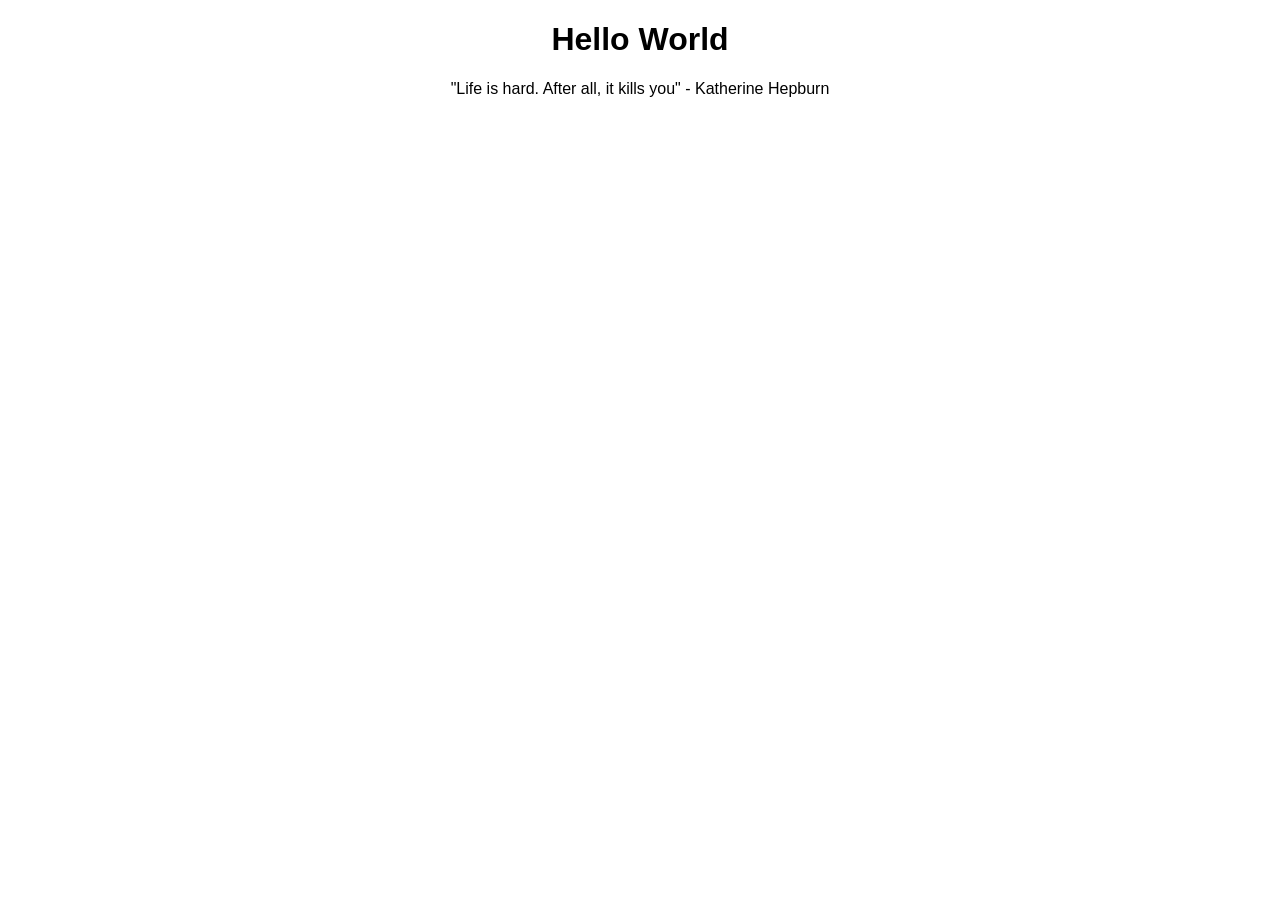
<file: project1/index.html>
<!DOCTYPE html>
<html lang="en">
    <head>
        <meta charset="utf-8">
        <title>Home - Zulema Sotelo</title>
        <link rel="stylesheet" href="css/styles.css">
    </head>
    <body>
        <h1 style="text-align: center;">Hello World</h1>
        <p style="text-align: center;">"Life is hard. After all, it kills you" - Katherine Hepburn</p>
    </body>
</html>
</file>
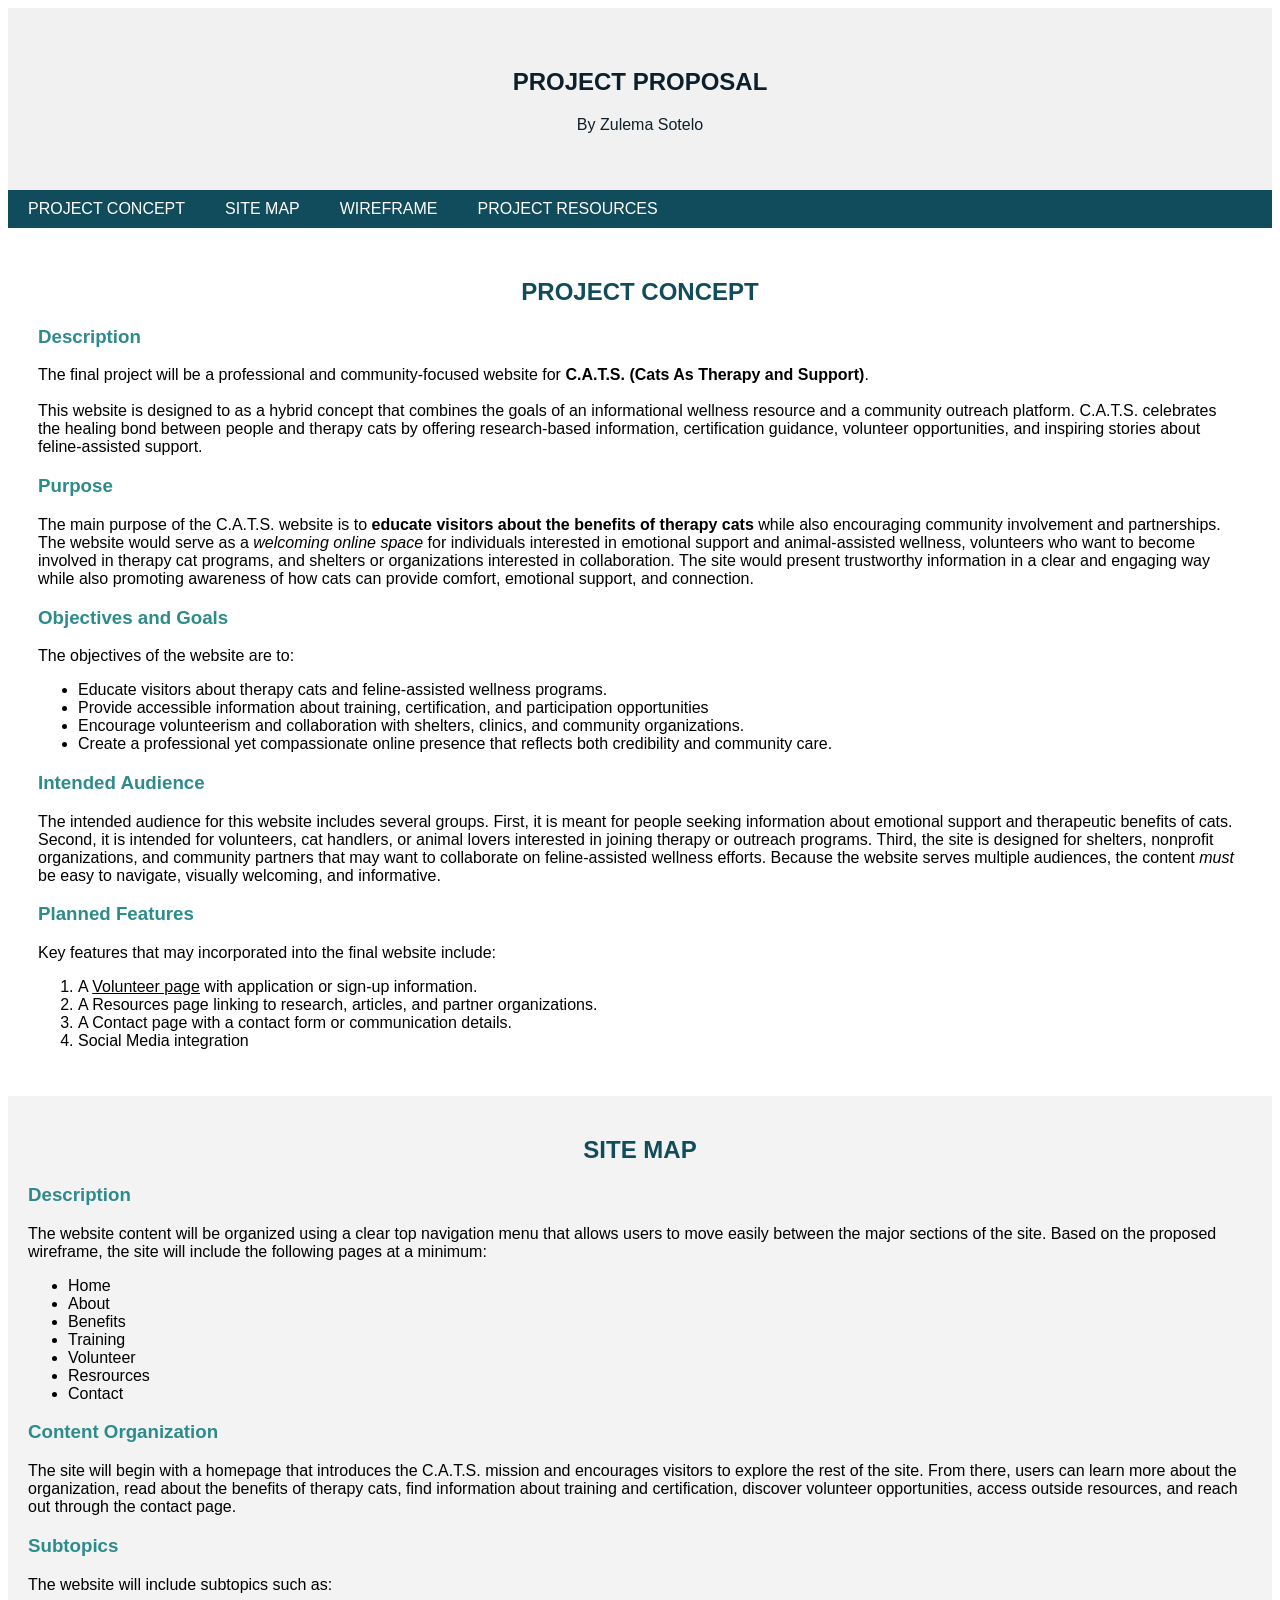
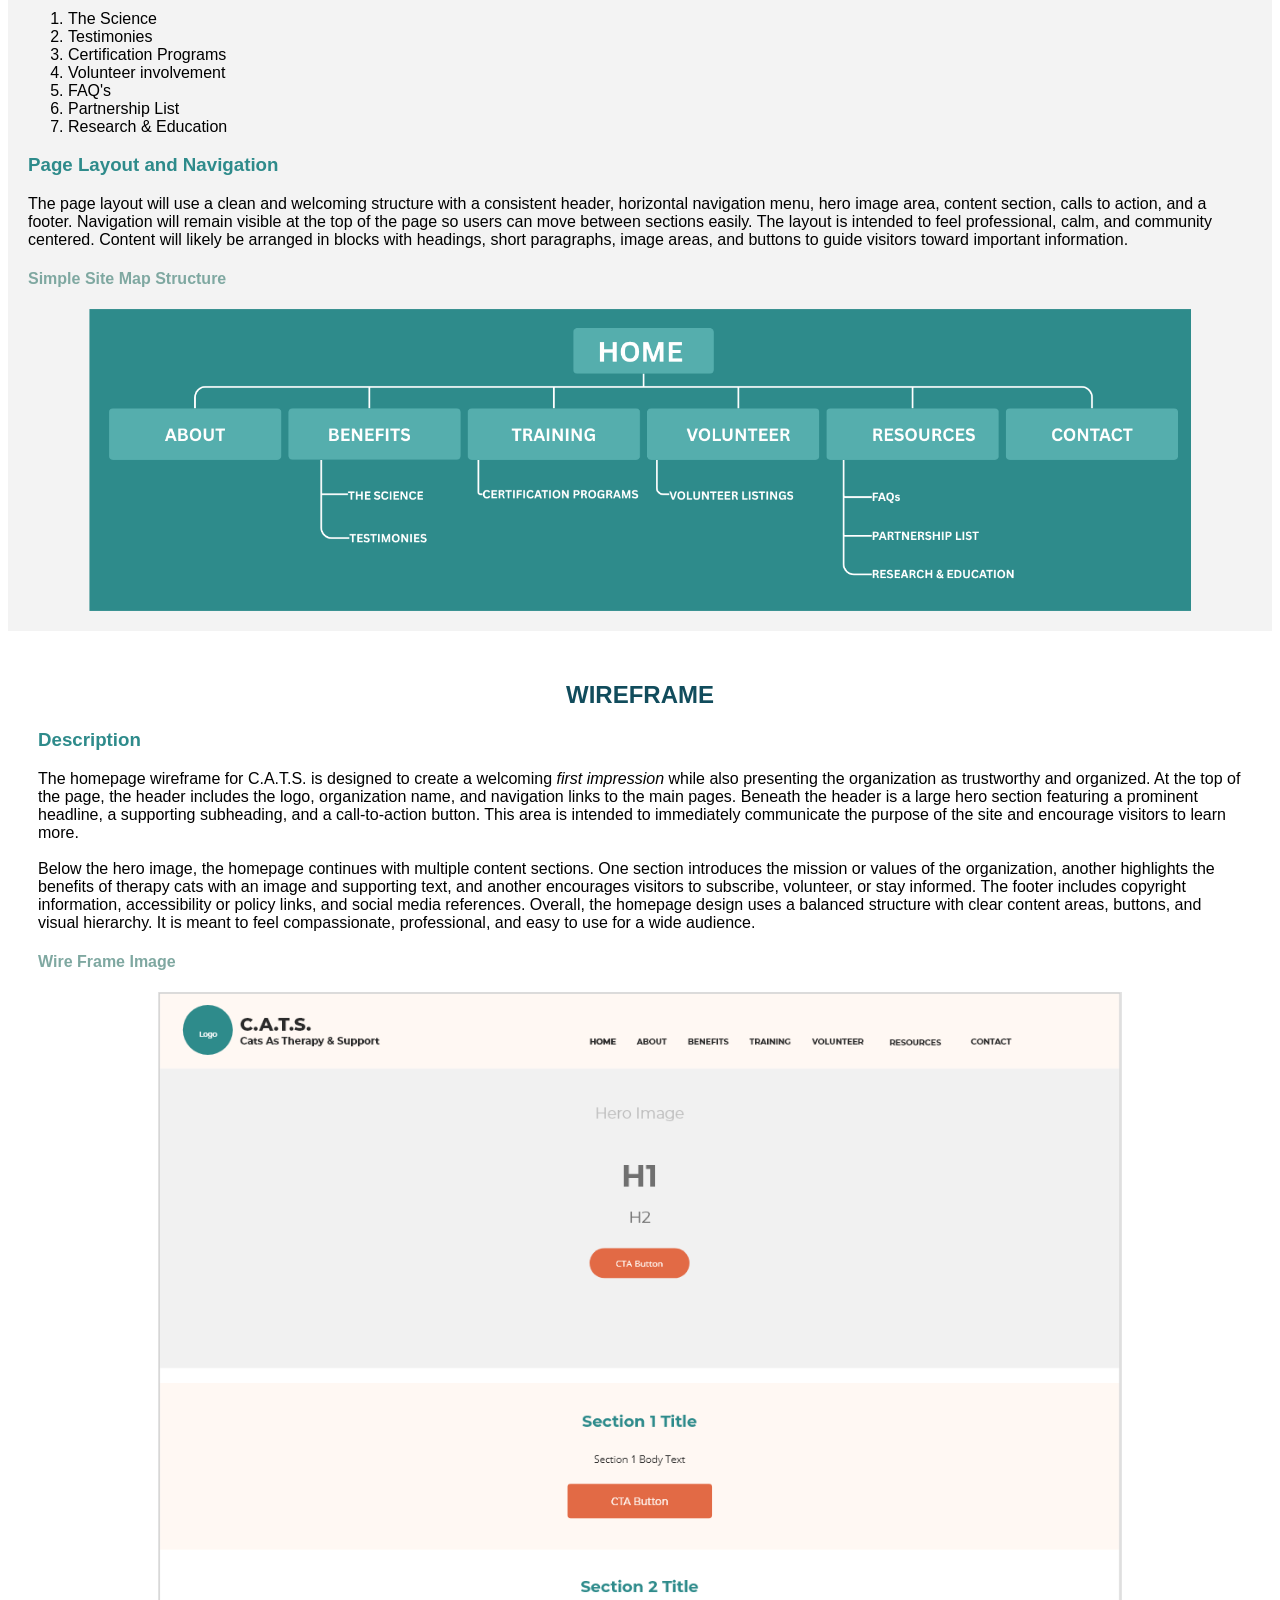
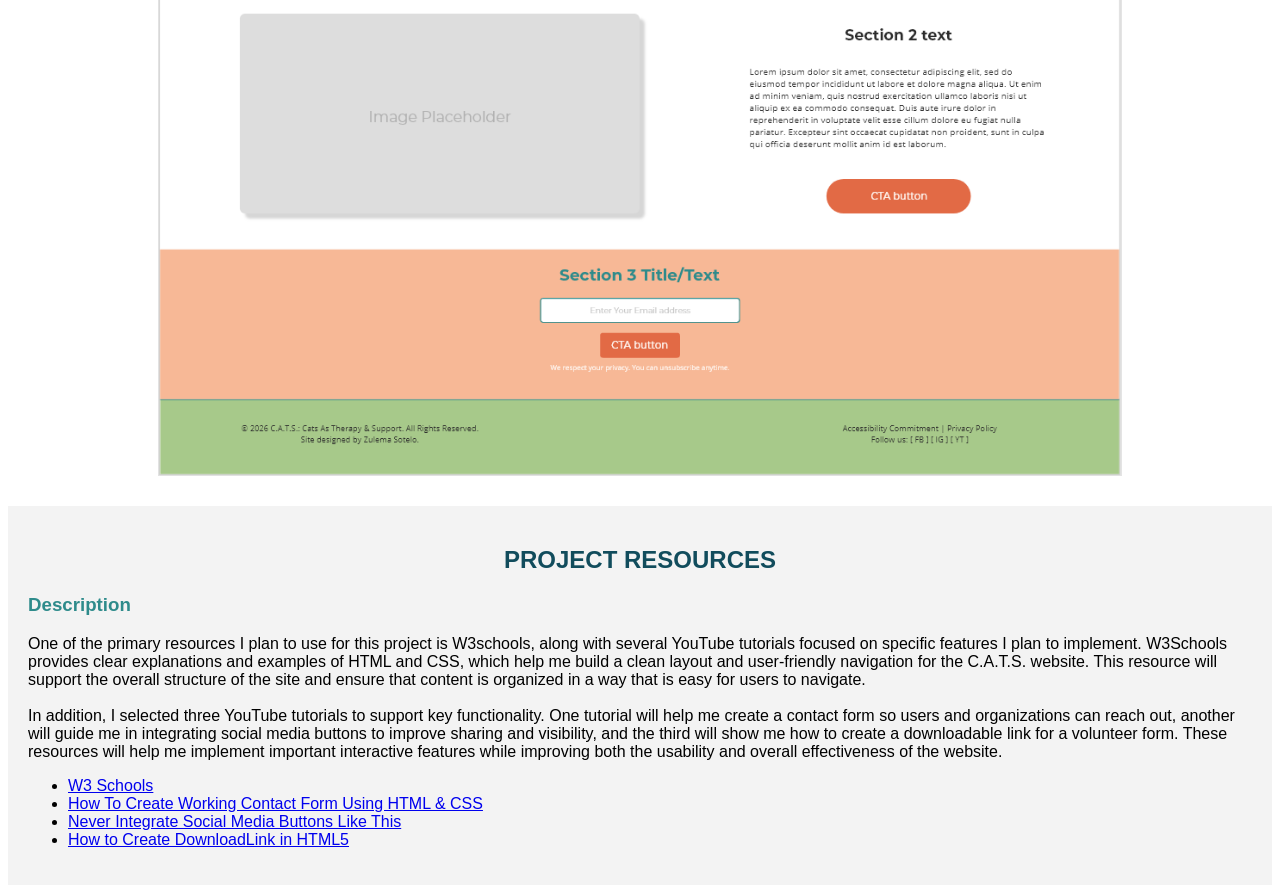
<file: project2/index.html>
<!DOCTYPE html>
<html lang="en">
    <head>
        <meta charset="utf-8">
        <meta name="viewport" content="width=device-width, initial-scale=1.0">
        <title>Project 2</title>
        <link rel="stylesheet" href="css/styles.css">
    </head>
    <body>
        <article>
        <header class="headTitle">
            <h1> PROJECT PROPOSAL</h1>
            <p> By Zulema Sotelo </p>
        </header>
        <!-- Navigation Links -->
         <nav>
            <ul class="navbar">
                <li><a href="#PC"> PROJECT CONCEPT </a></li>
                <li><a href="#SM"> SITE MAP</a></li>
                <li><a href="#WF"> WIREFRAME </a></li>
                <li><a href="#PR"> PROJECT RESOURCES </a></li>
            </ul>
        </nav>
        <section class="sectionwhite">
            <header>
                <h2 id="PC"> PROJECT CONCEPT </h2>
            </header>
                <h3> Description </h3>
                    <p> The final project will be a professional and community-focused website for <strong>C.A.T.S. (Cats As Therapy and Support)</strong>.<br><br> This website is designed to as a hybrid concept that combines the goals of an informational wellness resource and a community outreach platform. C.A.T.S. celebrates the healing bond between people and therapy cats by offering research-based information, certification guidance, volunteer opportunities, and inspiring stories about feline-assisted support. </p>
                <h3> Purpose</h3>
                    <p> The main purpose of the C.A.T.S. website is to <strong>educate visitors about the benefits of therapy cats</strong> while also encouraging community involvement and partnerships. The website would serve as a <em>welcoming online space</em> for individuals interested in emotional support and animal-assisted wellness, volunteers who want to become involved in therapy cat programs, and shelters or organizations interested in collaboration. The site would present trustworthy information in a clear and engaging way while also promoting awareness of how cats can provide comfort, emotional support, and connection.</p>
                <h3> Objectives and Goals </h3>
                    <p> The objectives of the website are to:</p>
                        <ul>
                            <li> Educate visitors about therapy cats and feline-assisted wellness programs.</li>
                            <li> Provide accessible information about training, certification, and participation opportunities</li>
                            <li> Encourage volunteerism and collaboration with shelters, clinics, and community organizations.</li>
                            <li> Create a professional yet compassionate online presence that reflects both credibility and community care.</li>
                        </ul>
                <h3> Intended Audience </h3>
                    <p> The intended audience for this website includes several groups. First, it is meant for people seeking information about emotional support and therapeutic benefits of cats. Second, it is intended for volunteers, cat handlers, or animal lovers interested in joining therapy or outreach programs. Third, the site is designed for shelters, nonprofit organizations, and community partners that may want to collaborate on feline-assisted wellness efforts. Because the website serves multiple audiences, the content <em>must</em> be easy to navigate, visually welcoming, and informative.</p>
                <h3> Planned Features </h3>
                    <p> Key features that may incorporated into the final website include:</p> 
                        <ol>
                            <li> A <u>Volunteer page</u> with application or sign-up information. </li>
                            <li> A Resources page linking to research, articles, and partner organizations. </li>
                            <li> A Contact page with a contact form or communication details. </li>
                            <li> Social Media integration</li>
                        </ol>  
        </section>  
        <section class="sectiongray">   
            <header>  
                <h2 id="SM">SITE MAP </h2>
            </header>  
                <h3> Description </h3>
                    <p> The website content will be organized using a clear top navigation menu that allows users to move easily between the major sections of the site. Based on the proposed wireframe, the site will include the following pages at a minimum:</p>
                        <ul>
                            <li> Home </li>
                            <li> About </li>
                            <li> Benefits </li>
                            <li> Training </li>
                            <li> Volunteer </li>
                            <li> Resrources </li>
                            <li> Contact </li>
                        </ul>                    
                <h3> Content Organization</h3>
                    <p> The site will begin with a homepage that introduces the C.A.T.S. mission and encourages visitors to explore the rest of the site. From there, users can learn more about the organization, read about the benefits of therapy cats, find information about training and certification, discover volunteer opportunities, access outside resources, and reach out through the contact page.</p>
                <h3> Subtopics </h3>
                    <p> The website will include subtopics such as:</p>
                        <ol>
                            <li> The Science</li>
                            <li> Testimonies</li>
                            <li> Certification Programs</li>
                            <li> Volunteer involvement</li>
                            <li> FAQ's</li>
                            <li> Partnership List</li>
                            <li> Research & Education</li>
                        </ol>
                <h3> Page Layout and Navigation</h3>
                    <p> The page layout will use a clean and welcoming structure with a consistent header, horizontal navigation menu, hero image area, content section, calls to action, and a footer. Navigation will remain visible at the top of the page so users can move between sections easily. The layout is intended to feel professional, calm, and community centered. Content will likely be arranged in blocks with headings, short paragraphs, image areas, and buttons to guide visitors toward important information.</p> 
                    <h4> Simple Site Map Structure </h4>
                        <img src="imges/Site_Map.png" class="siteDiagram" alt="C.A.T.S Site map illustration">
        </section>
        <section class="sectionwhite">
            <header>
                <h2 id="WF"> WIREFRAME </h2>
            </header>
                <h3> Description </h3>
                    <p> The homepage wireframe for C.A.T.S. is designed to create a welcoming <em>first impression</em> while also presenting the organization as trustworthy and organized. At the top of the page, the header includes the logo, organization name, and navigation links to the main pages. Beneath the header is a large hero section featuring a prominent headline, a supporting subheading, and a call-to-action button. This area is intended to immediately communicate the purpose of the site and encourage visitors to learn more. <br><br>
                    Below the hero image, the homepage continues with multiple content sections. One section introduces the mission or values of the organization, another highlights the benefits of therapy cats with an image and supporting text, and another encourages visitors to subscribe, volunteer, or stay informed. The footer includes copyright information, accessibility or policy links, and social media references. Overall, the homepage design uses a balanced structure with clear content areas, buttons, and visual hierarchy. It is meant to feel compassionate, professional, and easy to use for a wide audience. </p>
                    <h4> Wire Frame Image</h4>
                        <img src="imges/Site_Wireframe.png" class="wireframe" alt="C.A.T.S Home Page Wire Frame">
        </section>
        <section class="sectiongray">
            <header>
            <h2 id="PR"> PROJECT RESOURCES </h2>
            </header>
                <h3> Description </h3>
                <p> One of the primary resources I plan to use for this project is W3schools, along with several YouTube tutorials focused on specific features I plan to implement. W3Schools provides clear explanations and examples of HTML and CSS, which help me build a clean layout and user-friendly navigation for the C.A.T.S. website. This resource will support the overall structure of the site and ensure that content is organized in a way that is easy for users to navigate.<br><br>In addition, I selected three YouTube tutorials to support key functionality. One tutorial will help me create a contact form so users and organizations can reach out, another will guide me in integrating social media buttons to improve sharing and visibility, and the third will show me how to create a downloadable link for a volunteer form. These resources will help me implement important interactive features while improving both the usability and overall effectiveness of the website.</p>
                <ul>
                    <li><a href="https://www.w3schools.com/" target="_blank">W3 Schools</a></li>
                    <li><a href="https://www.youtube.com/watch?v=-HeadgoqJ7A" target="_blank">How To Create Working Contact Form Using HTML & CSS </a></li>
                    <li><a href="https://www.youtube.com/watch?v=zOjBdzBaWSs" target="_blank">Never Integrate Social Media Buttons Like This</a></li>
                    <li><a href="https://www.youtube.com/watch?v=7c4cNgD5KNA" target="_blank">How to Create DownloadLink in HTML5</a></li>
                </ul>
        </section>
    </article>
</html>
</file>
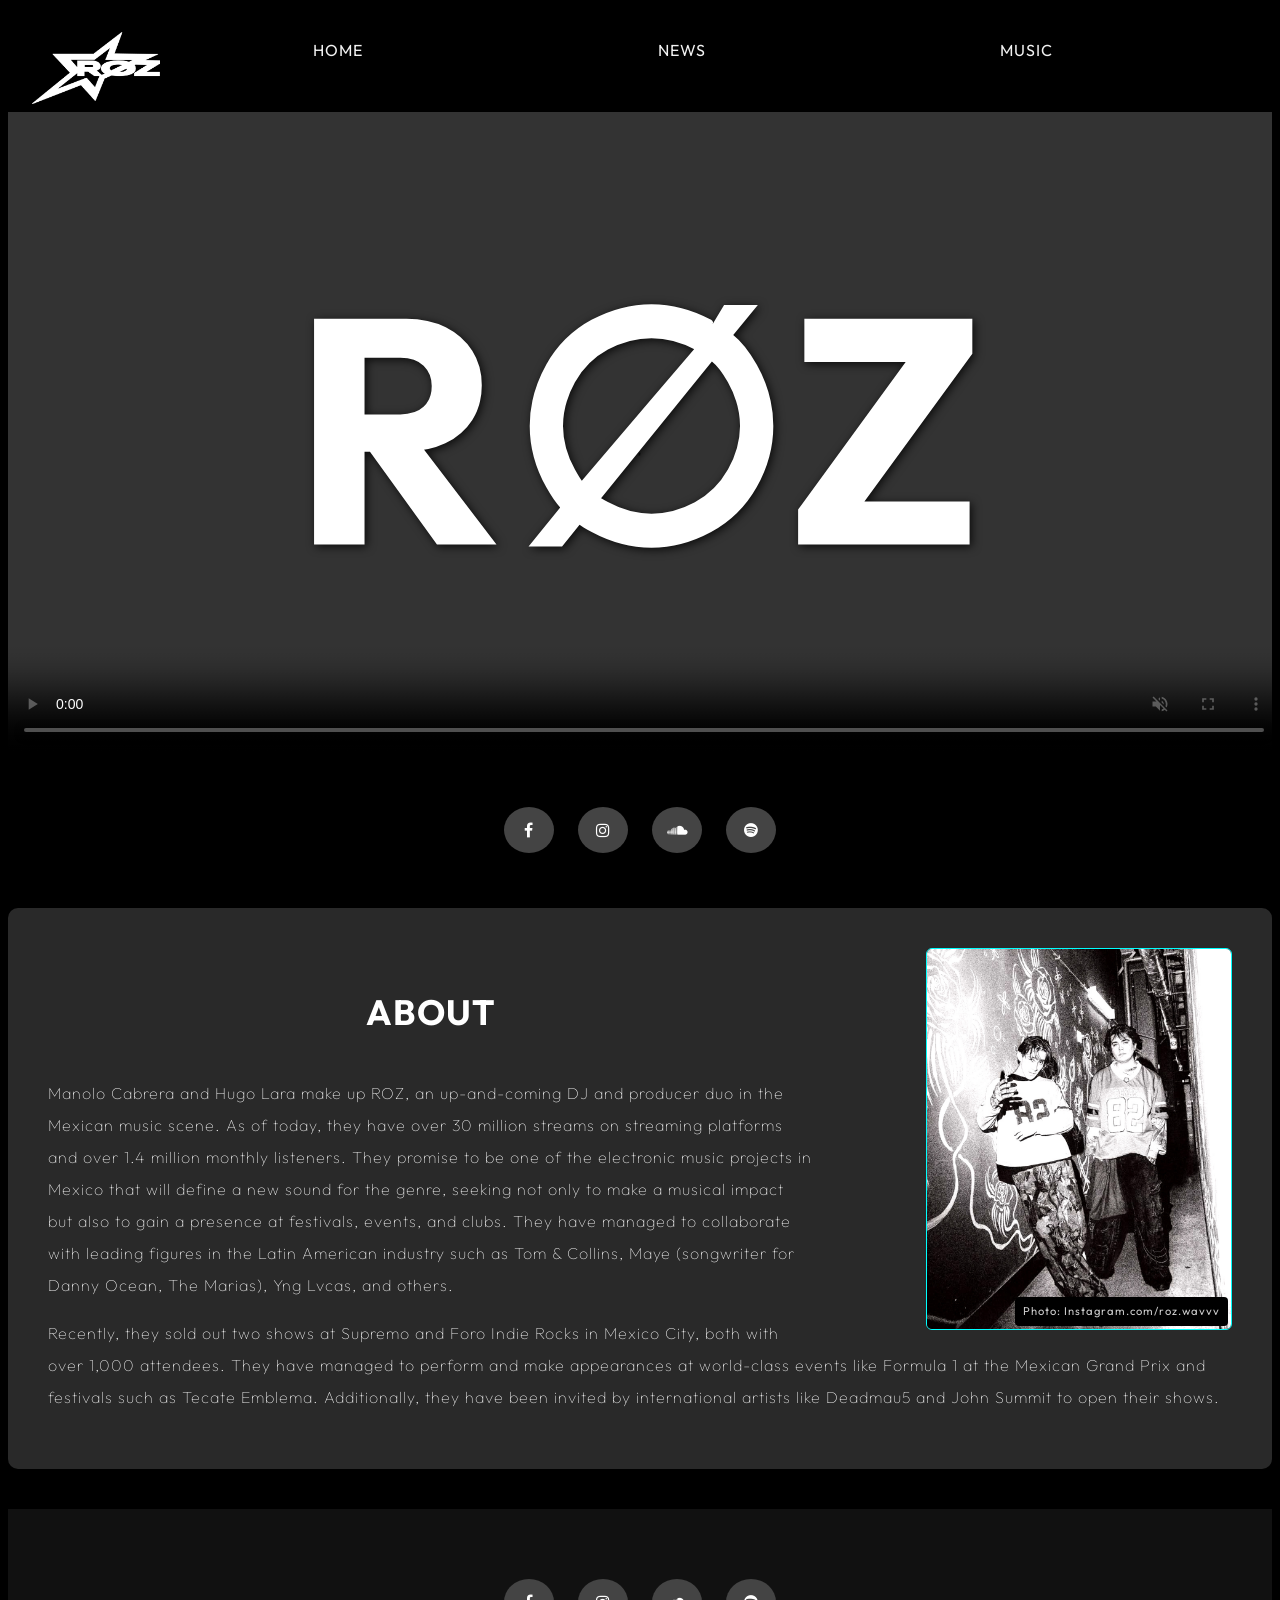
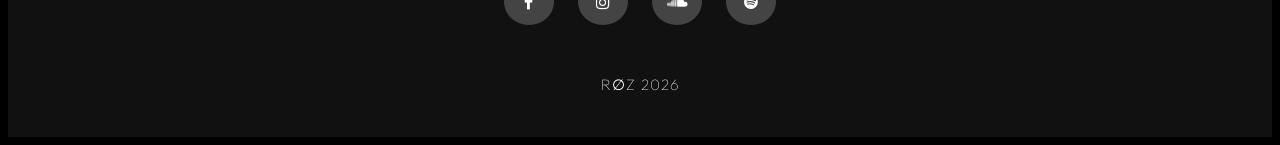
<file: project3/index.html>
<!DOCTYPE html>
<html lang="en">
    <head>
        <meta charset="utf-8">
        <meta name="viewport" content="width=device-width, initial-scale=1.0">
        <title>R&empty;Z</title>
        <link rel="stylesheet" href="css/style.css">
        <link rel="stylesheet" href="https://cdnjs.cloudflare.com/ajax/libs/font-awesome/4.7.0/css/font-awesome.min.css">
        <link href="https://fonts.googleapis.com/css2?family=Outfit:wght@100..900&display=swap" rel="stylesheet">
    </head>
    <body>
        <div class="wrapper">
            <nav>
                <div class="topnav" id="myTopnav">
                    <img src="images/ROZ_Logo_WHT.png" class="logo" alt="ROZ white logo">
                    <a href="index.html">HOME</a>
                    <a href="news.html">NEWS</a>
                    <a href="music.html">MUSIC</a>
                </div>
            </nav>
            <header>
                <div>
                    <video id="videoBg" controls muted playsinline>
                        <source src="images/ROZ_Concert_Footage_1.mp4" type="video/mp4">
                        Your browser does not support the video tag.
                    </video>
                    <div class="VidTitle">
                        <h1 id="ROZTitle">R&empty;Z</h1>
                    </div>
                </div>
            </header>
            <div class="socialcenter">
                <a href="https://www.facebook.com/wearerozz" class="fa fa-facebook"></a>
                <a href="https://www.instagram.com/roz.wavvv/" class="fa fa-instagram"></a>
                <a href="https://soundcloud.com/roz-175282464" class="fa fa-soundcloud"></a>
                <a href="https://open.spotify.com/artist/0aULg7LximLNhI6lLzxcXI" class="fa fa-spotify"></a>
            </div>
            <div>
                <section class="about">
                    <figure class="AboutFigure">
                        <img src="images/ROZ_Instagram.jpg" alt="ROZ Portrait" id="AboutRoz">
                        <figcaption>Photo: Instagram.com/roz.wavvv</figcaption>
                    </figure>
                    <h2>ABOUT</h2>
                    <p>Manolo Cabrera and Hugo Lara make up ROZ, an up-and-coming DJ and producer duo in the Mexican music scene. As of today, they have over 30 million streams on streaming platforms and over 1.4 million monthly listeners. They promise to be one of the electronic music projects in Mexico that will define a new sound for the genre, seeking not only to make a musical impact but also to gain a presence at festivals, events, and clubs. They have managed to collaborate with leading figures in the Latin American industry such as Tom & Collins, Maye (songwriter for Danny Ocean, The Marias), Yng Lvcas, and others.</p>
                    <p>Recently, they sold out two shows at Supremo and Foro Indie Rocks in Mexico City, both with over 1,000 attendees. They have managed to perform and make appearances at world-class events like Formula 1 at the Mexican Grand Prix and festivals such as Tecate Emblema. Additionally, they have been invited by international artists like Deadmau5 and John Summit to open their shows.</p>
                </section>
            </div>
            <footer>
                <div class="socialcenter">
                    <a href="https://www.facebook.com/wearerozz" class="fa fa-facebook"></a>
                    <a href="https://www.instagram.com/roz.wavvv/" class="fa fa-instagram"></a>
                    <a href="https://soundcloud.com/roz-175282464" class="fa fa-soundcloud"></a>
                    <a href="https://open.spotify.com/artist/0aULg7LximLNhI6lLzxcXI" class="fa fa-spotify"></a>
                </div>
                <p>R&empty;Z 2026</p>
            </footer>
        </div>
    </body>
</html>
</file>
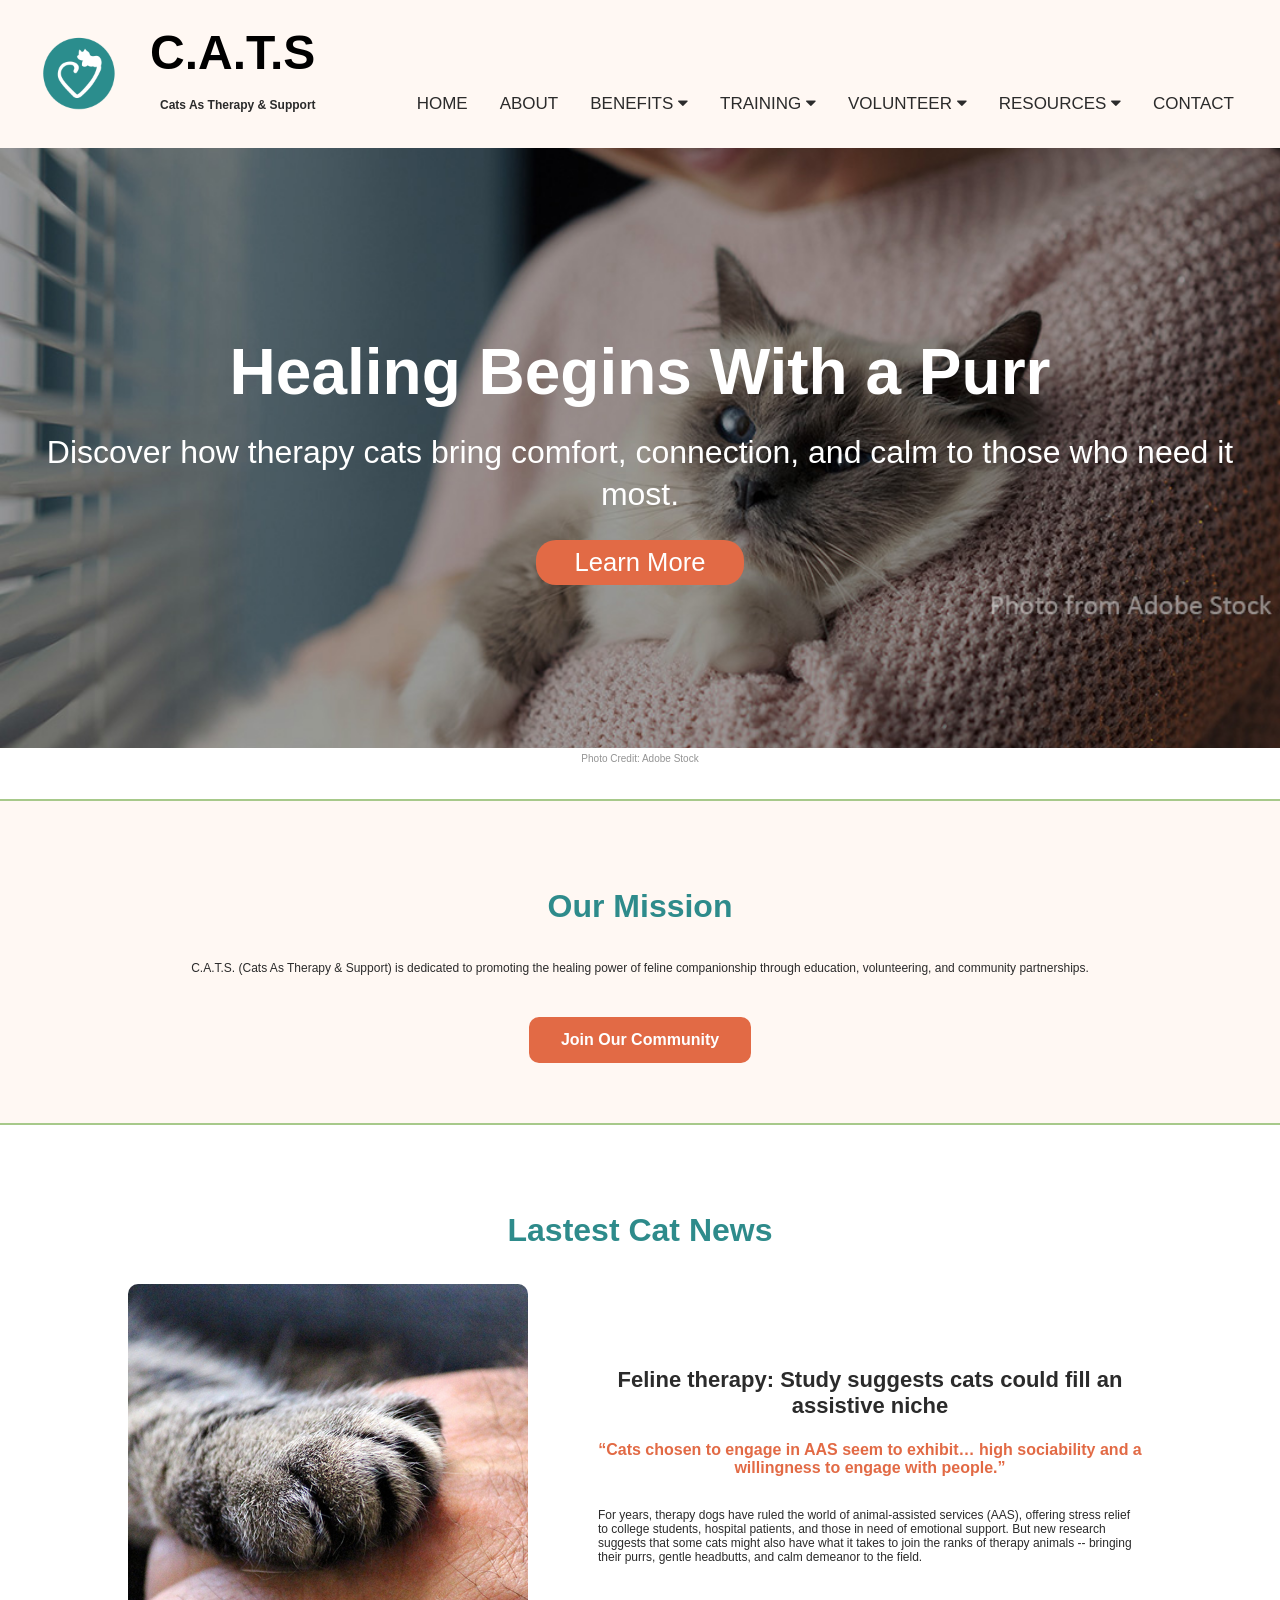
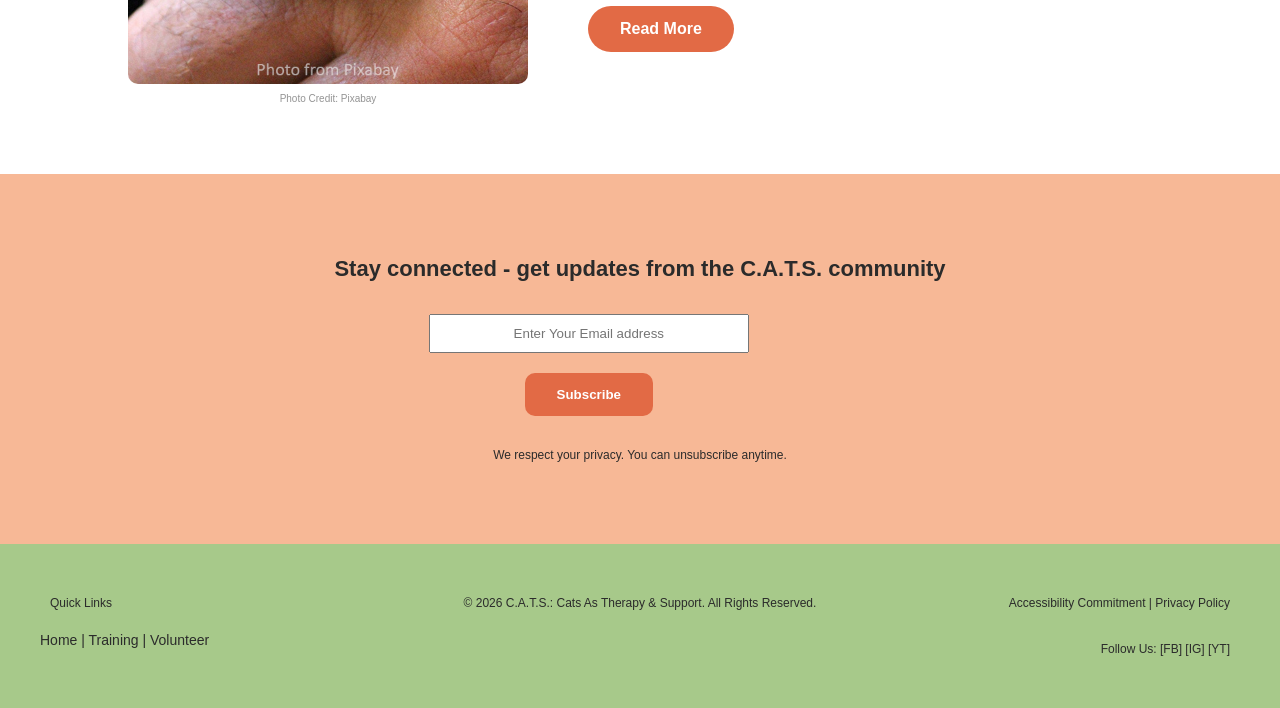
<file: project4/index.html>
<!DOCTYPE html>
<html lang="en"> 
    <head> 
        <meta charset="utf-8"> 
        <meta name="viewport" content="width=device-width, initial-scale=1.0"> 
        <title>Home</title> 
        <link rel="stylesheet" href="css/style.css"> 
        <link rel="stylesheet" href="https://cdnjs.cloudflare.com/ajax/libs/font-awesome/4.7.0/css/font-awesome.min.css"> 
    </head> 
    <body class="wrapper"> 
            <nav class="navbar"> 
            <div class="nav-left"> 
                <img src="images/cats_logo.png" alt="logo"> 
                <div> 
                    <h1 class="acronym">C.A.T.S</h1> 
                    <p class="nameFull"><strong>Cats As Therapy & Support</strong></p> 
                </div> 
            </div> 
            <div class="nav-links" id="myTopnav"> 
                <a href="index.html" class="active">HOME</a> 
                <a href="about.html" class="link">ABOUT</a>
                <div class="dropdown"> 
                    <a href="benefits.html" class="dropbtn">BENEFITS 
                        <i class="fa fa-caret-down"></i> 
                    </a> 
                    <div class="dropdown-content"> 
                        <a href="thescience.html">THE SCIENCE</a> 
                        <p>TESTIMONIES</p> 
                    </div> 
                </div> 
                <div class="dropdown"> 
                    <a href="training.html" class="dropbtn">TRAINING 
                        <i class="fa fa-caret-down"></i> 
                    </a> 
                    <div class="dropdown-content"> 
                        <p>CERTIFICATION PROGRAMS</p> 
                    </div> 
                </div> 
                <div class="dropdown"> 
                    <a href="volunteer.html" class="dropbtn">VOLUNTEER 
                        <i class="fa fa-caret-down"></i> 
                    </a> 
                    <div class="dropdown-content"> 
                        <p>VOLUNTEER LISTINGS</p> 
                    </div> 
                </div> 
                <div class="dropdown"> 
                    <a href="resources.html" class="dropbtn">RESOURCES 
                        <i class="fa fa-caret-down"></i> 
                    </a> 
                    <div class="dropdown-content"> 
                        <a href="faqs.html">FAQs</a> 
                        <p>PARTNERSHIP LIST</p> 
                    </div> 
                </div> 
                    <a href="contact.html" id="contact">CONTACT</a> 
                    <a href="javascript:void(0);" style="font-size:15px;" class="icon" onclick="myFunction()">&#9776;</a> 
            </div> 
        </nav>
        <section class="hero">
            <div>
                <img src="images/AdobeStock_328914227.jpg" class="hero-image" alt="woman holding cat">
                <p class="credit">Photo Credit: Adobe Stock</p>
                <div class="hero-content">
                    <h1>Healing Begins With a Purr </h1>
                    <p>Discover how therapy cats bring comfort, connection, and calm to those who need it most.</p>
                    <a href="about.html" class="herobutton">Learn More</a> 
                </div>
            </div>     
        </section>
        <section class="mission">
            <h2>Our Mission</h2>
            <p>C.A.T.S. (Cats As Therapy & Support) is dedicated to promoting the healing power of feline companionship through education, volunteering, and community partnerships.</p>
            <a href="volunteer.html" class="button1">Join Our Community</a>
        </section>
        <section class="news">
            <h2>Lastest Cat News</h2>
            <div class="story-grid">
                <div class="news-image">
                    <img src="images/counselling-cats-paw-1375792.jpg" alt="photo from pixabay of cat paw on human hand">
                    <p class="credit">Photo Credit: Pixabay</p>
                </div>
                <div class="news-text">
                    <h3>Feline therapy: Study suggests cats could fill an assistive niche</h3>
                    <h4>“Cats chosen to engage in AAS seem to exhibit… high sociability and a willingness to engage with people.”</h4>
                    <p>For years, therapy dogs have ruled the world of animal-assisted services (AAS), offering stress relief to college students, hospital patients, and those in need of emotional support. But new research suggests that some cats might also have what it takes to join the ranks of therapy animals -- bringing their purrs, gentle headbutts, and calm demeanor to the field.</p>
                    <a href="https://www.sciencedaily.com/releases/2025/03/250318141255.htm" class="button2">Read More</a>
                </div>
            </div>
        </section>
        <section class="newsletter">
            <h3>Stay connected - get updates from the C.A.T.S. community</h3>
            <form action="https://formsubmit.co/YOUR_EMAIL@example.com" method="POST">
                <input type="email" name="email" placeholder="Enter Your Email address">
                <button type="submit">Subscribe</button>
            </form>
            <p>We respect your privacy. You can unsubscribe anytime.</p>
        </section>
        <footer class="footer">
                <div class="footer-left">
                    <p>Quick Links</p>
                    <a href="index.html">Home |</a>
                    <a href="training.html">Training |</a>
                    <a href="volunteer.html">Volunteer</a>
                </div>
                <div class="footer-center">
                    <p>© 2026 C.A.T.S.: Cats As Therapy & Support. All Rights Reserved.</p>
                </div>
                <div class="footer-right">
                    <p>Accessibility Commitment | Privacy Policy</p>
                    <p>Follow Us: [FB] [IG] [YT]</p>
                </div>
            </footer>
                <script> 
                    function myFunction() { 
                        var x = document.getElementById("myTopnav");
                        if (x.className === "nav-links") { 
                            x.className += " responsive"; 
                        } else { 
                            x.className = "nav-links"; 
                        } 
                    } 
                </script>
    </body>
</html>
</file>
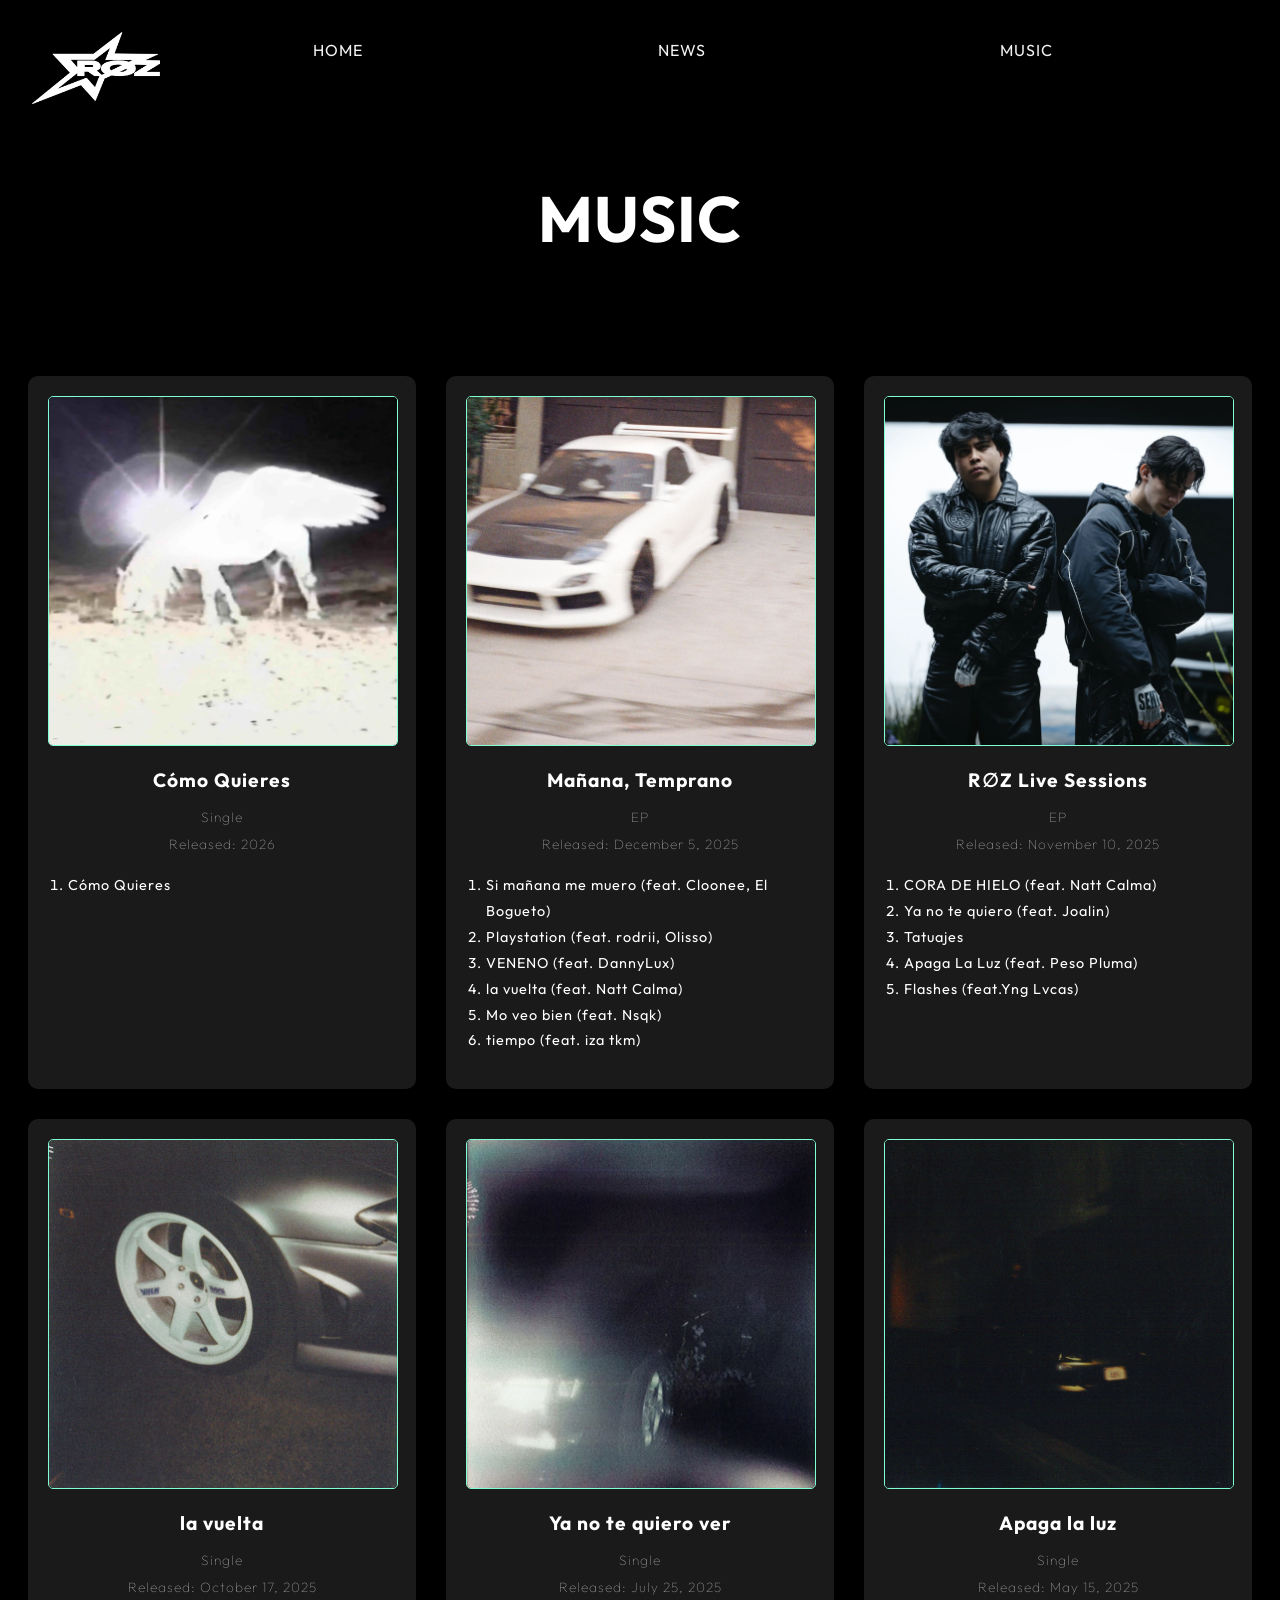
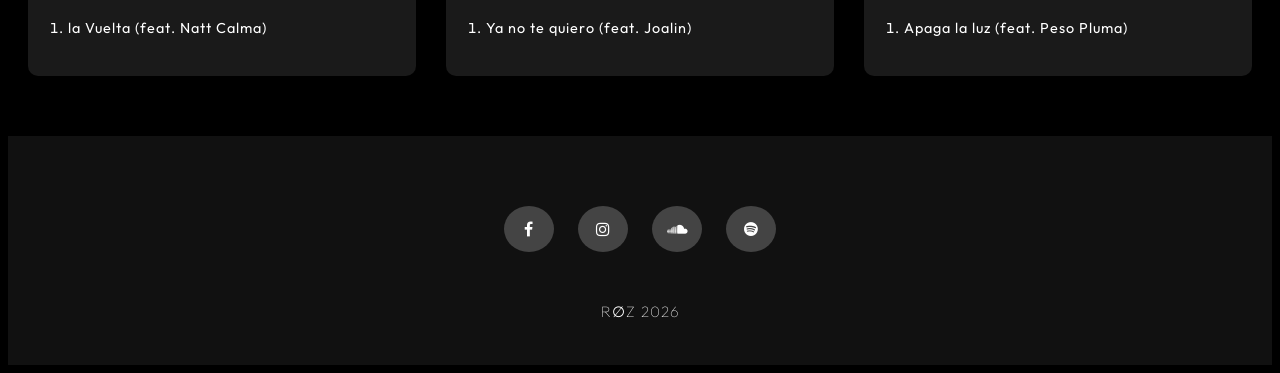
<file: project3/music.html>
<!DOCTYPE html>
<html lang="en">
    <head>
        <meta charset="utf-8">
        <meta name="viewport" content="width=device-width, initial-scale=1.0">
        <title>R&empty;Z</title>
        <link rel="stylesheet" href="css/style.css">
        <link rel="stylesheet" href="https://cdnjs.cloudflare.com/ajax/libs/font-awesome/4.7.0/css/font-awesome.min.css">
        <link href="https://fonts.googleapis.com/css2?family=Outfit:wght@100..900&display=swap" rel="stylesheet">
    </head>
    <body>
        <div class="wrapper">
            <nav>
                <div class="topnav" id="myTopnav">
                    <img src="images/ROZ_Logo_WHT.png" class="logo" alt="ROZ white logo">
                    <a href="index.html">HOME</a>
                    <a href="news.html">NEWS</a>
                    <a href="music.html">MUSIC</a>
                </div>
            </nav>
            <header class="MusicHeader">
                <h1>MUSIC</h1>
            </header>
            <section class="music-grid">
                <div class="album">
                    <a href="https://open.spotify.com/album/6xBAOaQTVa58kpSCyBDZ1r" target="_blank">
                        <img src="images/Como_Quieres_Cover.jpg" alt="Como Quieres Single Cover">
                    </a>
                    <h2>Cómo Quieres</h2>
                    <p class="album-info">Single<br>Released: 2026</p>
                    <ol class="tracklist">
                        <li>Cómo Quieres</li>
                    </ol>
                </div>
                <div class="album">
                    <a href="https://open.spotify.com/album/6Y2sfEJBZbqrHTKtRB0Bmi" target="_blank">
                        <img src="images/Manana_Cover.jpg" alt="Mañana, Temprano EP Cover">
                    </a>
                    <h2>Mañana, Temprano</h2>
                    <p class="album-info">EP<br>Released: December 5, 2025</p>
                    <ol class="tracklist">
                        <li>Si mañana me muero (feat. Cloonee, El Bogueto)</li>
                        <li>Playstation (feat. rodrii, Olisso)</li>
                        <li>VENENO (feat. DannyLux)</li>
                        <li>la vuelta (feat. Natt Calma)</li>
                        <li>Mo veo bien (feat. Nsqk)</li>
                        <li>tiempo (feat. iza tkm)</li>
                    </ol>
                </div>
                <div class="album">
                    <a href="https://open.spotify.com/album/00KpVHcDHe6LV4sPlPOvgA" target="_blank">
                        <img src="images/ROZ_LIVE_Cover.jpg" alt="ROZ Live Sessions EP Cover">
                    </a>
                    <h2>R&empty;Z Live Sessions</h2>
                    <p class="album-info">EP<br>Released: November 10, 2025</p>
                    <ol class="tracklist">
                        <li>CORA DE HIELO (feat. Natt Calma)</li>
                        <li>Ya no te quiero (feat. Joalin)</li>
                        <li>Tatuajes</li>
                        <li>Apaga La Luz (feat. Peso Pluma)</li>
                        <li>Flashes (feat.Yng Lvcas)</li>
                    </ol>
                </div>
                <div class="album">
                    <a href="https://open.spotify.com/album/5KCeDTcZYLehMtRszwxkoD" target="_blank">
                        <img src="images/La_Vuelta_Cover.jpg" alt="La Vuelta Cover">
                    </a>
                    <h2>la vuelta</h2>
                    <p class="album-info">Single<br>Released: October 17, 2025</p>
                    <ol class="tracklist">
                        <li>la Vuelta (feat. Natt Calma)</li>
                    </ol>
                </div>
                <div class="album">
                    <a href="https://open.spotify.com/album/1cZiPR4BvIiTr0x9P0zzP8" target="_blank">
                        <img src="images/YaNoTeQuiero_Cover.jpg" alt="Ya No Te Quiero Ver Cover">
                    </a>
                    <h2>Ya no te quiero ver</h2>
                    <p class="album-info">Single<br>Released: July 25, 2025</p>
                    <ol class="tracklist">
                        <li>Ya no te quiero (feat. Joalin)</li>
                    </ol>
                </div>
                <div class="album">
                    <a href="https://open.spotify.com/album/2lG9UbKlWrurlbT6GDZJCf" target="_blank">
                        <img src="images/ApagaLaLuz_Cover.jpg" alt="Apaga la luz Cover">
                    </a>
                    <h2>Apaga la luz</h2>
                    <p class="album-info">Single<br>Released: May 15, 2025</p>
                    <ol class="tracklist">
                        <li>Apaga la luz (feat. Peso Pluma)</li>
                    </ol>
                </div>
            </section>
            <footer>
                <div class="socialcenter">
                    <a href="https://www.facebook.com/wearerozz" class="fa fa-facebook"></a>
                    <a href="https://www.instagram.com/roz.wavvv/" class="fa fa-instagram"></a>
                    <a href="https://soundcloud.com/roz-175282464" class="fa fa-soundcloud"></a>
                    <a href="https://open.spotify.com/artist/0aULg7LximLNhI6lLzxcXI" class="fa fa-spotify"></a>
                </div>
                <p>R&empty;Z 2026</p>
            </footer>
        </div>
    </body>
</html>
</file>
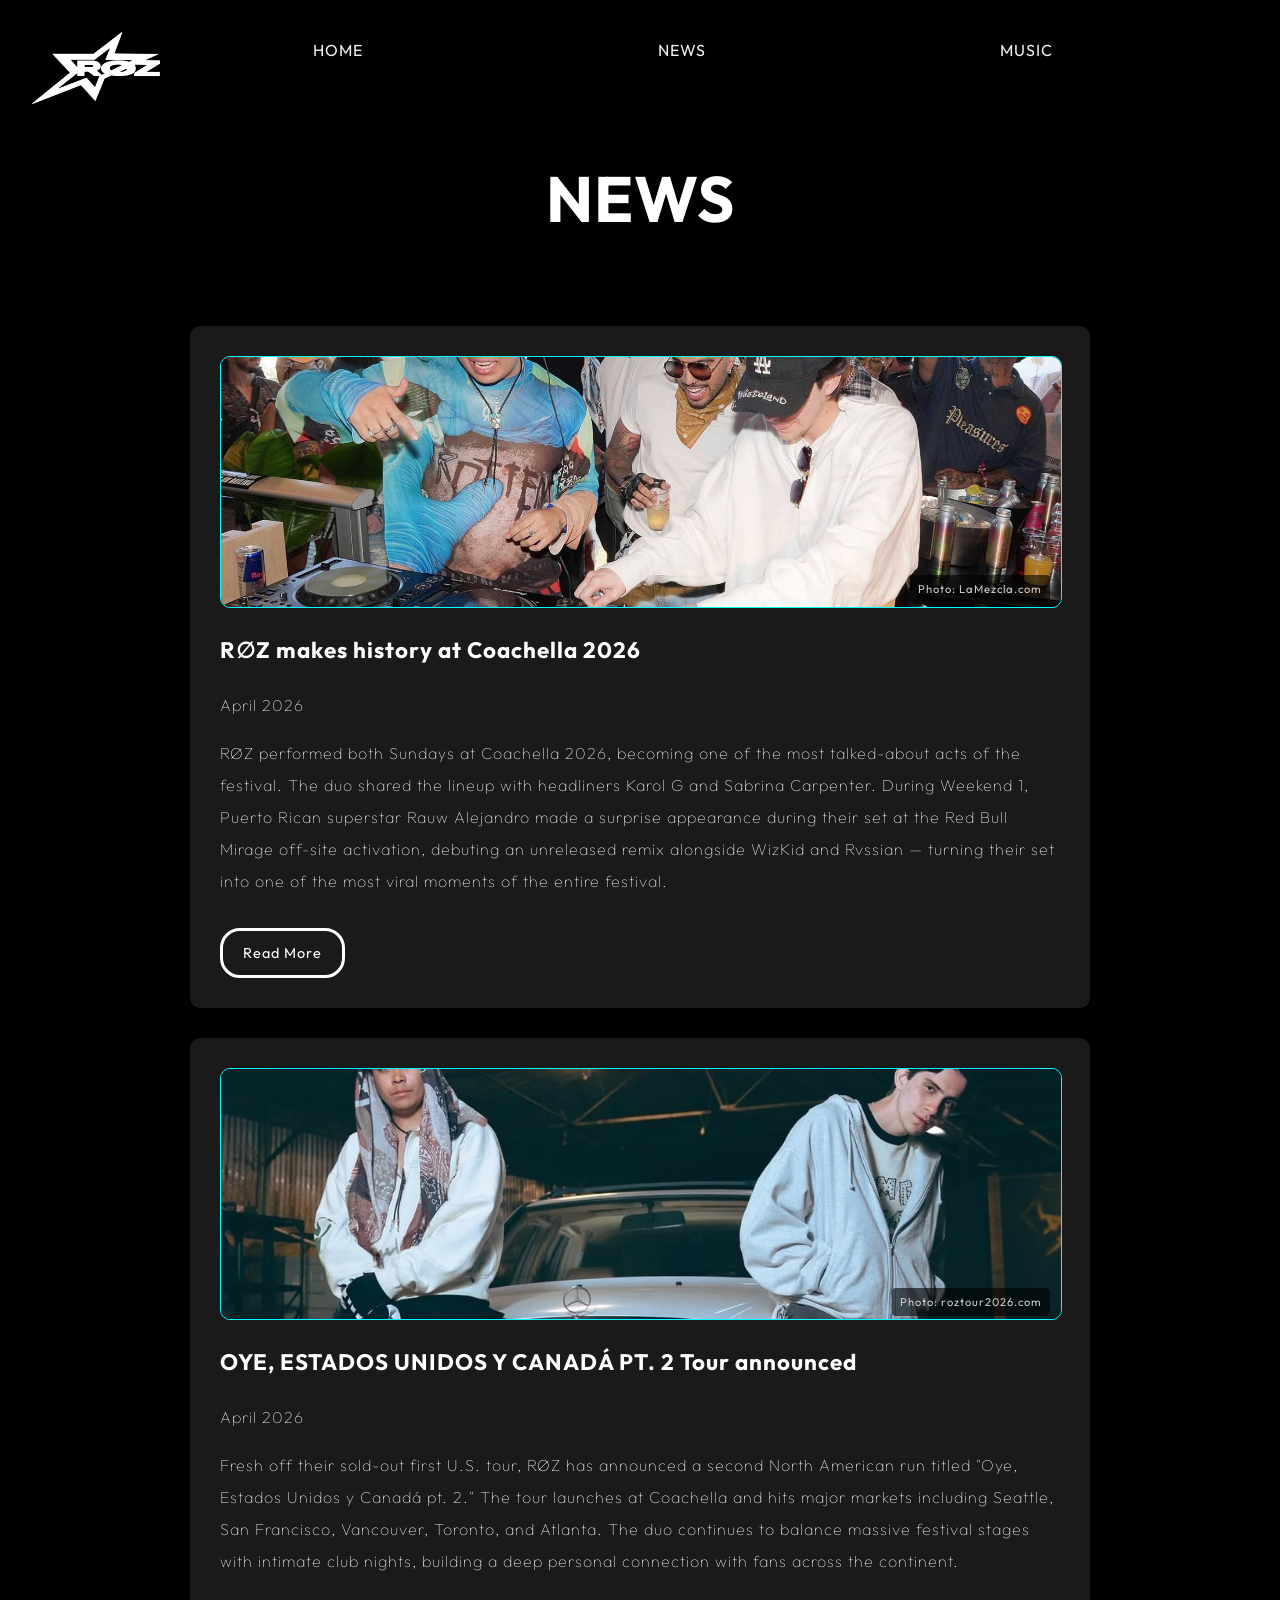
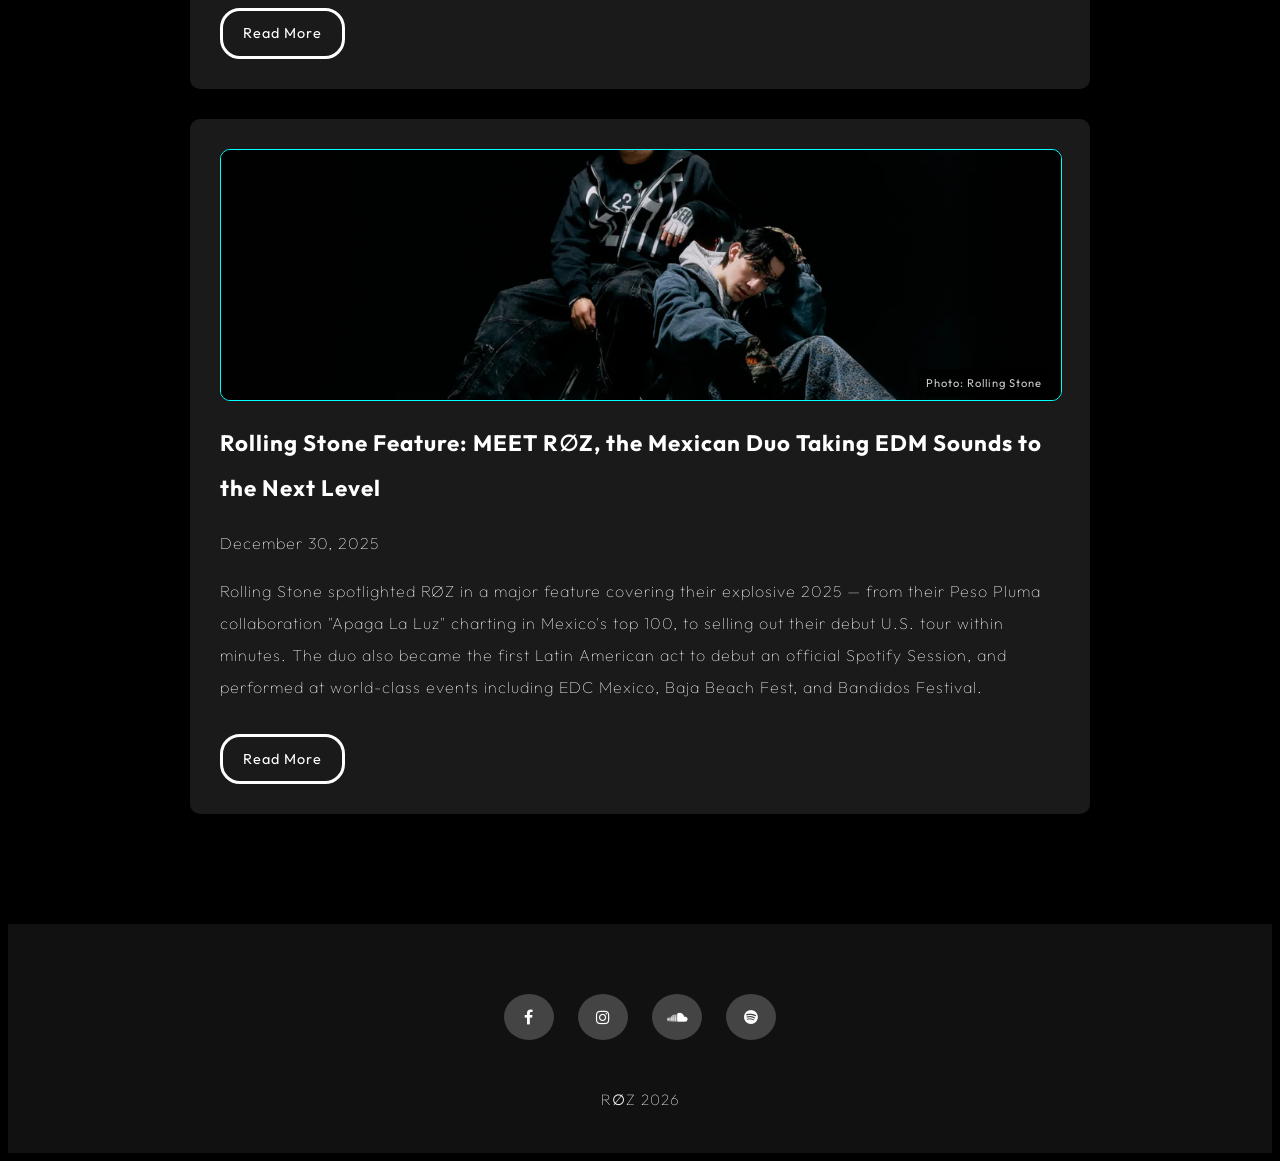
<file: project3/news.html>
<!DOCTYPE html>
<html lang="en">
    <head>
        <meta charset="utf-8">
        <meta name="viewport" content="width=device-width, initial-scale=1.0">
        <title>R&empty;Z</title>
        <link rel="stylesheet" href="css/style.css">
        <link rel="stylesheet" href="https://cdnjs.cloudflare.com/ajax/libs/font-awesome/4.7.0/css/font-awesome.min.css">
        <link href="https://fonts.googleapis.com/css2?family=Outfit:wght@100..900&display=swap" rel="stylesheet">
    </head>
    <body>
        <div class="wrapper">
            <nav>
                <div class="topnav" id="myTopnav">
                    <img src="images/ROZ_Logo_WHT.png" class="logo" alt="ROZ white logo">
                    <a href="index.html">HOME</a>
                    <a href="news.html">NEWS</a>
                    <a href="music.html">MUSIC</a>
                </div>
            </nav>
            <header class="HeaderPage">
                <h1>NEWS</h1>
            </header>
            <section class="newsSection">
                <article class="newsCard">
                    <figure class="newsPic">
                        <img src="images/LaMezcla.jpg" alt="ROZ performing">
                        <figcaption> Photo: LaMezcla.com</figcaption>
                    </figure>
                    <h2>R&empty;Z makes history at Coachella 2026</h2>
                    <p class="newDate">April 2026</p>
                    <p>RØZ performed both Sundays at Coachella 2026, becoming one of the most talked-about acts of the festival. The duo shared the lineup with headliners Karol G and Sabrina Carpenter. During Weekend 1, Puerto Rican superstar Rauw Alejandro made a surprise appearance during their set at the Red Bull Mirage off-site activation, debuting an unreleased remix alongside WizKid and Rvssian — turning their set into one of the most viral moments of the entire festival.</p>
                    <a href="https://lamezcla.com/rauw-alejandro-surprises-fans-at-coachella-2026-with-unreleased-remix-performance/" target="_blank" class="newsLink">Read More</a>
                </article>
                <article class="newsCard">
                    <figure class="newsPic">
                        <img src="images/Tour.jpg" alt="OYE, ESTADOS UNIDOS Y CANADÁ PT. 2 Tour pic">
                        <figcaption> Photo: roztour2026.com</figcaption>
                    </figure>
                    <h2>OYE, ESTADOS UNIDOS Y CANADÁ PT. 2 Tour announced</h2>
                    <p class="newDate">April 2026</p>
                    <p>Fresh off their sold-out first U.S. tour, RØZ has announced a second North American run titled "Oye, Estados Unidos y Canadá pt. 2." The tour launches at Coachella and hits major markets including Seattle, San Francisco, Vancouver, Toronto, and Atlanta. The duo continues to balance massive festival stages with intimate club nights, building a deep personal connection with fans across the continent.</p>
                    <a href="https://roztour2026.com/" target="_blank" class="newsLink">Read More</a>
                </article>
                <article class="newsCard">
                    <figure class="newsPic">
                        <img src="images/RollingStone.jpg" alt="ROZ Rolling Stone Feature">
                        <figcaption> Photo: Rolling Stone</figcaption>
                    </figure>
                    <h2>Rolling Stone Feature: MEET R&empty;Z, the Mexican Duo Taking EDM Sounds to the Next Level</h2>
                    <p class="newDate">December 30, 2025</p>
                    <p>Rolling Stone spotlighted RØZ in a major feature covering their explosive 2025 — from their Peso Pluma collaboration "Apaga La Luz" charting in Mexico's top 100, to selling out their debut U.S. tour within minutes. The duo also became the first Latin American act to debut an official Spotify Session, and performed at world-class events including EDC Mexico, Baja Beach Fest, and Bandidos Festival.</p>
                    <a href="https://www.rollingstone.com/music/music-latin/roz-new-music-peso-pluma-edm-1235472101/" target="_blank" class="newsLink">Read More</a>
                </article>
            </section>
            <footer>
                <div class="socialcenter">
                    <a href="https://www.facebook.com/wearerozz" class="fa fa-facebook"></a>
                    <a href="https://www.instagram.com/roz.wavvv/" class="fa fa-instagram"></a>
                    <a href="https://soundcloud.com/roz-175282464" class="fa fa-soundcloud"></a>
                    <a href="https://open.spotify.com/artist/0aULg7LximLNhI6lLzxcXI" class="fa fa-spotify"></a>
                </div>
                <p>R&empty;Z 2026</p>
            </footer>
        </div>
    </body>
</html>
</file>
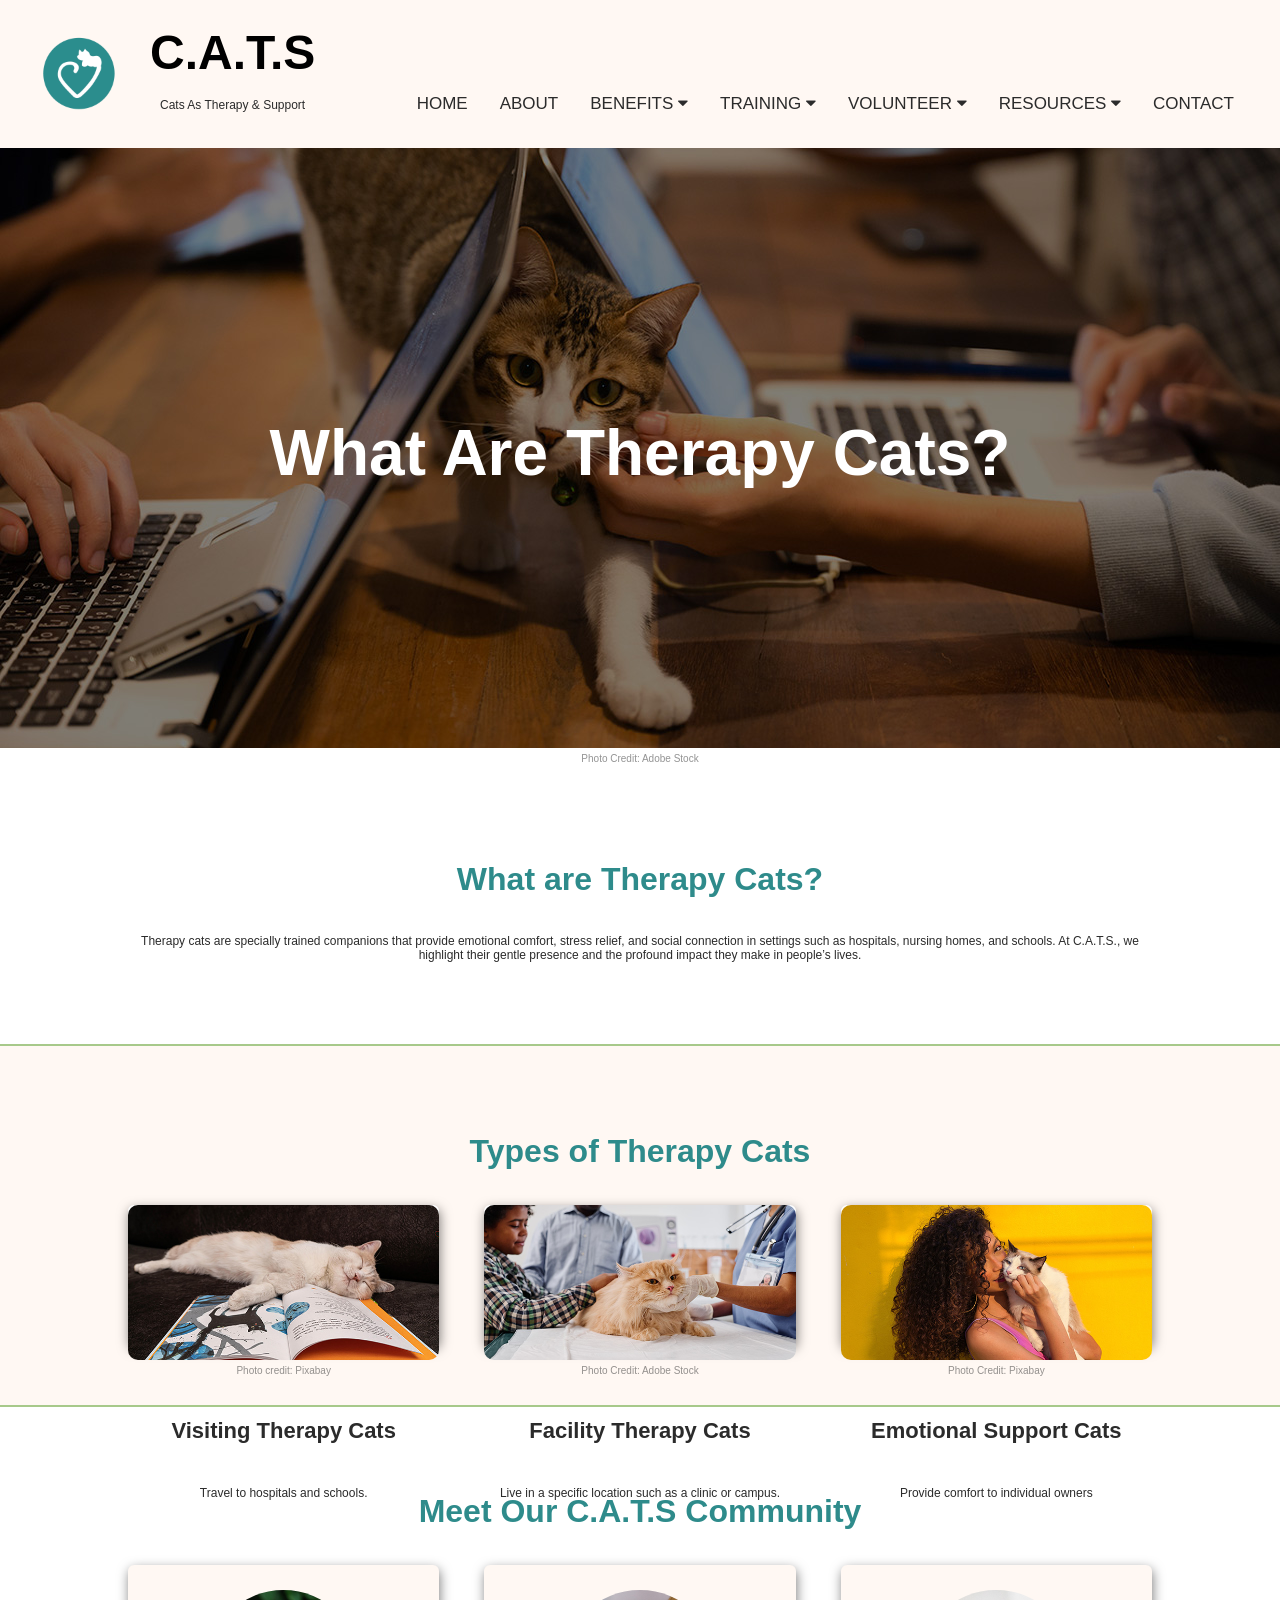
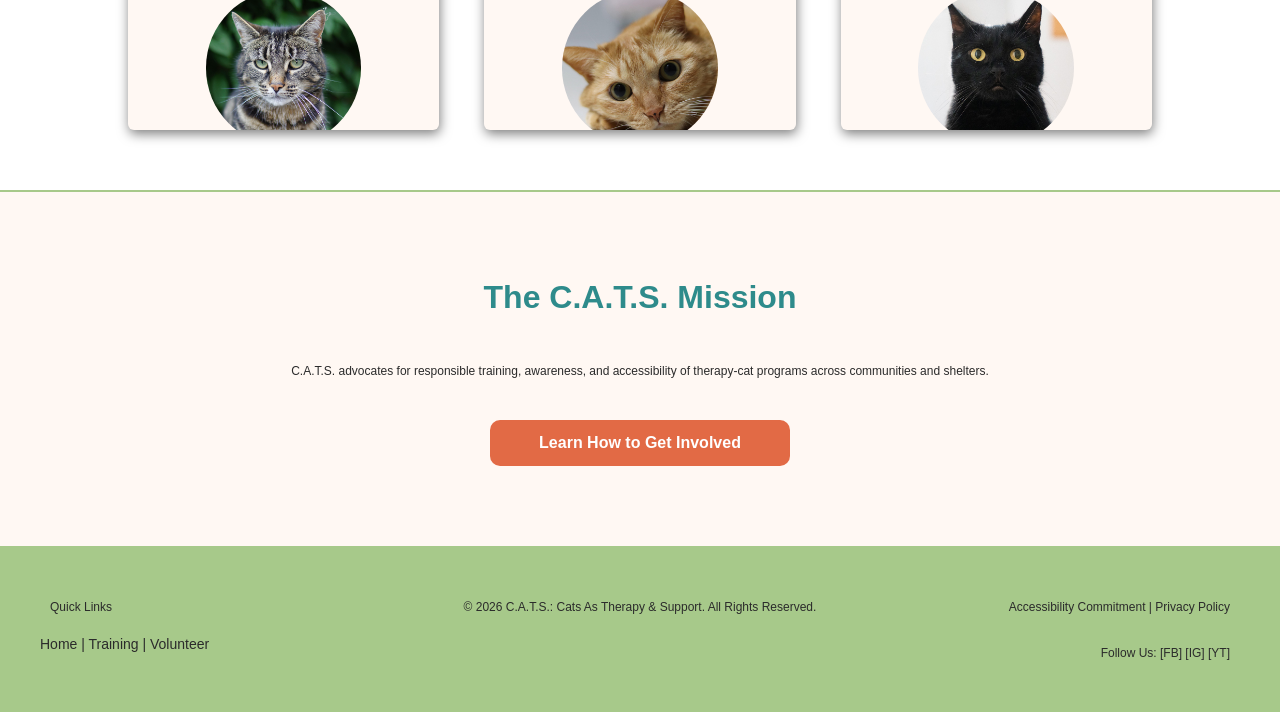
<file: project4/about.html>
<!DOCTYPE html>
<html lang="en"> 
    <head> 
        <meta charset="utf-8"> 
        <meta name="viewport" content="width=device-width, initial-scale=1.0"> 
        <title>About</title> 
        <link rel="stylesheet" href="css/style.css"> 
        <link rel="stylesheet" href="https://cdnjs.cloudflare.com/ajax/libs/font-awesome/4.7.0/css/font-awesome.min.css"> 
    </head> 
    <body class="wrapper"> 
        <nav class="navbar"> 
            <div class="nav-left"> 
                <img src="images/cats_logo.png" alt="logo"> 
                <div> 
                    <h1 class="acronym">C.A.T.S</h1> 
                    <p class="nameFull">Cats As Therapy & Support</p> 
                </div> 
            </div> 
            <div class="nav-links" id="myTopnav"> 
                <a href="index.html" class="active">HOME</a>
                <a href="about.html" class="link">ABOUT</a> 
                <div class="dropdown"> 
                    <a href="benefits.html" class="dropbtn">BENEFITS 
                        <i class="fa fa-caret-down"></i> 
                    </a> 
                    <div class="dropdown-content"> 
                        <a href="thescience.html">THE SCIENCE</a> 
                        <a href="testimonies.html">TESTIMONIES</a> 
                    </div> 
                </div> 
                <div class="dropdown"> 
                    <a href="training.html" class="dropbtn">TRAINING 
                        <i class="fa fa-caret-down"></i> 
                    </a> 
                    <div class="dropdown-content"> 
                        <a href="certification.html">CERTIFICATION PROGRAMS</a> 
                    </div> 
                </div> 
                <div class="dropdown"> 
                    <a href="volunteer.html" class="dropbtn">VOLUNTEER 
                        <i class="fa fa-caret-down"></i> 
                    </a> 
                    <div class="dropdown-content"> 
                        <a href="vlistings.html">VOLUNTEER LISTINGS</a> 
                    </div> 
                </div> 
                <div class="dropdown"> 
                    <a href="resources.html" class="dropbtn">RESOURCES 
                        <i class="fa fa-caret-down"></i> 
                    </a> 
                    <div class="dropdown-content"> 
                        <a href="faqs.html">FAQs</a> 
                        <a href="partners.html">PARTNERSHIP LIST</a> 
                    </div> 
                </div> 
                    <a href="contact.html" id="contact">CONTACT</a> 
                    <a href="javascript:void(0);" style="font-size:15px;" class="icon" onclick="myFunction()">&#9776;</a> 
            </div> 
        </nav> 
        <section class="hero">
            <div>
                <img src="images/AdobeStock_445008284.jpg" class="hero-image" alt="cat in a group">
                <p class="credit">Photo Credit: Adobe Stock</p>
                <div class="hero-content">
                    <h1>What Are Therapy Cats?</h1>
                </div>
            </div>     
        </section>
        <section class="intro-section">
            <h2>What are Therapy Cats?</h2>
            <p>Therapy cats are specially trained companions that provide emotional comfort, stress relief, and social connection in settings such as hospitals, nursing homes, and schools. At C.A.T.S., we highlight their gentle presence and the profound impact they make in people’s lives.</p>
        </section>
        <section class="types-section">
            <h2>Types of Therapy Cats</h2>
            <div class="card-grid">
                <div class="info-card1">
                    <div class="card-image">
                        <img src="images/murrrphoto-book-6888850.jpg">
                        <p class="credit">Photo credit: Pixabay</p>
                        <h3>Visiting Therapy Cats</h3>
                        <p>Travel to hospitals and schools.</p>
                    </div>
                </div>
                <div class="info-card1">
                    <div class="card-image">
                        <img src="images/AdobeStock_513652537.jpg">
                        <p class="credit">Photo Credit: Adobe Stock</p>
                        <h3>Facility Therapy Cats</h3>
                        <p>Live in a specific location such as a clinic or campus.</p>
                    </div>
                </div>
                <div class="info-card1">
                    <div class="card-image">
                        <img src="images/gajoromariofotografia-woman-9375864.jpg">
                        <p class="credit">Photo Credit: Pixabay</p>
                        <h3>Emotional Support Cats</h3>
                        <p>Provide comfort to individual owners</p>
                    </div>
                </div>
            </div>
        </section>
        <section class="community-section">
            <h2>Meet Our C.A.T.S Community</h2>
            <div class="card-grid">
                <div class="info-card2">
                    <div class="card-image">
                        <img src="images/lakeblog-cat-5893314.jpg" class="circle"> 
                        <p class="credit">Photo credit: pixabay</p>
                        <h3>Luna</h3>
                        <p>Luna is a gentle gray tabby who visits a local nursing home, where her quiet presence brings comfort to residents during their daily routines. She has a special way of curling up beside people who need a moment of calm.</p>
                    </div>
                </div>
                <div class="info-card2">
                    <div class="card-image">
                        <img src="images/mdtoast-cat-5927536.jpg" class="circle"> 
                        <p class="credit">Photo credit: pixabay</p>
                        <h3>Milo</h3>
                        <p>Milo is a playful orange cat who works with children in school programs, helping them feel more relaxed and open during reading and counseling sessions. His curious personality often turns nervous moments into smiles.</p>
                    </div>
                </div>
                <div class="info-card2">
                    <div class="card-image">
                        <img src="images/peggy_marco-cat-4445522.jpg" class="circle"> 
                        <p class="credit">Photo credit: pixabay</p>
                        <h3>Cleo</h3>
                        <p>Cleo is a calm and affectionate black cat who spends time in a community clinic, offering quiet companionship to patients in waiting areas. Her steady presence helps create a more peaceful and welcoming environment.</p>
                    </div>
                </div>
            </div>
        </section>
        <section class="mission-section">
            <h2>The C.A.T.S. Mission</h2>
                <p>C.A.T.S. advocates for responsible training, awareness, and accessibility of therapy-cat programs across communities and shelters.</p>
            <a href="volunteer.html" class="button">Learn How to Get Involved</a>
        </section>
        <footer class="footer">
            <div class="footer-left">
                <p>Quick Links</p>
                <a href="index.html">Home |</a>
                <a href="training.html">Training |</a>
                <a href="volunteer.html">Volunteer</a>
            </div>
            <div class="footer-center">
                <p>© 2026 C.A.T.S.: Cats As Therapy & Support. All Rights Reserved.</p>
            </div>
            <div class="footer-right">
                <p>Accessibility Commitment | Privacy Policy</p>
                <p>Follow Us: [FB] [IG] [YT]</p>
            </div>
        </footer>
        <script> 
            function myFunction() { 
                var x = document.getElementById("myTopnav");
                if (x.className === "nav-links") { 
                    x.className += " responsive"; 
                } else { 
                    x.className = "nav-links"; 
                } 
            } 
        </script>
    </body>
</html>
</file>
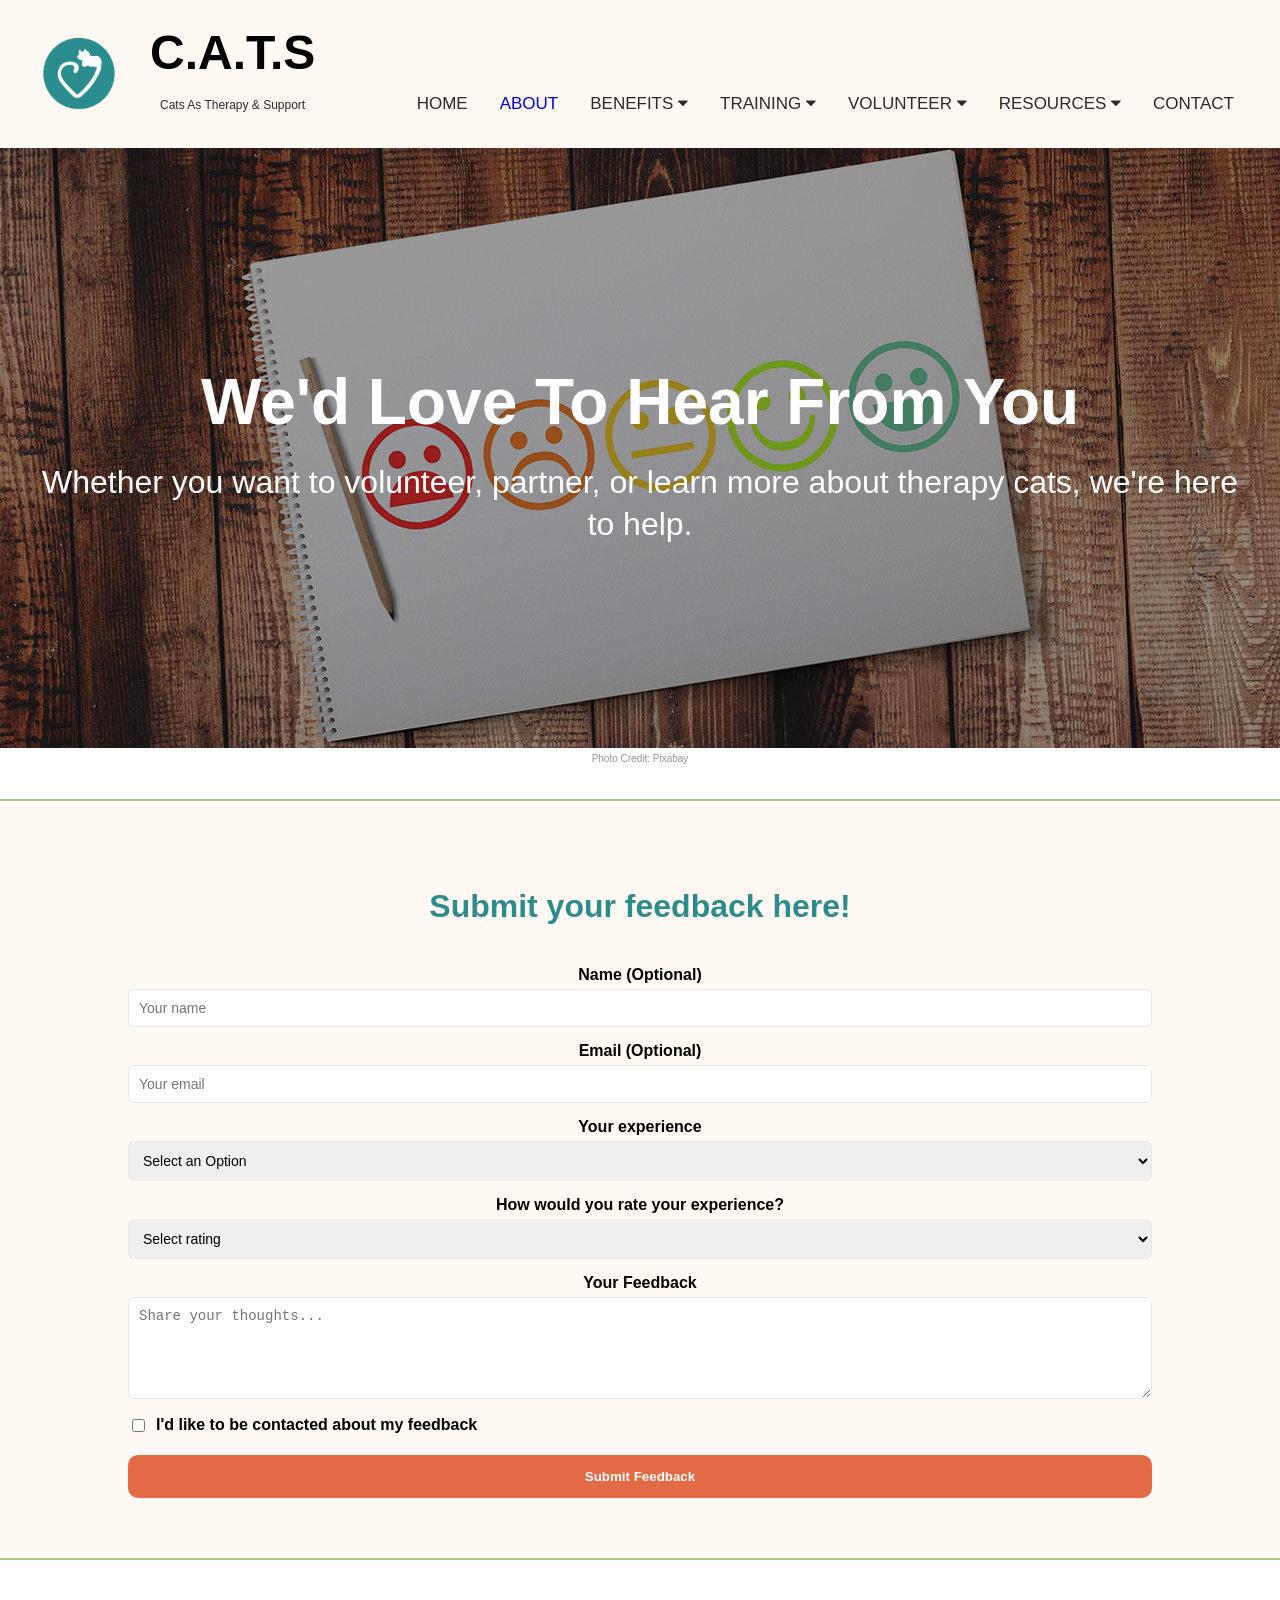
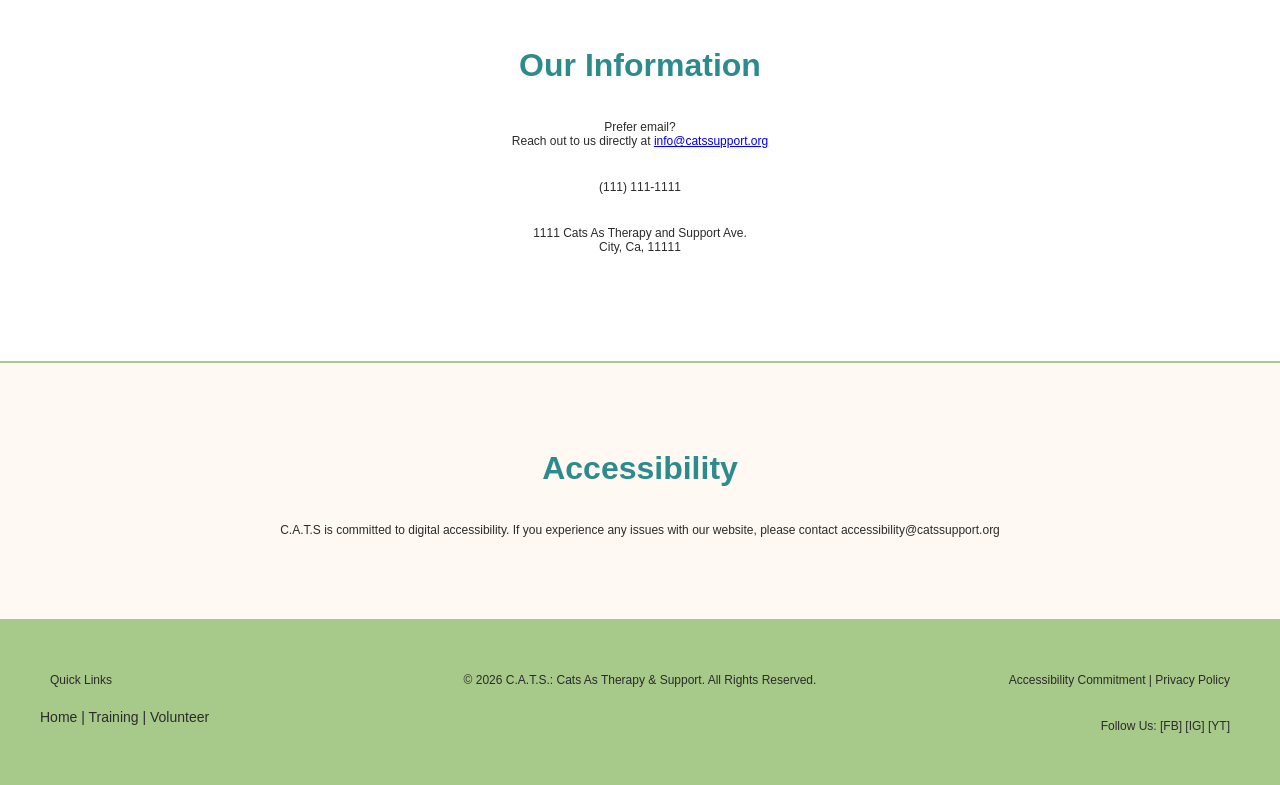
<file: project4/contact.html>
<!DOCTYPE html>
<html lang="en"> 
    <head> 
        <meta charset="utf-8"> 
        <meta name="viewport" content="width=device-width, initial-scale=1.0"> 
        <title>Contact</title> 
        <link rel="stylesheet" href="css/style.css"> 
        <link rel="stylesheet" href="https://cdnjs.cloudflare.com/ajax/libs/font-awesome/4.7.0/css/font-awesome.min.css"> 
    </head> 
    <body class="wrapper"> 
        <nav class="navbar"> 
            <div class="nav-left"> 
                <img src="images/cats_logo.png" alt="logo"> 
                <div> 
                    <h1 class="acronym">C.A.T.S</h1> 
                    <p class="nameFull">Cats As Therapy & Support</p> 
                </div> 
            </div> 
            <div class="nav-links" id="myTopnav"> 
                <a href="index.html" class="active">HOME</a>
                <a href="about.html">ABOUT</a> 
                <div class="dropdown"> 
                    <a href="benefits.html" class="dropbtn">BENEFITS 
                        <i class="fa fa-caret-down"></i> 
                    </a> 
                    <div class="dropdown-content"> 
                        <a href="thescience.html">THE SCIENCE</a> 
                        <p>TESTIMONIES</p> 
                    </div> 
                </div> 
                <div class="dropdown"> 
                    <a href="training.html" class="dropbtn">TRAINING 
                        <i class="fa fa-caret-down"></i> 
                    </a> 
                    <div class="dropdown-content"> 
                        <p>CERTIFICATION PROGRAMS</p> 
                    </div> 
                </div> 
                <div class="dropdown"> 
                    <a href="volunteer.html" class="dropbtn">VOLUNTEER 
                        <i class="fa fa-caret-down"></i> 
                    </a> 
                    <div class="dropdown-content"> 
                        <p>VOLUNTEER LISTINGS</p> 
                    </div> 
                </div> 
                <div class="dropdown"> 
                    <a href="resources.html" class="dropbtn">RESOURCES 
                        <i class="fa fa-caret-down"></i> 
                    </a> 
                    <div class="dropdown-content"> 
                        <a href="faqs.html">FAQs</a> 
                        <p>PARTNERSHIP LIST</p> 
                    </div> 
                </div> 
                    <a href="contact.html" id="contact">CONTACT</a> 
                    <a href="javascript:void(0);" style="font-size:15px;" class="icon" onclick="myFunction()">&#9776;</a> 
            </div> 
        </nav> 
        <section class="hero">
            <div>
                <img src="images/tumisu-smileys-5617876.jpg" class="hero-image" alt="emojis on paper">
                <p class="credit">Photo Credit: Pixabay</p>
                <div class="hero-content">
                    <h1>We'd Love To Hear From You</h1>
                    <p>Whether you want to volunteer, partner, or learn more about therapy cats, we're here to help.</p>
                </div>
            </div>     
        </section>
        <section class="contact-section">
            <h2>Submit your feedback here!</h2>
            <form class="feedback-form">
                <label for="name">Name (Optional)</label>
                <input type="text" id="name" name="name" placeholder="Your name">
                <label for="email">Email (Optional)</label>
                <input type="email" id="email" name="email" placeholder="Your email">
                <label for="experience">Your experience</label>
                <select id="experience" name="experience" required>
                    <option value="">Select an Option</option>
                    <option value="visitor">Website Visitor</option>
                    <option value="volunteer">Volunteer</option>
                    <option value="partner">Partner Organization</option>
                    <option value="other">Other</option>
                </select>
                <label for="rating">How would you rate your experience?</label>
                <select id="rating" name="rating" required>
                    <option value="">Select rating</option>
                    <option value="5">Excellent</option>
                    <option value="4">Good</option>
                    <option value="3">Average</option>
                    <option value="2">Needs Improvement</option>
                    <option value="1">Poor</option>
                </select>
                <label for="message">Your Feedback</label>
                <textarea id="message" name="message" rows="5" placeholder="Share your thoughts..." required></textarea>
                <label class="checkbox">
                    <input type="checkbox" name="followup">I'd like to be contacted about my feedback
                </label>
                <button type="submit" class="button1">Submit Feedback</button>
            </form>
        </section>
        <section class="us-section">
            <h2>Our Information</h2>
            <p>Prefer email? <br>Reach out to us directly at <a href="mailto:info@catssupport.org">info@catssupport.org</a></p>
            <p>(111) 111-1111</p>
            <p>1111 Cats As Therapy and Support Ave.<br>City, Ca, 11111</p>
        </section>
        <section class="accessibility-section">
            <h2>Accessibility</h2>
            <p>C.A.T.S is committed to digital accessibility. If you experience any issues with our website, please contact accessibility@catssupport.org</p>
        </section>
        <footer class="footer">
                <div class="footer-left">
                    <p>Quick Links</p>
                    <a href="index.html">Home |</a>
                    <a href="training.html">Training |</a>
                    <a href="volunteer.html">Volunteer</a>
                </div>
                <div class="footer-center">
                    <p>© 2026 C.A.T.S.: Cats As Therapy & Support. All Rights Reserved.</p>
                </div>
                <div class="footer-right">
                    <p>Accessibility Commitment | Privacy Policy</p>
                    <p>Follow Us: [FB] [IG] [YT]</p>
                </div>
            </footer>
                <script> 
                    function myFunction() { 
                        var x = document.getElementById("myTopnav");
                        if (x.className === "nav-links") { 
                            x.className += " responsive"; 
                        } else { 
                            x.className = "nav-links"; 
                        } 
                    } 
                </script>
    </body>
</html>
</file>
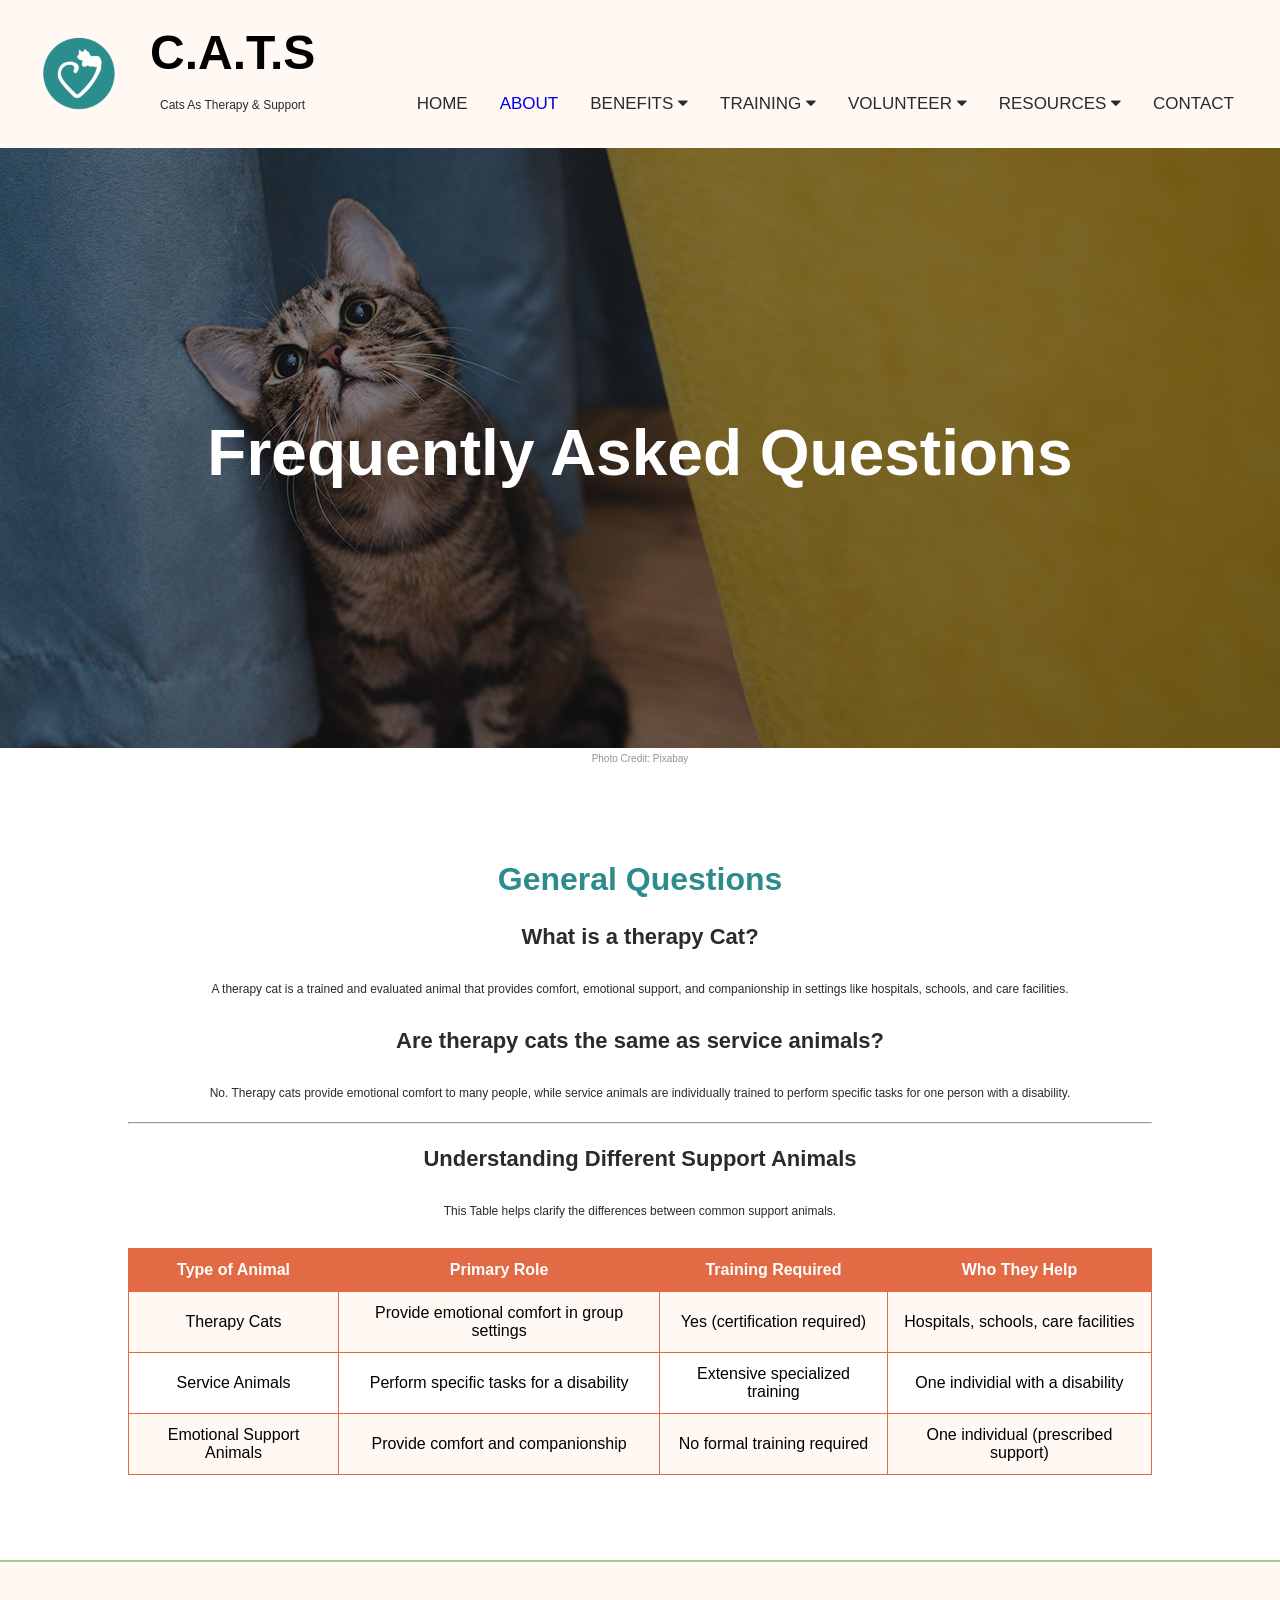
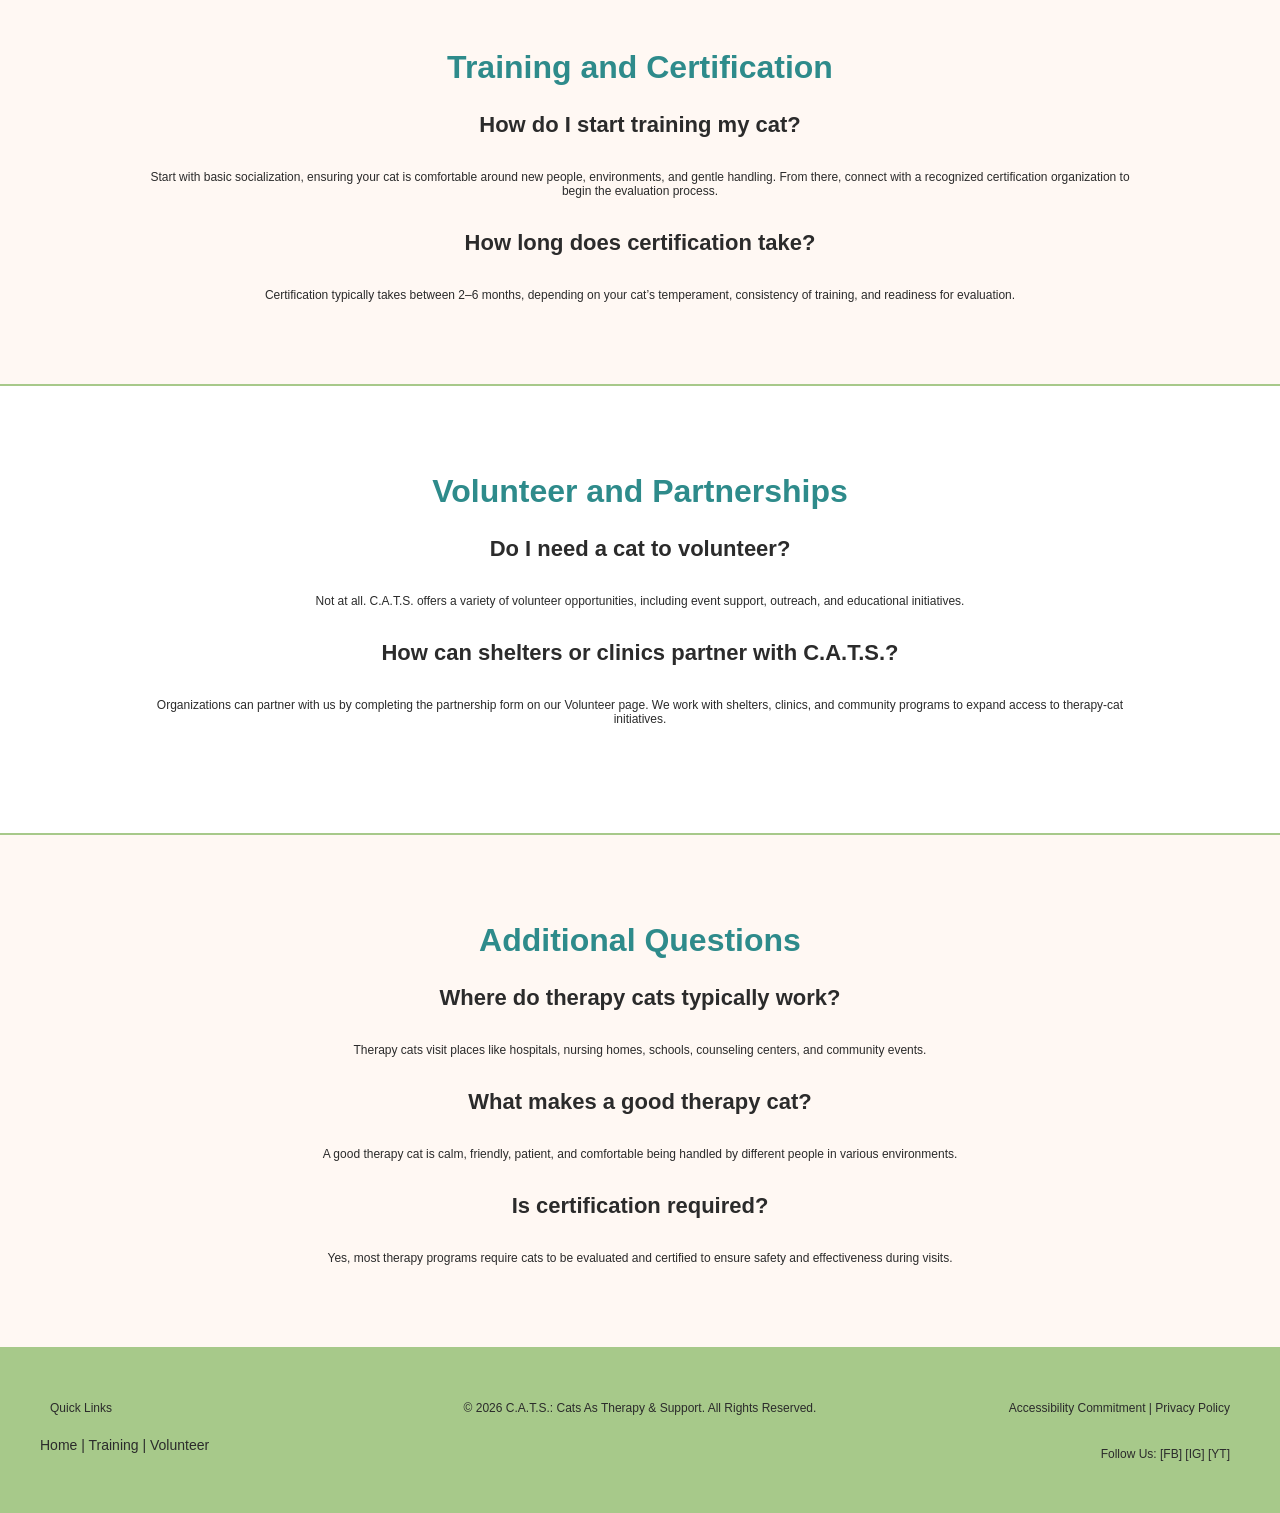
<file: project4/faqs.html>
<!DOCTYPE html>
<html lang="en"> 
    <head> 
        <meta charset="utf-8"> 
        <meta name="viewport" content="width=device-width, initial-scale=1.0"> 
        <title>FAQs</title> 
        <link rel="stylesheet" href="css/style.css"> 
        <link rel="stylesheet" href="https://cdnjs.cloudflare.com/ajax/libs/font-awesome/4.7.0/css/font-awesome.min.css"> 
    </head> 
    <body class="wrapper"> 
        <nav class="navbar"> 
            <div class="nav-left"> 
                <img src="images/cats_logo.png" alt="logo"> 
                <div> 
                    <h1 class="acronym">C.A.T.S</h1> 
                    <p class="nameFull">Cats As Therapy & Support</p> 
                </div> 
            </div> 
            <div class="nav-links" id="myTopnav"> 
                <a href="index.html" class="active">HOME</a>
                <a href="about.html">ABOUT</a> 
                <div class="dropdown"> 
                    <a href="benefits.html" class="dropbtn">BENEFITS 
                        <i class="fa fa-caret-down"></i> 
                    </a> 
                    <div class="dropdown-content"> 
                        <a href="thescience.html">THE SCIENCE</a> 
                        <p>TESTIMONIES</p> 
                    </div> 
                </div> 
                <div class="dropdown"> 
                    <a href="training.html" class="dropbtn">TRAINING 
                        <i class="fa fa-caret-down"></i> 
                    </a> 
                    <div class="dropdown-content"> 
                        <p>CERTIFICATION PROGRAMS</p> 
                    </div> 
                </div> 
                <div class="dropdown"> 
                    <a href="volunteer.html" class="dropbtn">VOLUNTEER 
                        <i class="fa fa-caret-down"></i> 
                    </a> 
                    <div class="dropdown-content"> 
                        <p>VOLUNTEER LISTINGS</p> 
                    </div> 
                </div> 
                <div class="dropdown"> 
                    <a href="resources.html" class="dropbtn">RESOURCES 
                        <i class="fa fa-caret-down"></i> 
                    </a> 
                    <div class="dropdown-content"> 
                        <a href="faqs.html">FAQs</a> 
                        <p>PARTNERSHIP LIST</p> 
                    </div> 
                </div> 
                    <a href="contact.html" id="contact">CONTACT</a> 
                    <a href="javascript:void(0);" style="font-size:15px;" class="icon" onclick="myFunction()">&#9776;</a> 
            </div> 
        </nav> 
        <section class="hero">
            <div>
                <img src="images/daga_roszkowska-cat-3038243.jpg" class="hero-image" alt="cat looking up">
                <p class="credit">Photo Credit: Pixabay</p>
                <div class="hero-content">
                    <h1>Frequently Asked Questions</h1>
                </div>
            </div>     
        </section>
        <section class="general-section">
            <h2>General Questions</h2>
            <h3>What is a therapy Cat?</h3>
            <p>A therapy cat is a trained and evaluated animal that provides comfort, emotional support, and companionship in settings like hospitals, schools, and care facilities.</p>
            <h3>Are therapy cats the same as service animals?</h3>
            <p>No. Therapy cats provide emotional comfort to many people, while service animals are individually trained to perform specific tasks for one person with a disability.</p>
            <hr>
            <div class="table">
                <h3>Understanding Different Support Animals</h3>
                <p>This Table helps clarify the differences between common support animals.</p>
                <table class="info-table">
                    <tr>
                        <th>Type of Animal</th>
                        <th>Primary Role</th>
                        <th>Training Required</th>
                        <th>Who They Help</th>
                    </tr>
                    <tr>
                        <td>Therapy Cats</td>
                        <td>Provide emotional comfort in group settings</td>
                        <td>Yes (certification required)</td>
                        <td>Hospitals, schools, care facilities</td>
                    </tr>
                    <tr>
                        <td>Service Animals</td>
                        <td>Perform specific tasks for a disability</td>
                        <td>Extensive specialized training</td>
                        <td>One individial with a disability</td>
                    </tr>
                    <tr>
                        <td>Emotional Support Animals</td>
                        <td>Provide comfort and companionship</td>
                        <td>No formal training required</td>
                        <td>One individual (prescribed support)</td>
                    </tr>
                </table>
            </div>
        </section>
        <section class="qual-section">
            <h2>Training and Certification</h2>
            <h3>How do I start training my cat?</h3>
            <p>Start with basic socialization, ensuring your cat is comfortable around new people, environments, and gentle handling. From there, connect with a recognized certification organization to begin the evaluation process.</p>
            <h3>How long does certification take?</h3>
            <p>Certification typically takes between 2–6 months, depending on your cat’s temperament, consistency of training, and readiness for evaluation.</p>
        </section>
        <section class="volu-section">
            <h2>Volunteer and Partnerships</h2>
            <h3>Do I need a cat to volunteer?</h3>
            <p>Not at all. C.A.T.S. offers a variety of volunteer opportunities, including event support, outreach, and educational initiatives.</p>
            <h3>How can shelters or clinics partner with C.A.T.S.?</h3>
            <p>Organizations can partner with us by completing the partnership form on our Volunteer page. We work with shelters, clinics, and community programs to expand access to therapy-cat initiatives.</p>
        </section>
        <section class="additional-section">
            <h2>Additional Questions</h2>
            <h3>Where do therapy cats typically work?</h3>
            <p>Therapy cats visit places like hospitals, nursing homes, schools, counseling centers, and community events.</p>
            <h3>What makes a good therapy cat?</h3>
            <p>A good therapy cat is calm, friendly, patient, and comfortable being handled by different people in various environments.</p>
            <h3>Is certification required?</h3>
            <p>Yes, most therapy programs require cats to be evaluated and certified to ensure safety and effectiveness during visits.</p>
        </section>
        <footer class="footer">
            <div class="footer-left">
                <p>Quick Links</p>
                <a href="index.html">Home |</a>
                <a href="training.html">Training |</a>
                <a href="volunteer.html">Volunteer</a>
            </div>
            <div class="footer-center">
                <p>© 2026 C.A.T.S.: Cats As Therapy & Support. All Rights Reserved.</p>
            </div>
            <div class="footer-right">
                <p>Accessibility Commitment | Privacy Policy</p>
                <p>Follow Us: [FB] [IG] [YT]</p>
            </div>
        </footer>
        <script> 
            function myFunction() { 
                var x = document.getElementById("myTopnav");
                if (x.className === "nav-links") { 
                    x.className += " responsive"; 
                } else { 
                    x.className = "nav-links"; 
                } 
            } 
        </script>
    </body>
</html>
</file>
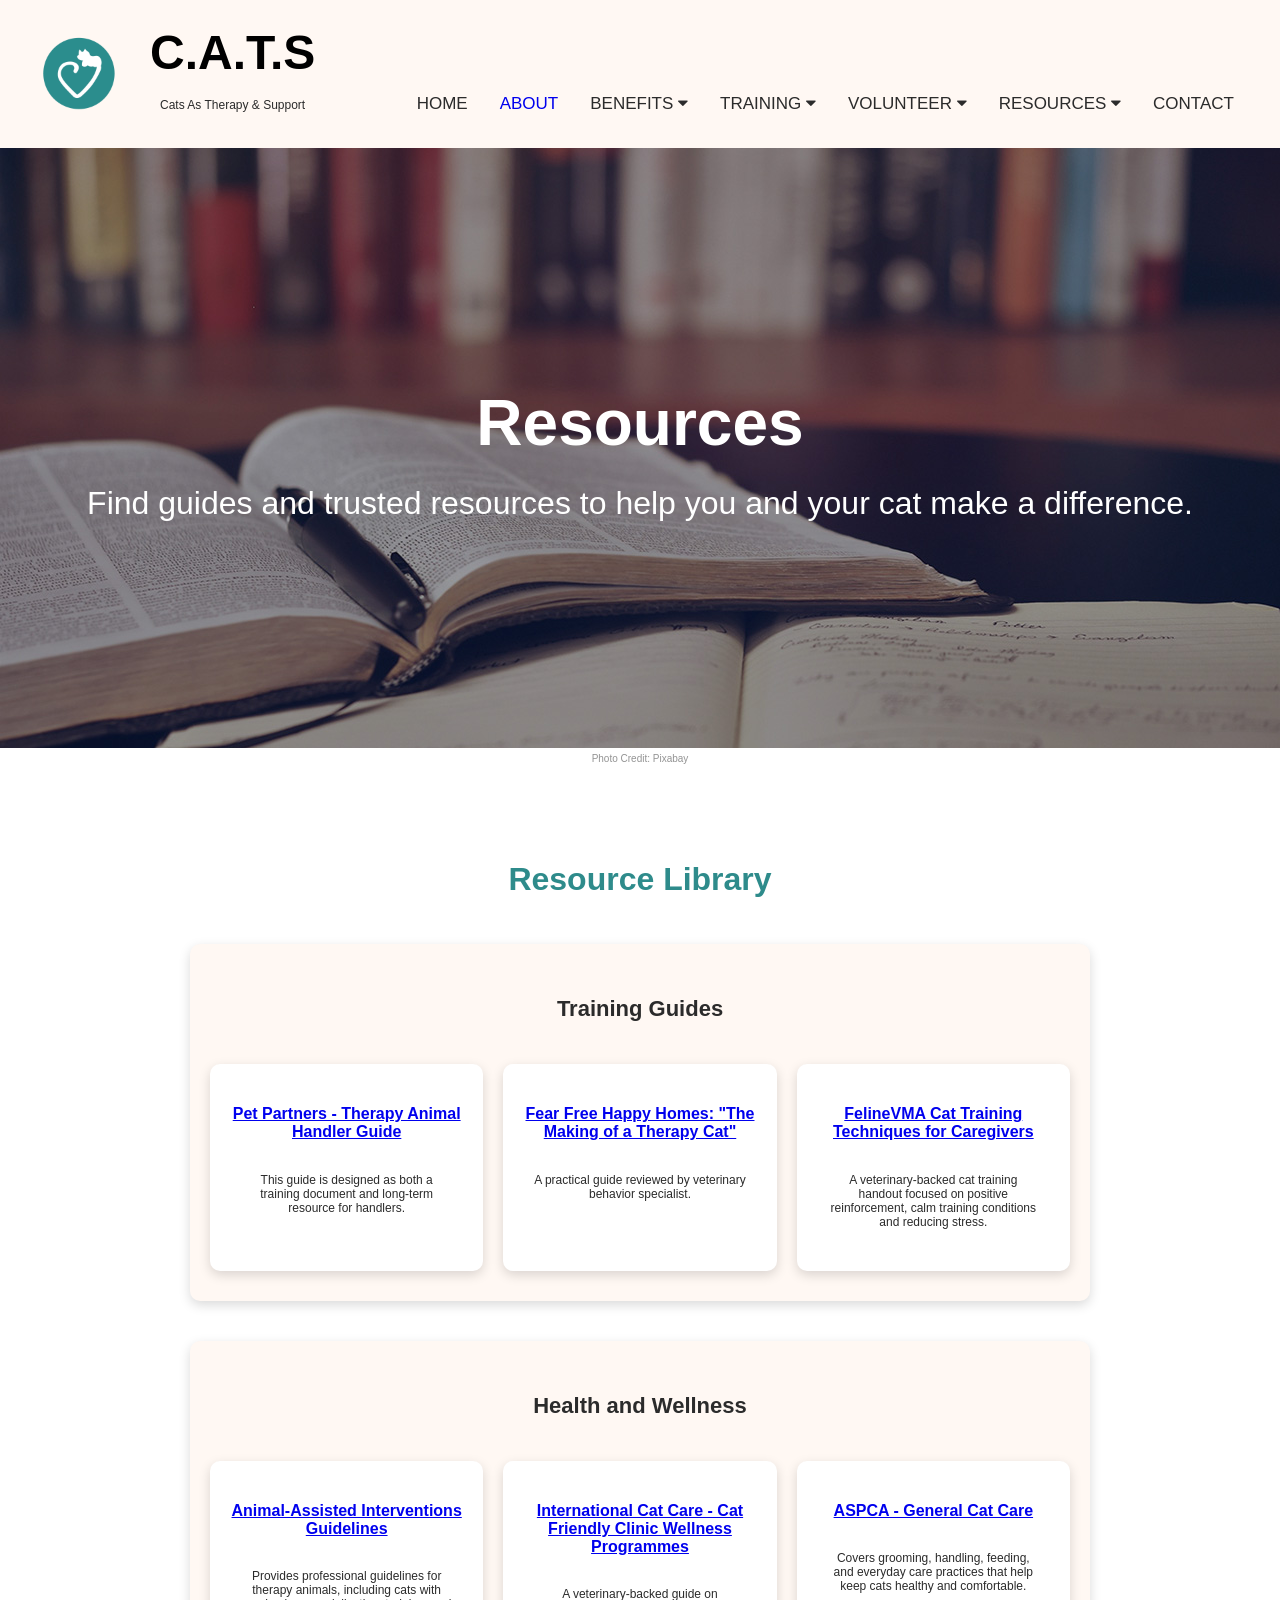
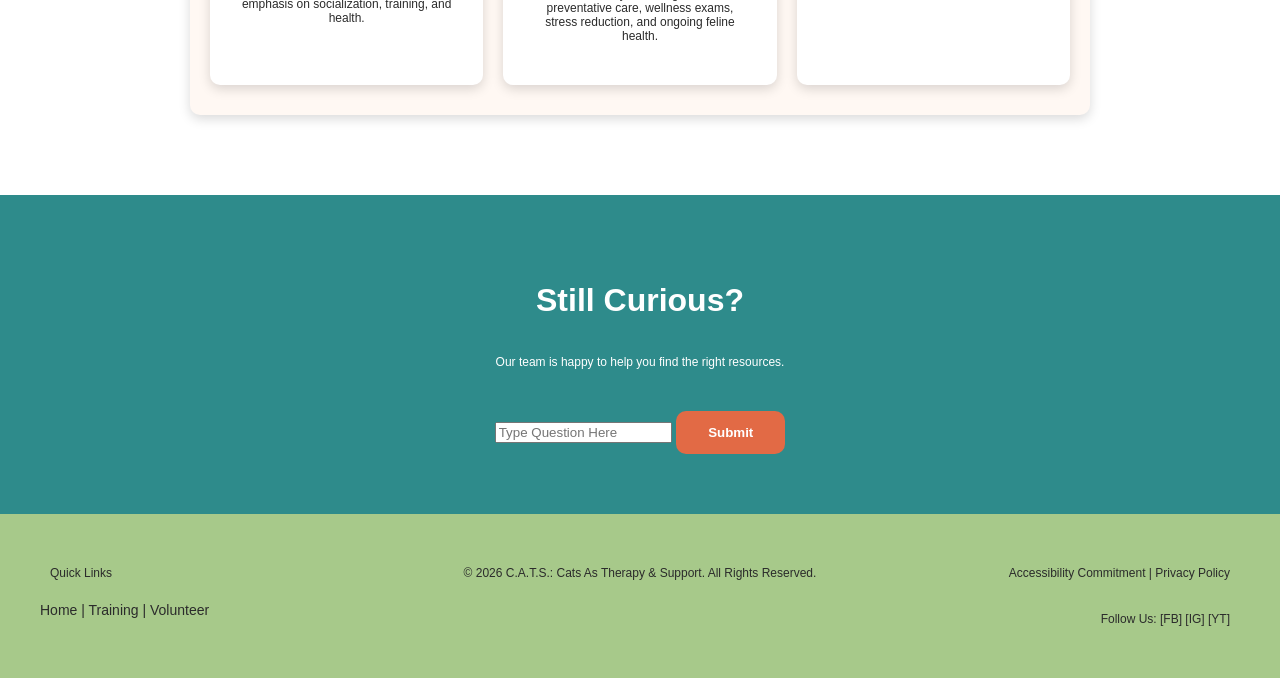
<file: project4/resources.html>
<!DOCTYPE html>
<html lang="en"> 
    <head> 
        <meta charset="utf-8"> 
        <meta name="viewport" content="width=device-width, initial-scale=1.0"> 
        <title>Resources</title> 
        <link rel="stylesheet" href="css/style.css"> 
        <link rel="stylesheet" href="https://cdnjs.cloudflare.com/ajax/libs/font-awesome/4.7.0/css/font-awesome.min.css"> 
    </head> 
    <body class="wrapper"> 
        <nav class="navbar"> 
            <div class="nav-left"> 
                <img src="images/cats_logo.png" alt="logo"> 
                <div> 
                    <h1 class="acronym">C.A.T.S</h1> 
                    <p class="nameFull">Cats As Therapy & Support</p> 
                </div> 
            </div> 
            <div class="nav-links" id="myTopnav"> 
                <a href="index.html" class="active">HOME</a>
                <a href="about.html">ABOUT</a> 
                <div class="dropdown"> 
                    <a href="benefits.html" class="dropbtn">BENEFITS 
                        <i class="fa fa-caret-down"></i> 
                    </a> 
                    <div class="dropdown-content"> 
                        <a href="thescience.html">THE SCIENCE</a> 
                        <p>TESTIMONIES</p> 
                    </div> 
                </div> 
                <div class="dropdown"> 
                    <a href="training.html" class="dropbtn">TRAINING 
                        <i class="fa fa-caret-down"></i> 
                    </a> 
                    <div class="dropdown-content"> 
                        <p>CERTIFICATION PROGRAMS</p> 
                    </div> 
                </div> 
                <div class="dropdown"> 
                    <a href="volunteer.html" class="dropbtn">VOLUNTEER 
                        <i class="fa fa-caret-down"></i> 
                    </a> 
                    <div class="dropdown-content"> 
                        <p>VOLUNTEER LISTINGS</p> 
                    </div> 
                </div> 
                <div class="dropdown"> 
                    <a href="resources.html" class="dropbtn">RESOURCES 
                        <i class="fa fa-caret-down"></i> 
                    </a> 
                    <div class="dropdown-content"> 
                        <a href="faqs.html">FAQs</a> 
                        <p>PARTNERSHIP LIST</p> 
                    </div> 
                </div> 
                    <a href="contact.html" id="contact">CONTACT</a> 
                    <a href="javascript:void(0);" style="font-size:15px;" class="icon" onclick="myFunction()">&#9776;</a> 
            </div> 
        </nav> 
        <section class="hero">
            <div>
                <img src="images/lil_foot-open-book-1428428.jpg" class="hero-image" alt="woman holing cat">
                <p class="credit">Photo Credit: Pixabay</p>
                <div class="hero-content">
                    <h1>Resources</h1>
                    <p>Find guides and trusted resources to help you and your cat make a difference.</p>
                </div>
            </div>     
        </section>
        <section class="resource-section">
            <h2>Resource Library</h2>
            <div class="resource-grid">
                <div class="resource-card">
                    <h3>Training Guides</h3>
                    <div class="resource-blurb">
                        <h4><a href="https://books2read.com/handlerguide">Pet Partners - Therapy Animal Handler Guide</a></h4>
                    <p>This guide is designed as both a training document and long-term resource for handlers.</p>
                    </div>
                    <div class="resource-blurb">
                        <h4><a href="https://www.fearfreehappyhomes.com/the-making-of-a-therapy-cat/">Fear Free Happy Homes: "The Making of a Therapy Cat"</a></h4>
                        <p>A practical guide reviewed by veterinary behavior specialist.</p>
                    </div>
                    <div class="resource-blurb">
                        <h4><a href="https://catvets.com/wp-content/uploads/2025/12/FelineVMA_Cat_Training_Techniques_for_Caregivers_Handout.pdf">FelineVMA Cat Training Techniques for Caregivers</a></h4>
                        <p>A veterinary-backed cat training handout focused on positive reinforcement, calm training conditions and reducing stress.</p>
                    </div>
                </div>
                <div class="resource-card">
                    <h3>Health and Wellness</h3>
                    <div class="resource-blurb">
                        <h4><a href="https://www.avma.org/resources-tools/animal-health-and-welfare/service-emotional-support-and-therapy-animals/animal-assisted-interventions-guidelines">Animal-Assisted Interventions Guidelines</a></h4>
                        <p>Provides professional guidelines for therapy animals, including cats with emphasis on socialization, training, and health.</p>
                    </div>
                    <div class="resource-blurb">
                        <h4><a href="https://icatcare.org/resources/cat-friendly-clinic/cat-friendly-clinic-wellness-programmes.pdf">International Cat Care - Cat Friendly Clinic Wellness Programmes</a></h4>
                        <p>A veterinary-backed guide on preventative care, wellness exams, stress reduction, and ongoing feline health.</p>
                    </div>
                    <div class="resource-blurb">
                        <h4><a href="https://www.aspca.org/pet-care/cat-care/general-cat-care">ASPCA - General Cat Care</a></h4>
                        <p>Covers grooming, handling, feeding, and everyday care practices that help keep cats healthy and comfortable.</p>
                    </div>
                </div>
            </div>
        </section>
        <section class="support-section">
            <h2 class="support-text">Still Curious?</h2>
            <p class="support-text">Our team is happy to help you find the right resources.</p>
            <form>
                <div>
                    <input type="question" placeholder="Type Question Here">
                    <button type="Submit" class="button1">Submit</button>
                </div>
            </form>
        </section>
        <footer class="footer">
                <div class="footer-left">
                    <p>Quick Links</p>
                    <a href="index.html">Home |</a>
                    <a href="training.html">Training |</a>
                    <a href="volunteer.html">Volunteer</a>
                </div>
                <div class="footer-center">
                    <p>© 2026 C.A.T.S.: Cats As Therapy & Support. All Rights Reserved.</p>
                </div>
                <div class="footer-right">
                    <p>Accessibility Commitment | Privacy Policy</p>
                    <p>Follow Us: [FB] [IG] [YT]</p>
                </div>
            </footer>
                <script> 
                    function myFunction() { 
                        var x = document.getElementById("myTopnav");
                        if (x.className === "nav-links") { 
                            x.className += " responsive"; 
                        } else { 
                            x.className = "nav-links"; 
                        } 
                    } 
                </script>
    </body>
</html>
</file>
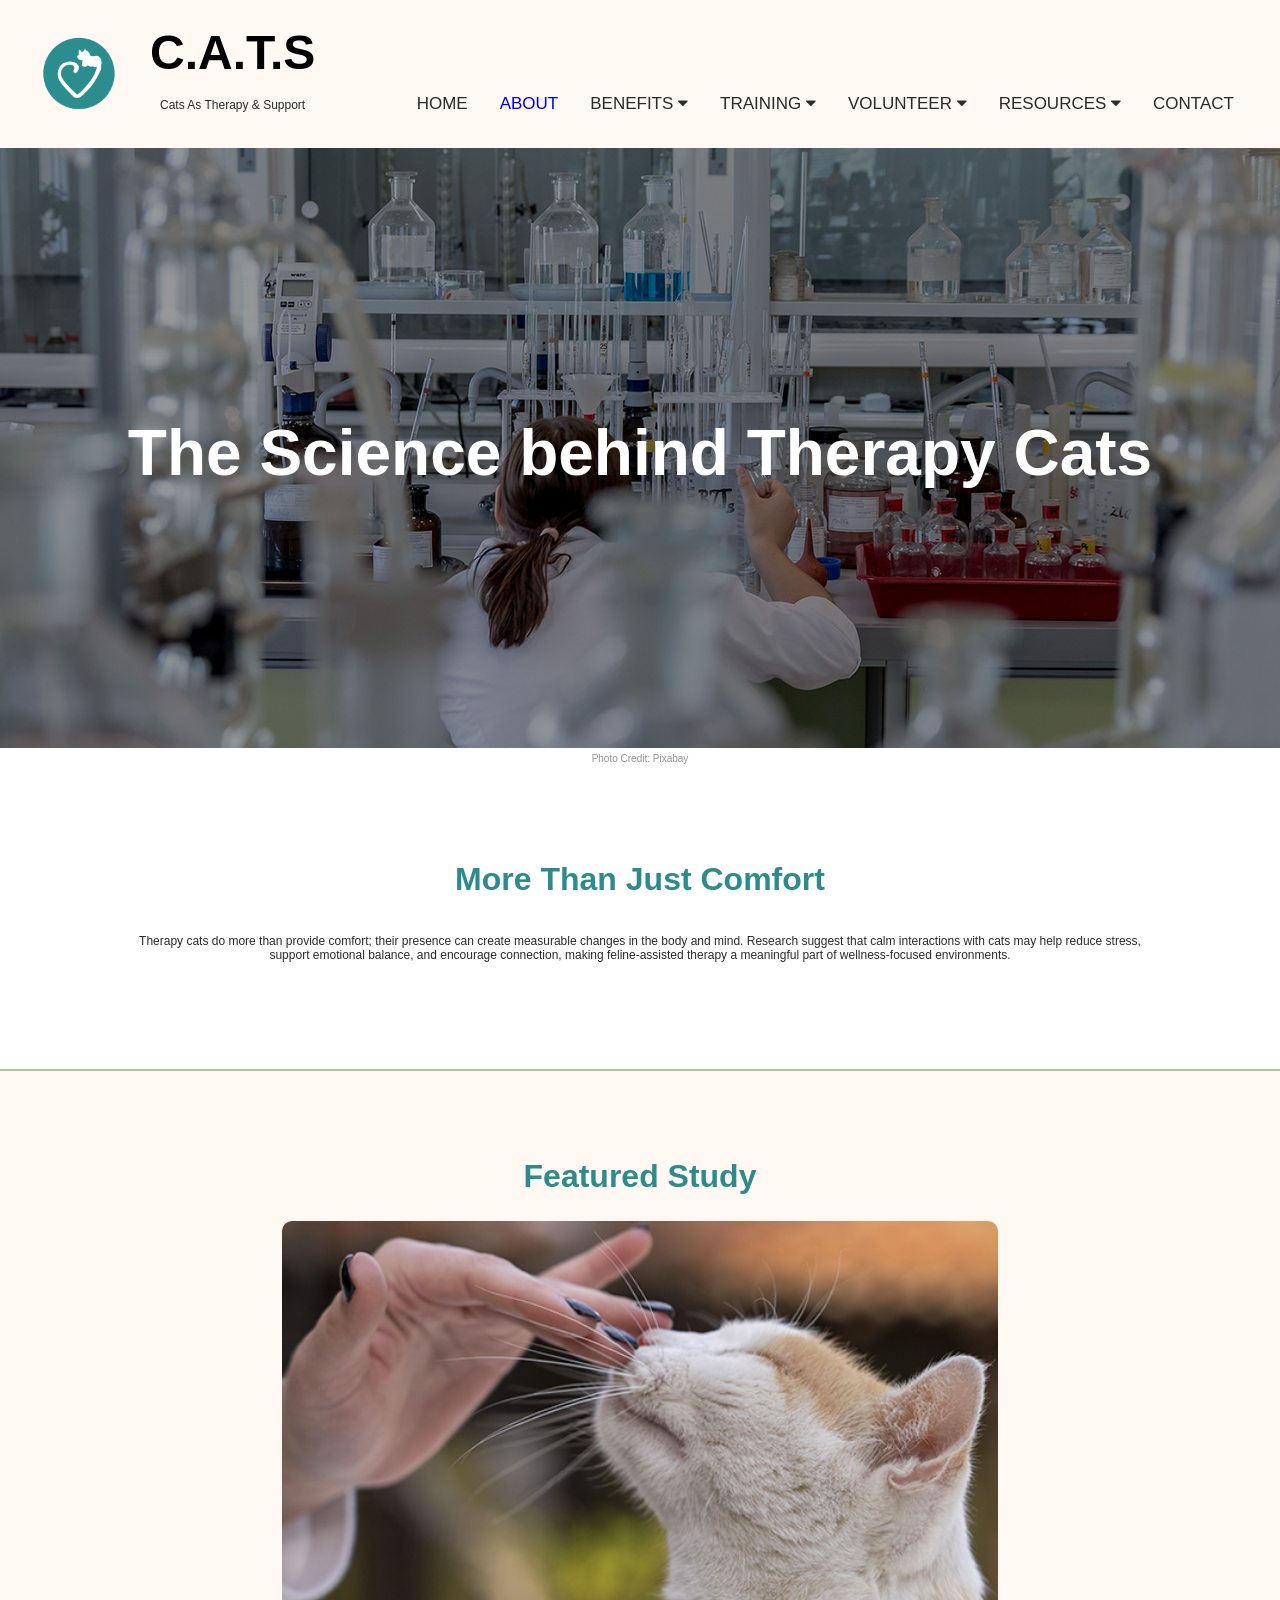
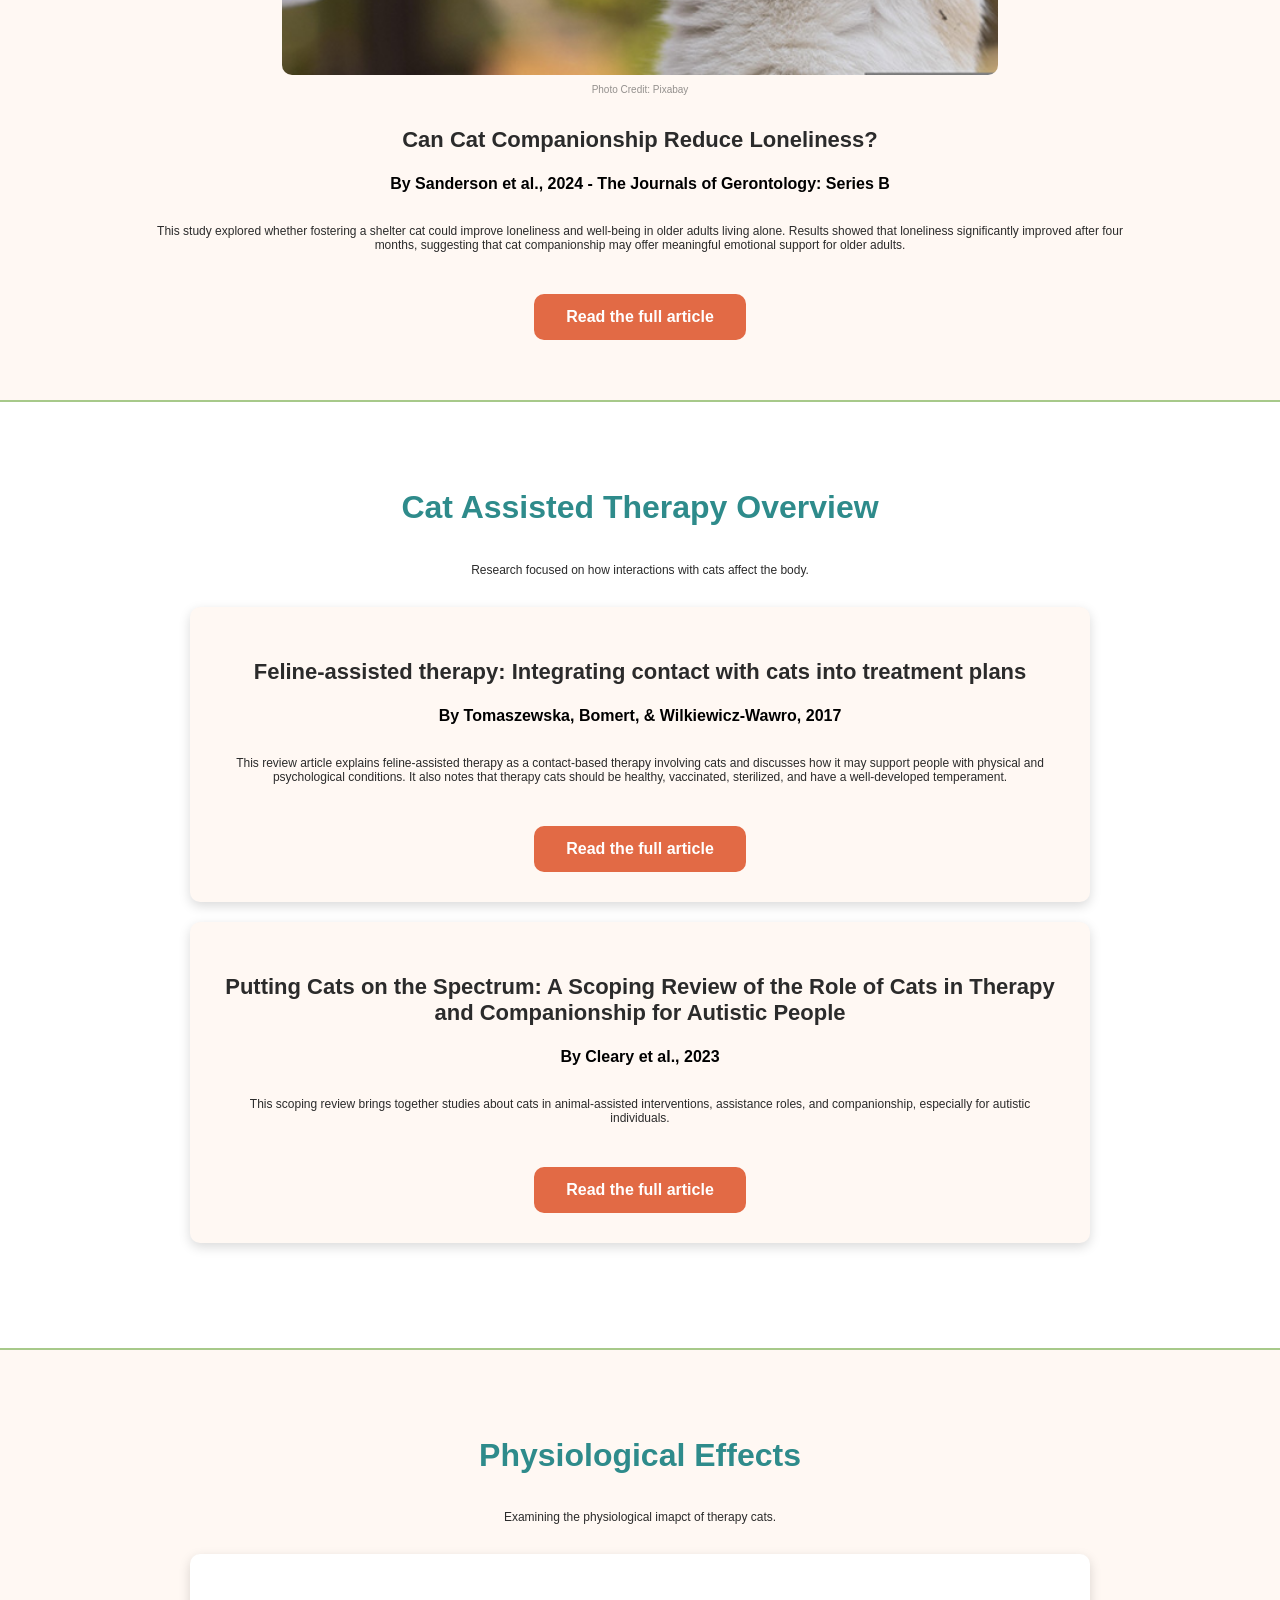
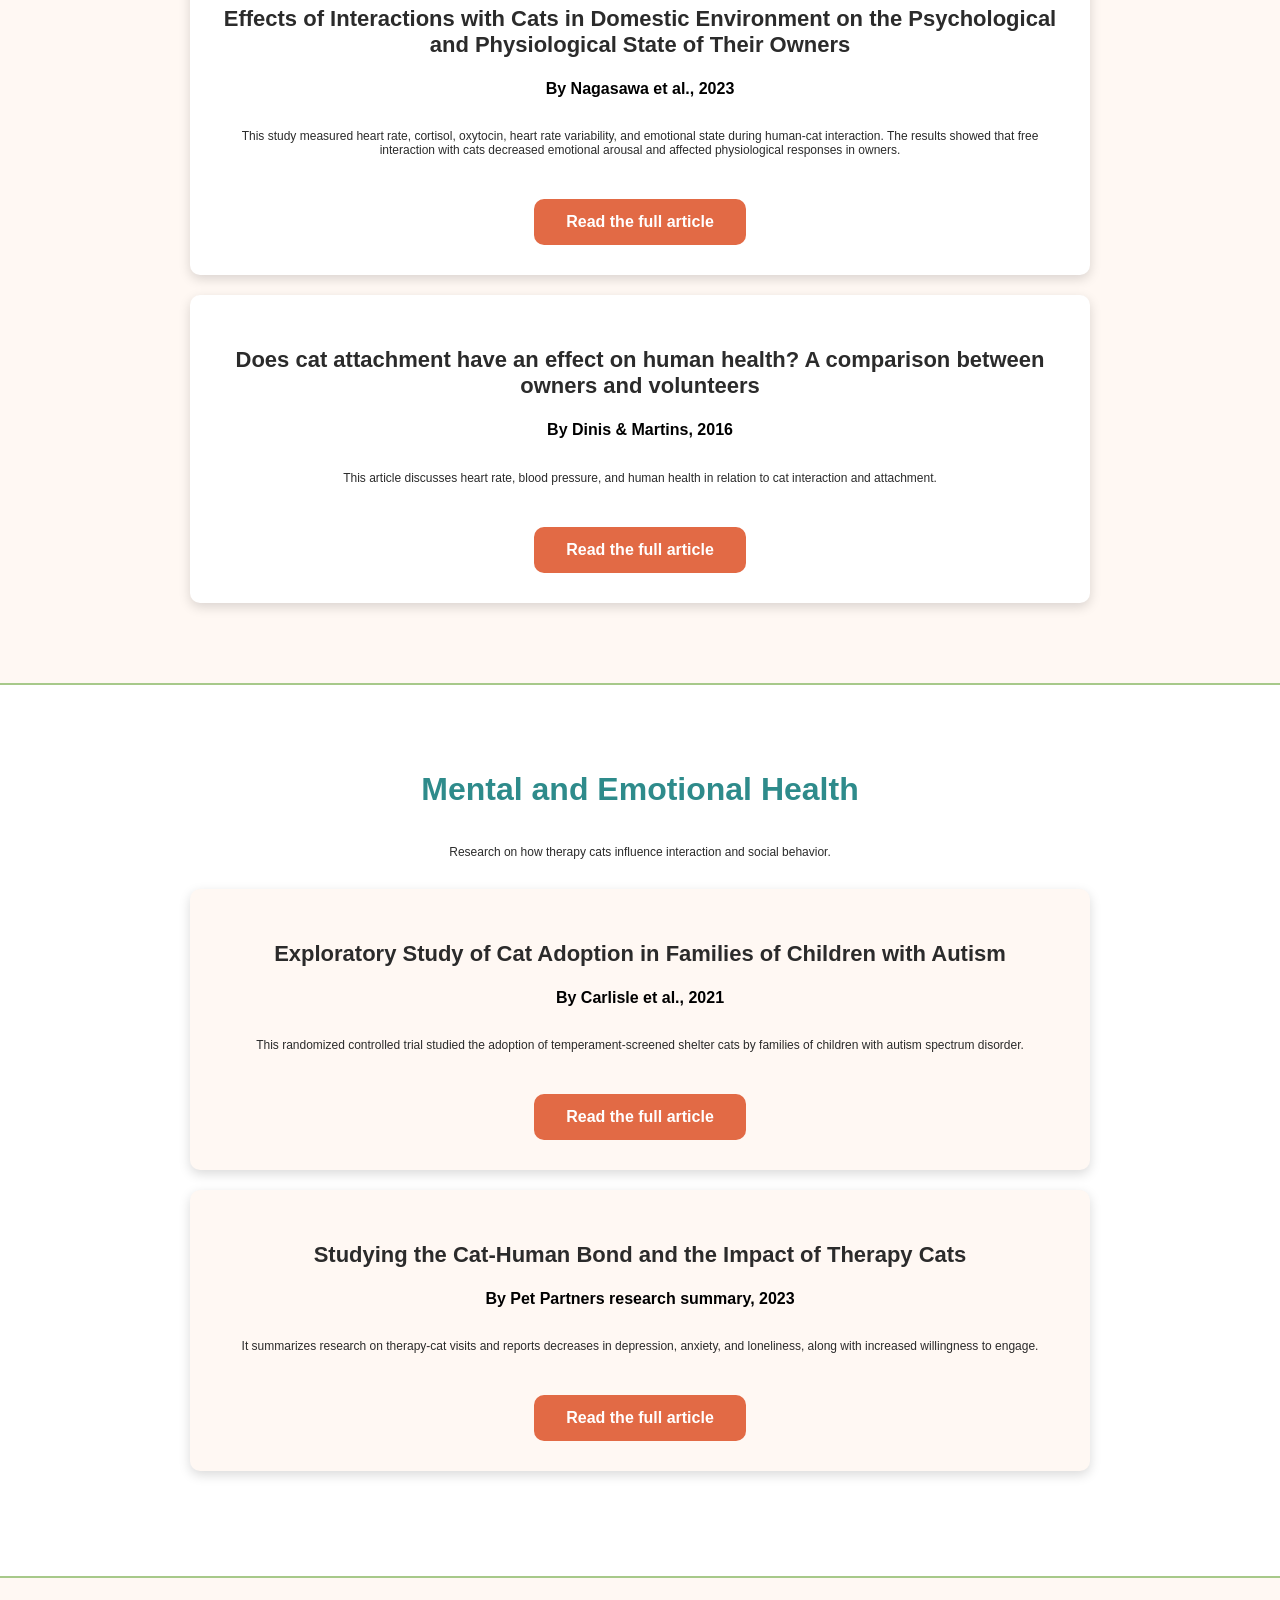
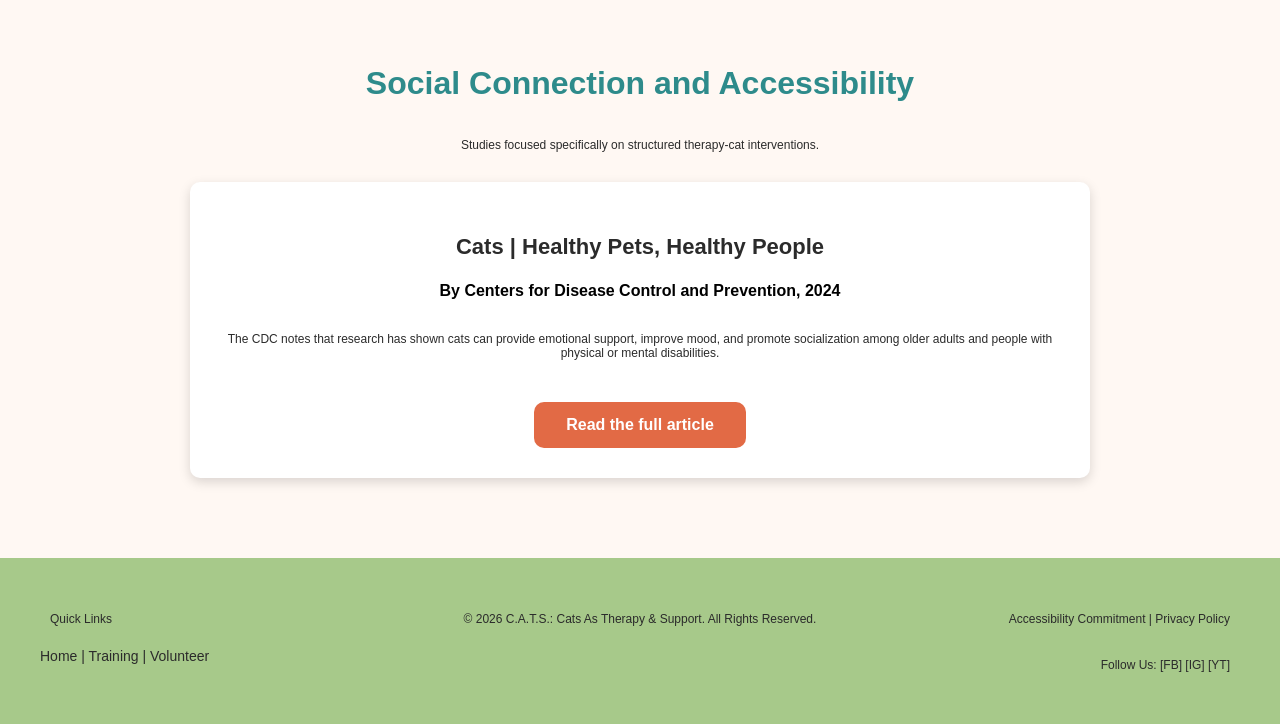
<file: project4/thescience.html>
<!DOCTYPE html>
<html lang="en"> 
    <head> 
        <meta charset="utf-8"> 
        <meta name="viewport" content="width=device-width, initial-scale=1.0"> 
        <title>The Science</title> 
        <link rel="stylesheet" href="css/style.css"> 
        <link rel="stylesheet" href="https://cdnjs.cloudflare.com/ajax/libs/font-awesome/4.7.0/css/font-awesome.min.css"> 
    </head> 
    <body class="wrapper"> 
                <nav class="navbar"> 
            <div class="nav-left"> 
                <img src="images/cats_logo.png" alt="logo"> 
                <div> 
                    <h1 class="acronym">C.A.T.S</h1> 
                    <p class="nameFull">Cats As Therapy & Support</p> 
                </div> 
            </div> 
            <div class="nav-links" id="myTopnav"> 
                <a href="index.html" class="active">HOME</a>
                <a href="about.html">ABOUT</a> 
                <div class="dropdown"> 
                    <a href="benefits.html" class="dropbtn">BENEFITS 
                        <i class="fa fa-caret-down"></i> 
                    </a> 
                    <div class="dropdown-content"> 
                        <a href="thescience.html">THE SCIENCE</a> 
                        <p>TESTIMONIES</p> 
                    </div> 
                </div> 
                <div class="dropdown"> 
                    <a href="training.html" class="dropbtn">TRAINING 
                        <i class="fa fa-caret-down"></i> 
                    </a> 
                    <div class="dropdown-content"> 
                        <p>CERTIFICATION PROGRAMS</p> 
                    </div> 
                </div> 
                <div class="dropdown"> 
                    <a href="volunteer.html" class="dropbtn">VOLUNTEER 
                        <i class="fa fa-caret-down"></i> 
                    </a> 
                    <div class="dropdown-content"> 
                        <p>VOLUNTEER LISTINGS</p> 
                    </div> 
                </div> 
                <div class="dropdown"> 
                    <a href="resources.html" class="dropbtn">RESOURCES 
                        <i class="fa fa-caret-down"></i> 
                    </a> 
                    <div class="dropdown-content"> 
                        <a href="faqs.html">FAQs</a> 
                        <p>PARTNERSHIP LIST</p> 
                    </div> 
                </div> 
                    <a href="contact.html" id="contact">CONTACT</a> 
                    <a href="javascript:void(0);" style="font-size:15px;" class="icon" onclick="myFunction()">&#9776;</a> 
            </div> 
        </nav>
        <section class="hero">
            <div>
                <img src="images/jarmoluk-chemist-2815640.jpg" class="hero-image" alt="science lab">
                <p class="credit">Photo Credit: Pixabay</p>
                <div class="hero-content">
                    <h1>The Science behind Therapy Cats</h1>
                </div>
            </div>     
        </section>
        <section class="intro-section">
            <h2>More Than Just Comfort</h2>
            <p>Therapy cats do more than provide comfort; their presence can create measurable changes in the body and mind. Research suggest that calm interactions with cats may help reduce stress, support emotional balance, and encourage connection, making feline-assisted therapy a meaningful part of wellness-focused environments.</p>
        </section>
        <section class="mainArt-section">
            <h2>Featured Study</h2>
            <img src="images/nick_the_photographer-cat-6886750.jpg" class="mainArt-image" alt="hand petting cat">
            <p class="credit">Photo Credit: Pixabay</p>
            <h3>Can Cat Companionship Reduce Loneliness?</h3>
            <h4>By Sanderson et al., 2024 - The Journals of Gerontology: Series B</h4>
            <p>This study explored whether fostering a shelter cat could improve loneliness and well-being in older adults living alone. Results showed that loneliness significantly improved after four months, suggesting that cat companionship may offer meaningful emotional support for older adults.</p>
            <div class="button1"><a href="https://econpapers.repec.org/article/oupgeronb/v_3a79_3ay_3a2024_3ai_3a1_3ap_3a32-42..htm">Read the full article</a></div>
        </section>
        <section class="affect-section">
            <h2>Cat Assisted Therapy Overview</h2>
            <p>Research focused on how interactions with cats affect the body.</p>
            <div class="affect-card">
                <h3>Feline-assisted therapy: Integrating contact with cats into treatment plans</h3>
                <h4>By Tomaszewska, Bomert, & Wilkiewicz-Wawro, 2017</h4>
                <p>This review article explains feline-assisted therapy as a contact-based therapy involving cats and discusses how it may support people with physical and psychological conditions. It also notes that therapy cats should be healthy, vaccinated, sterilized, and have a well-developed temperament.</p>
                <div class="button1"><a href="https://www.sciencedirect.com/science/article/abs/pii/S1230801316300613?via%3Dihub" >Read the full article</a></div>
            </div>
            <div class="affect-card">
                <h3>Putting Cats on the Spectrum: A Scoping Review of the Role of Cats in Therapy and Companionship for Autistic People</h3>
                <h4>By Cleary et al., 2023</h4>
                <p>This scoping review brings together studies about cats in animal-assisted interventions, assistance roles, and companionship, especially for autistic individuals.</p>
                <div class="button1"><a href="https://www.researchgate.net/publication/370127595_Putting_Cats_on_the_Spectrum_A_Scoping_Review_of_the_Role_of_Cats_in_Therapy_and_Companionship_for_Autistic_Adults_and_Children">Read the full article</a></div>
            </div>
        </section>
        <section class="physiological-section">
            <h2>Physiological Effects</h2>
            <p>Examining the physiological imapct of therapy cats.</p>
            <div class="physiological-card">
                <h3>Effects of Interactions with Cats in Domestic Environment on the Psychological and Physiological State of Their Owners</h3>
                <h4>By Nagasawa et al., 2023</h4>
                <p>This study measured heart rate, cortisol, oxytocin, heart rate variability, and emotional state during human-cat interaction. The results showed that free interaction with cats decreased emotional arousal and affected physiological responses in owners.</p>
                <div class="button1"><a href="https://www.mdpi.com/2076-2615/13/13/2116" >Read the full article</a></div>
            </div>
            <div class="physiological-card">
                <h3>Does cat attachment have an effect on human health? A comparison between owners and volunteers</h3>
                <h4>By Dinis & Martins, 2016</h4>
                <p>This article discusses heart rate, blood pressure, and human health in relation to cat interaction and attachment.</p>
                <div class="button1"><a href="https://www.researchgate.net/publication/298971969_Does_cat_attachment_have_an_effect_on_human_health_A_comparison_between_owners_and_volunteers">Read the full article</a></div>
            </div>
        </section>
        <section class="emotion-section">
            <h2>Mental and Emotional Health</h2>
            <p>Research on how therapy cats influence interaction and social behavior.</p>
            <div class="emotion-card">
                <h3>Exploratory Study of Cat Adoption in Families of Children with Autism</h3>
                <h4>By Carlisle et al., 2021</h4>
                <p>This randomized controlled trial studied the adoption of temperament-screened shelter cats by families of children with autism spectrum disorder. </p>
                <div class="button1"><a href="https://www.sciencedirect.com/science/article/abs/pii/S0882596320306631">Read the full article</a></div>
            </div>
            <div class="emotion-card">
                <h3>Studying the Cat-Human Bond and the Impact of Therapy Cats</h3>
                <h4>By Pet Partners research summary, 2023</h4>
                <p>It summarizes research on therapy-cat visits and reports decreases in depression, anxiety, and loneliness, along with increased willingness to engage. </p>
                <div class="button1"><a href="https://petpartners.org/wp-content/uploads/2023/10/White-Paper-Press-Release-Cat-Person_FINAL.pdf">Read the full article</a></div>
            </div>
        </section>
        <section class="soc-section">
            <h2>Social Connection and Accessibility</h2>
            <p>Studies focused specifically on structured therapy-cat interventions. </p>
            <div class="soc-card">
                <h3>Cats | Healthy Pets, Healthy People</h3>
                <h4>By Centers for Disease Control and Prevention, 2024</h4>
                <p>The CDC notes that research has shown cats can provide emotional support, improve mood, and promote socialization among older adults and people with physical or mental disabilities.</p>
                <div class="button1"><a href="https://www.cdc.gov/healthy-pets/about/cats.html">Read the full article</a></div>
            </div>
        </section>
        <footer class="footer">
            <div class="footer-left">
                <p>Quick Links</p>
                <a href="index.html">Home |</a>
                <a href="training.html">Training |</a>
                <a href="volunteer.html">Volunteer</a>
            </div>
            <div class="footer-center">
                <p>© 2026 C.A.T.S.: Cats As Therapy & Support. All Rights Reserved.</p>
            </div>
            <div class="footer-right">
                <p>Accessibility Commitment | Privacy Policy</p>
                <p>Follow Us: [FB] [IG] [YT]</p>
            </div>
        </footer>
        <script> 
            function myFunction() { 
                var x = document.getElementById("myTopnav");
                if (x.className === "nav-links") { 
                    x.className += " responsive"; 
                } else { 
                    x.className = "nav-links"; 
                } 
            } 
        </script>
    </body>
</html>
</file>
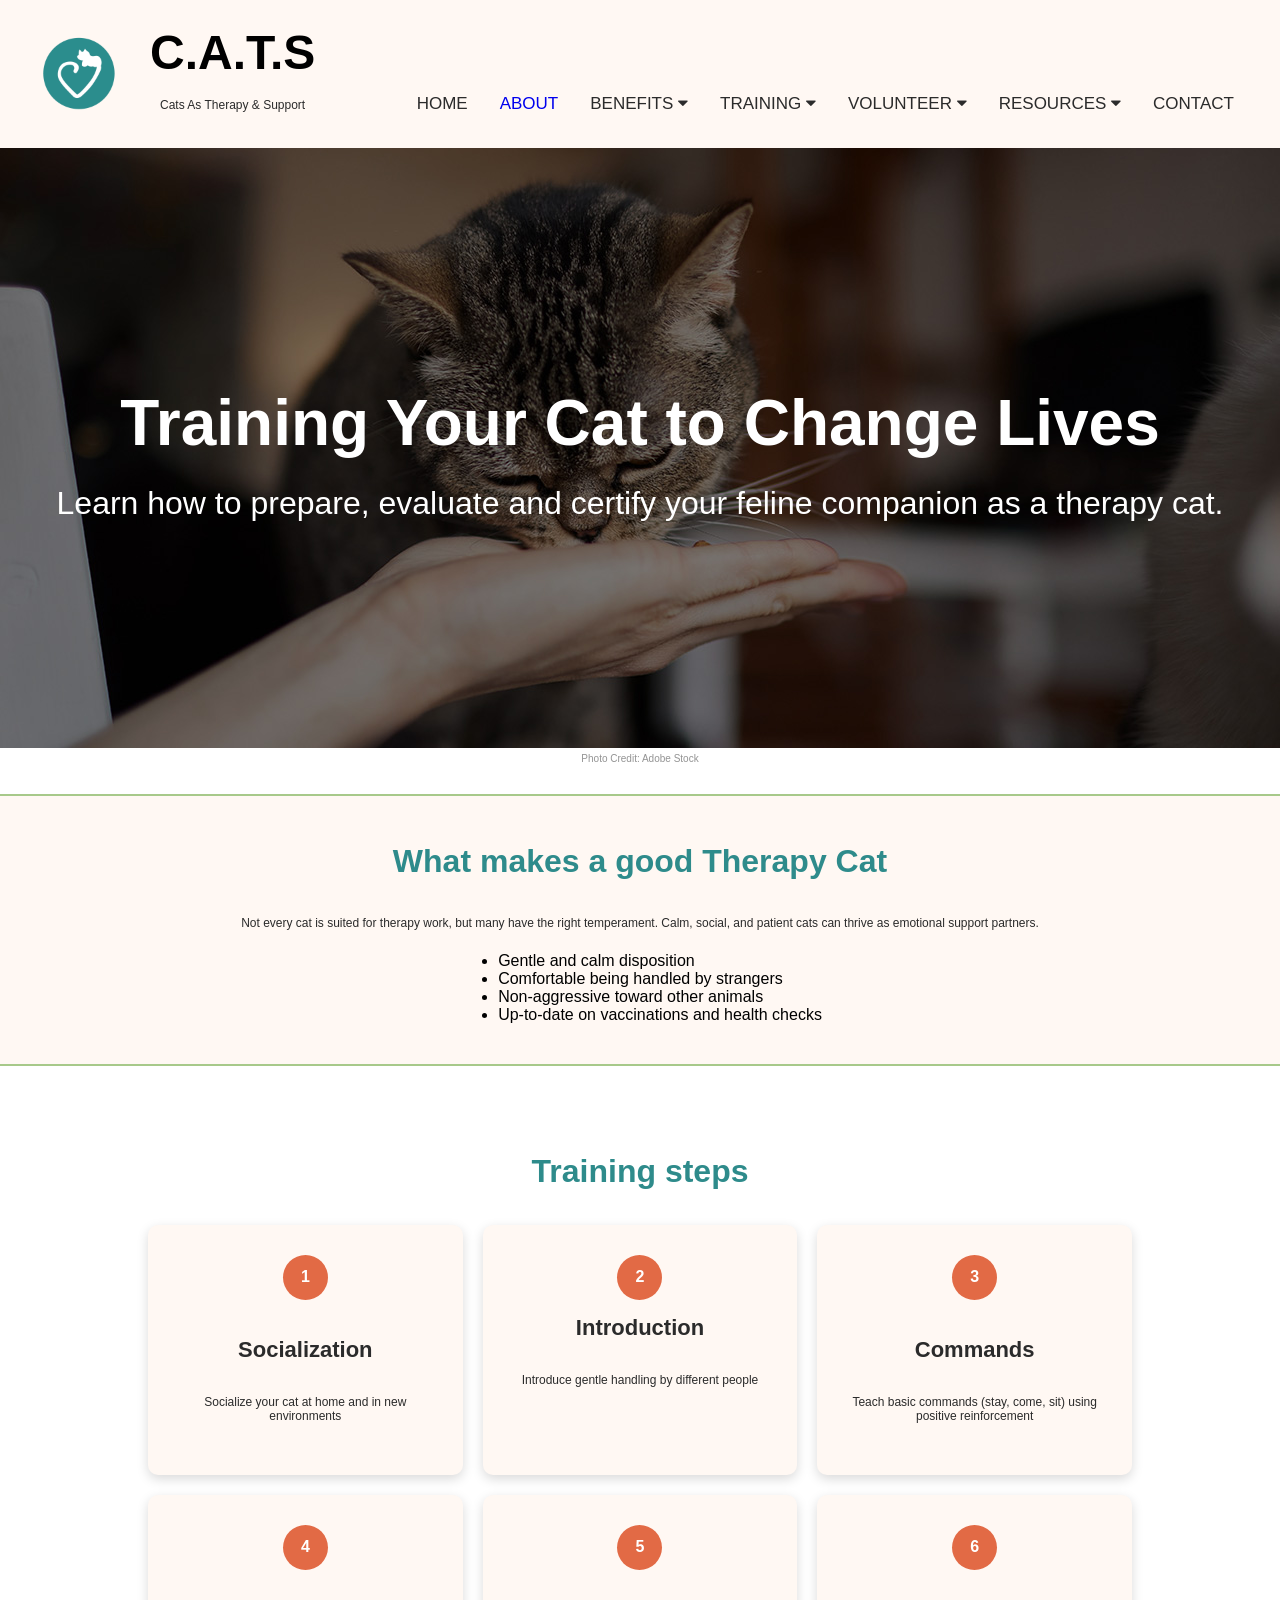
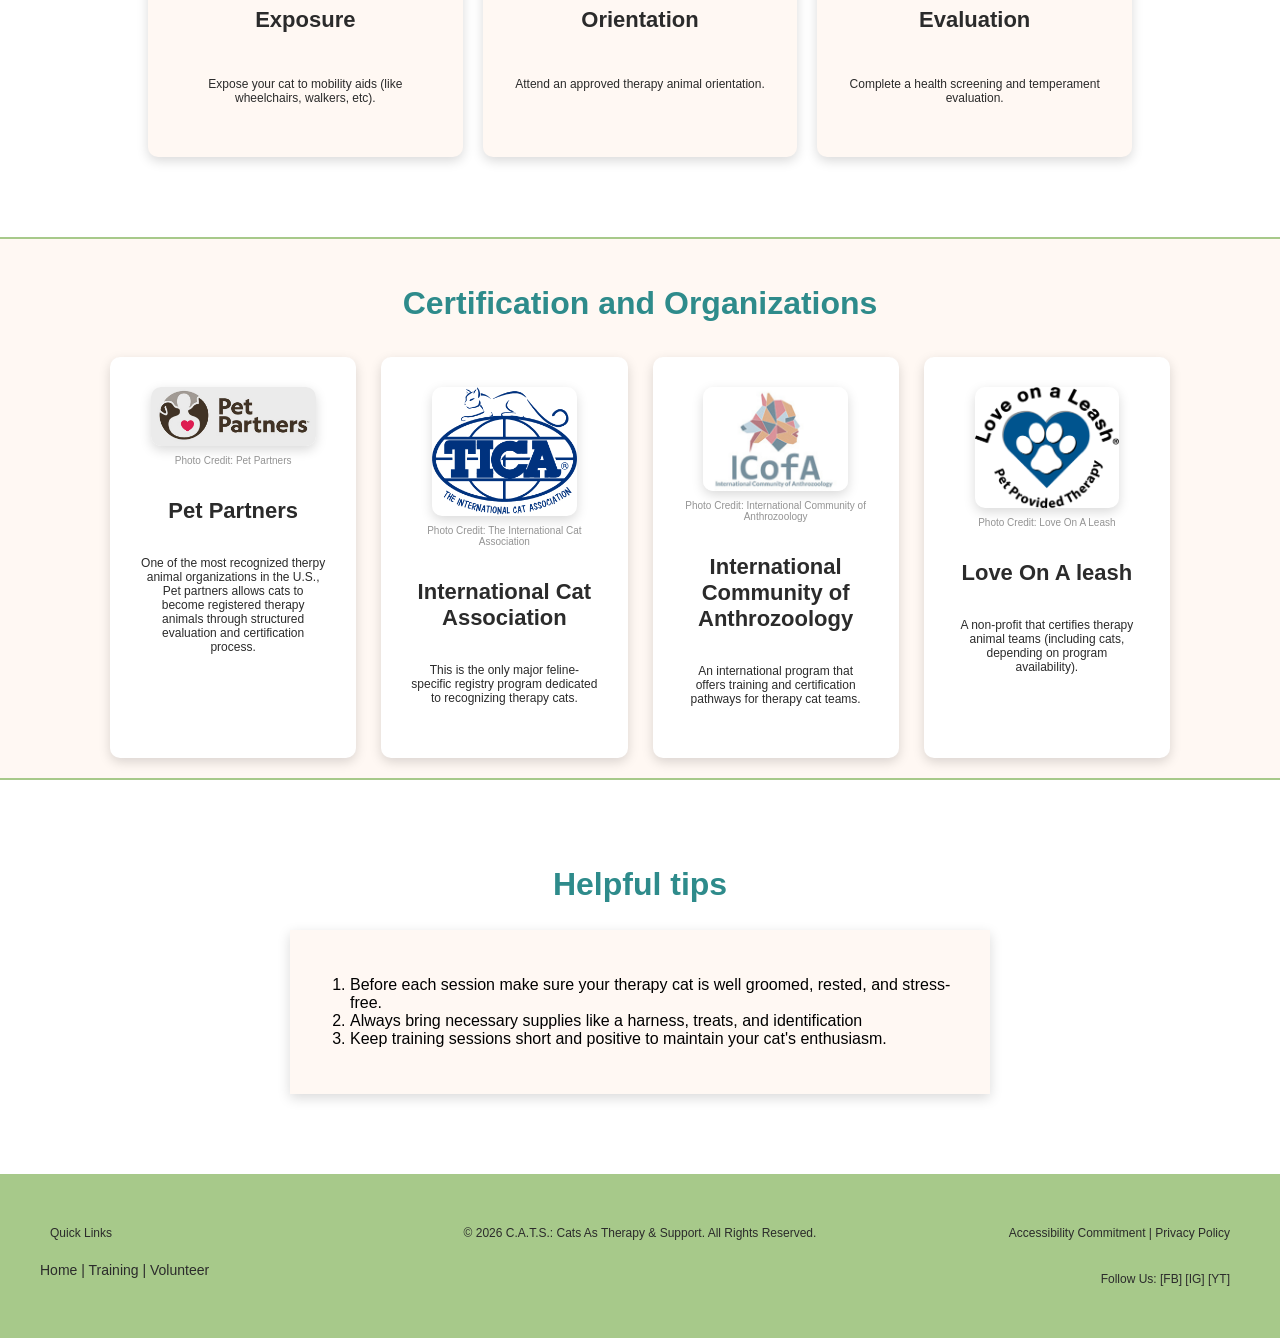
<file: project4/training.html>
<!DOCTYPE html>
<html lang="en"> 
    <head> 
        <meta charset="utf-8"> 
        <meta name="viewport" content="width=device-width, initial-scale=1.0"> 
        <title>Training & Certification</title> 
        <link rel="stylesheet" href="css/style.css"> 
        <link rel="stylesheet" href="https://cdnjs.cloudflare.com/ajax/libs/font-awesome/4.7.0/css/font-awesome.min.css"> 
    </head> 
    <body class="wrapper"> 
                <nav class="navbar"> 
            <div class="nav-left"> 
                <img src="images/cats_logo.png" alt="logo"> 
                <div> 
                    <h1 class="acronym">C.A.T.S</h1> 
                    <p class="nameFull">Cats As Therapy & Support</p> 
                </div> 
            </div> 
            <div class="nav-links" id="myTopnav"> 
                <a href="index.html" class="active">HOME</a> 
                <a href="about.html">ABOUT</a>
                <div class="dropdown"> 
                    <a href="benefits.html" class="dropbtn">BENEFITS 
                        <i class="fa fa-caret-down"></i> 
                    </a> 
                    <div class="dropdown-content"> 
                        <a href="thescience.html">THE SCIENCE</a> 
                        <p>TESTIMONIES</p> 
                    </div> 
                </div> 
                <div class="dropdown"> 
                    <a href="training.html" class="dropbtn">TRAINING 
                        <i class="fa fa-caret-down"></i> 
                    </a> 
                    <div class="dropdown-content"> 
                        <p>CERTIFICATION PROGRAMS</p> 
                    </div> 
                </div> 
                <div class="dropdown"> 
                    <a href="volunteer.html" class="dropbtn">VOLUNTEER 
                        <i class="fa fa-caret-down"></i> 
                    </a> 
                    <div class="dropdown-content"> 
                        <p>VOLUNTEER LISTINGS</p> 
                    </div> 
                </div> 
                <div class="dropdown"> 
                    <a href="resources.html" class="dropbtn">RESOURCES 
                        <i class="fa fa-caret-down"></i> 
                    </a> 
                    <div class="dropdown-content"> 
                        <a href="faqs.html">FAQs</a> 
                        <p>PARTNERSHIP LIST</p> 
                    </div> 
                </div> 
                    <a href="contact.html" id="contact">CONTACT</a> 
                    <a href="javascript:void(0);" style="font-size:15px;" class="icon" onclick="myFunction()">&#9776;</a> 
            </div> 
        </nav> 
        <section class="hero">
            <div>
                <img src="images/AdobeStock_611436104.jpg" class="hero-image" alt="hand feeding cat">
                <p class="credit">Photo Credit: Adobe Stock</p>
                <div class="hero-content">
                    <h1>Training Your Cat to Change Lives</h1>
                    <p>Learn how to prepare, evaluate and certify your feline companion as a therapy cat.</p>
                </div>
            </div>     
        </section>
        <section class="making-section">
            <h2>What makes a good Therapy Cat</h2>
            <p>Not every cat is suited for therapy work, but many have the right temperament. Calm, social, and patient cats can thrive as emotional support partners.</p>
            <div class="list">
                <ul class="checklist">
                    <li>Gentle and calm disposition</li>
                    <li>Comfortable being handled by strangers</li>
                    <li>Non-aggressive toward other animals</li>
                    <li>Up-to-date on vaccinations and health checks</li>
                </ul>
            </div>
        </section>
        <section class="training-section">
            <h2>Training steps</h2>
            <div class="training-grid">
                <div class="training-card">
                    <span>1</span>
                    <div>
                        <h3 class="training-text">Socialization</h3>
                        <p class="training-text">Socialize your cat at home and in new environments</p>
                    </div>
                </div>
                <div class="training-card">
                    <span>2</span>
                    <div class="training-text">
                        <h3>Introduction</h3>
                        <p >Introduce gentle handling by different people</p>
                    </div>
                </div>
                    <div class="training-card">
                    <span>3</span>
                    <div>
                        <h3 class="training-text">Commands</h3>
                        <p class="training-text">Teach basic commands (stay, come, sit) using positive reinforcement</p>
                    </div>
                </div>
                <div class="training-card">
                    <span>4</span>
                    <h3 class="training-text">Exposure</h3>
                    <p class="training-text">Expose your cat to mobility aids (like wheelchairs, walkers, etc).</p>
                </div>
                <div class="training-card">
                    <span>5</span>
                    <h3 class="training-text">Orientation</h3>
                    <p class="training-text">Attend an approved therapy animal orientation.</p>
                </div>
                <div class="training-card">
                    <span>6</span>
                    <h3 class="training-text">Evaluation </h3>
                    <p class="training-text">Complete a health screening and temperament evaluation. </p>
                </div>
            </div>
        </section>
        <section class="certification-section">
            <h2>Certification and Organizations</h2>
            <div class="certification-grid">
                <div class="certification-card">
                    <a href="https://petpartners.org/"> <img src="images/Pet-PArtners-logo-new-1000x600-3666050714.jpg" class="cert-image1" alt="Pet Partners Logo"></a>
                    <p class="credit">Photo Credit: Pet Partners </p>
                    <h3 class="certification-text">Pet Partners</h3>
                    <p class="certification-text">One of the most recognized therpy animal organizations in the U.S., Pet partners allows cats to become registered therapy animals through structured evaluation and certification process.</p>
                </div>
                <div class="certification-card">
                    <a href="https://tica.org/programs/therapy-cats-program/"><img src="images/tica-cat-logo.png" class="cert-image2" alt="The international Cat Association Logo"></a>
                    <p class="credit">Photo Credit: The International Cat Association</p>
                    <h3 class="certification-text">International Cat Association</h3>
                    <p class="certification-text">This is the only major feline-specific registry program dedicated to recognizing therapy cats.</p>
                </div>
                <div class="certification-card">
                    <a href="https://www.icofa-community.com/animal-assisted-interventions-cats"><img src="images/ICofALogo.jpg" class=" cert-image2" alt="ICofA Logo"></a>
                    <p class="credit">Photo Credit: International Community of Anthrozoology</p>
                    <h3 class="certification-text">International Community of Anthrozoology</h3>
                    <p class="certification-text">An international program that offers training and certification pathways for therapy cat teams.</p>
                </div>
                <div class="certification-card">
                    <a href="https://www.loveonaleash.org/"><img src="images/LoveOnLeashLogo.png" class="cert-image2" alt="Love on a Leash Logo"></a>
                    <p class="credit">Photo Credit: Love On A Leash</p>
                    <h3 class="certification-text">Love On A leash</h3>
                    <p class="certification-text">A non-profit that certifies therapy animal teams (including cats, depending on program availability).</p>
                </div>
            </div>
        </section>
        <section class="tips-section">
            <h2>Helpful tips</h2>
            <div class="tips-card">
                <ol>
                    <li>Before each session make sure your therapy cat is well groomed, rested, and stress-free.</li>
                    <li>Always bring necessary supplies like a harness, treats, and identification</li>
                    <li>Keep training sessions short and positive to maintain your cat's enthusiasm.</li>
                </ol>
            </div>
        </section>
        <footer class="footer">
            <div class="footer-left">
                <p>Quick Links</p>
                <a href="index.html">Home |</a>
                <a href="training.html">Training |</a>
                <a href="volunteer.html">Volunteer</a>
            </div>
            <div class="footer-center">
                <p>© 2026 C.A.T.S.: Cats As Therapy & Support. All Rights Reserved.</p>
            </div>
            <div class="footer-right">
                <p>Accessibility Commitment | Privacy Policy</p>
                <p>Follow Us: [FB] [IG] [YT]</p>
            </div>
        </footer>
        <script> 
            function myFunction() { 
                var x = document.getElementById("myTopnav");
                if (x.className === "nav-links") { 
                    x.className += " responsive"; 
                } else { 
                    x.className = "nav-links"; 
                } 
            } 
        </script>
    </body>
</html>
</file>
<file: project1/css/styles.css>
h1,h2,h3,h4 {font-family: Orbitron, Helvetica, sans-serif ;}
body {
    font-family: Arial, Helvetica, sans-serif ;
}
</file>
<file: project2/css/styles.css>
body {
    font-family: Helvetica, Arial, sans-serif ;
}

h1 {
    color: #0D1F2A;
    text-align: center;
}

h2 {
    color: #114c5c;
    text-align: center;
}

h3{
    color:#2e8b8b;
}

h4 {
    color: #7fa8a1;
}

.sectionh1 {
  margin-block: 0.67em;
  font-size: 2em;
}


/* Header */
.headTitle {

    padding: 40px;
    overflow: hidden;
    text-align: center;
    color: #0D1F2A;
    background-color: #f1f1f1;
}

/*Navbar & Links*/
ul.navbar {
    list-style-type: none;
    overflow: hidden;
    margin: 0;
    padding: 0;
    background-color: #114c5c;
}

ul.navbar li {
    float: left;
}

ul.navbar li:hover {
    background-color: #7fa8a1;
}

ul.navbar li a {
    display: block;
    color:#ffffff;
    text-align: center;
    padding: 10px 20px;
    text-decoration: none;
}

@media screen and (max-width: 800px) {
  ul.topnav li.right, 
  ul.topnav li {float: none;}
}

/*Sections*/
.sectionwhite {
    background-color: #ffffff;
    margin-top: 0px;
    padding: 30px;
}

.sectiongray {
    background-color: #f3f3f3;
    margin-top: 0px;
    padding: 20px;
}


/*SiteMap*/
.siteDiagram {
    max-width: 90%;
    display: block;
    margin-left: auto;
    margin-right: auto;
}

/*Wire Frame*/
.wireframe {
    max-width: 80%;
    display: block;
    margin-left: auto;
    margin-right: auto;
}
</file>
<file: project3/css/style.css>
/*---------------------------------------------------------------------GENERAL PAGE STYLE START-----------------------------------------------------------*/
body {
    font-family: "Outfit", Helvetica, Arial, sans-serif ;
    letter-spacing: 1px;
    line-height: 2;
    background-color: #000000;
    color: #ffffff ;
}

.wrapper {
    width: 100%;
    max-width: 100%;
    margin: 0;
    background-color: #000000;
    overflow-x: hidden;
}

h1 {
    color: #ffffff;
    font-family: "Outfit", Helvetica, Arial, sans-serif ;
    font-size: 4rem;
}

h2 { 
    color: #ffffff;
    font-family: "Outfit", Helvetica, Arial, sans-serif ;
    font-size: 2.2rem ; 
}

p {
    color: #ffffff;
    font-family: "Outfit", Helvetica, Arial, sans-serif ;
}

header {
    position: relative;
}

.socialcenter {
    display: flex;
    justify-content: center;
    align-items: center;
    padding: 20px;
    margin: 20px 0;
} 

.fa-facebook, .fa-instagram, .fa-soundcloud, .fa-spotify {
    padding: 15px;
    font-size: 20px;
    width: 20px;
    text-align: center;
    text-decoration: none;
    margin: 5px 12px;
    border-radius: 50%;
    color: #ffffff;
    background-color: #444444;
}

.fa-facebook:hover, .fa-instagram:hover, .fa-soundcloud:hover, .fa-spotify:hover {
    color: #000000;
    background-color: #ffffff;
}

.logo {
    display: block;
    width:10vw;
    float: left;
    padding: 8px;
}

.topnav {
    width: 100%;
    padding: 16px;
    position: relative;
    gap: 20px;
}

.topnav a {
    display: inline-block;
    color: #f2f2f2;
    text-align: center;
    padding: 10px 10px;
    text-decoration: none;
    font-size: 16px;
    letter-spacing: 1px;
    width: 25vw;
}

.topnav a:hover {
    background-color: #ffffff;
    color: #000000;
}

.topnav .icon {
    display: none;
}

.socialcenter {
    display: flex;
    justify-content: center;
    align-items: center;
    padding: 20px;
    margin: 20px 0;
} 

.fa-facebook, .fa-instagram, .fa-soundcloud, .fa-spotify {
    padding: 15px;
    font-size: 20px;
    width: 20px;
    text-align: center;
    text-decoration: none;
    margin: 5px 12px;
    border-radius: 50%;
    color: #ffffff;
    background-color: #444444;
}

.fa-facebook:hover, .fa-instagram:hover, .fa-soundcloud:hover, .fa-spotify:hover {
    color: #000000;
    background-color: #ffffff;
}

footer {
text-align: center;
padding: 25px 15px;
background-color: #111111;
margin-top: 40px;
}

footer p { 
    margin: 12px;
    font-size: .95rem;
}

/*--------------------------------------------------------GENERAL PAGE STYLE END -------------------------------------------------------------*/








/*----------------------------------------------------------------------HOME PAGE START-----------------------------------------------------*/

#videoBg {
    width: 100vw;
    height: 50vw;
}

.VidTitle {
    position: absolute;
    top: 50%;
    left:50%;
    transform: translate(-50%, -50%);
    pointer-events: none;
}

#ROZTitle {
    font-size: 25vw;
    letter-spacing: 4px;
    text-shadow: 2px 2px 10px rgba(0,0,0,0.8);
}

h1 {
    color: #ffffff;
    font-family: "Outfit", Helvetica, Arial, sans-serif ;
    text-align: center;
    font-size: 4rem;
}

h2 { 
    color: #ffffff;
    font-family: "Outfit", Helvetica, Arial, sans-serif ;
    text-align: center;
    font-size: 2.2rem ; 
}

p {
    color: #ffffff;
    font-family: "Outfit", Helvetica, Arial, sans-serif ;
    font-weight: 100;
}

.about {
    background-color: #292929;
    padding: 40px;
    margin: 30px 0;
    border-radius: 10px;
    overflow: hidden;

}

.AboutFigure {
    float: right;
    width: 35%;
    max-width: 400px;
    position: relative;
    box-sizing: border-box;
    padding: 0 0 0 20px;
    margin: 0 0 10px 20px;
}

.AboutFigure img {
    width: 100%;
    height: auto;
    display: block;
    border-style: solid;
    border-width: 1px;
    border-color: aqua;
}

.AboutFigure figcaption{
    position:absolute;
    bottom: 4px;
    right:4px;
    background-color: rgba(0,0,0, 1);
    color: #cccccc;
    font-size: 0.7rem;
    padding:3px 8px;
    border-radius: 4px;
}

#AboutRoz {
    float: right;
    width: 80%;
    max-width: 400px;
    height: auto;
    border-radius: 6px;

}


/*----------------------------------------------------------------------HOME PAGE END -------------------------------------------------------*/





/*----------------------------------------------------------------------MUSIC PAGE START -------------------------------------------------------*/
.MusicHeader {
    text-align: center;
    padding: 20px 10px 30px 10px;
}

.music-grid {
    display: grid;
    grid-template-columns:repeat(3, 1fr) ;
    gap: 30px;
    padding: 20px;
}

.album {
    background-color: #1a1a1a;
    border-radius: 10px;
    padding: 20px;
    text-align: center;
}

.album img {
    width: 100%;
    height: auto;
    border-radius: 5px;
    display: block;
    margin: 0 auto 15px auto;
    border-style: solid;
    border-color: aquamarine;
    border-width: 1px;
}

.album h2 {
    font-size: 1.2rem;
    margin: 10px 0 5px 0;
}

.album-info {
    font-size: 0.85rem;
    color: #aaaaaa;
    margin: 0 0 10px 0;
}

.tracklist {
    text-align: left;
    padding-left: 20px;
    font-size: 0.9rem;
    line-height: 1.8;
}

/*----------------------------------------------------------------------- MUSIC END ---------------------------------------------------------*/





/*---------------------------------------------------------------------- NEWS START -------------------------------------------------------*/

.newsSection {
    padding: 20px 40px 40px 40px;
    max-width: 900px;
    margin: 0 auto;
}

.newsCard {
    background-color: #1a1a1a;
    border-radius: 10px;
    padding: 30px;
    margin-bottom: 30px;
}
.newsPic{
    position: relative;
    margin: 0 0 20px 0;
}

.newsCard img {
    width:100%;
    height: 250px;
    object-fit: cover;
    display: block;
    border-radius: 10px;
    border-style: solid;
    border-width: 1px;
    border-color: aqua;
    margin-bottom: 20px;
}

.newsCard figcaption {
    position: absolute;
    bottom: 4px;
    right: 10px;
    background-color: rgba(0,0,0,0.6);
    color:#cccccc;
    font-size: 0.7rem;
    padding: 3px 8px;
    border-radius: 4px;
}

.newsCard h2 {
    font-size: 1.4rem;
    text-align: left;
    margin-bottom: 5px;
}

.newsDate {
    font-size: 0.85rem;
    color: #aaaaaa;
    margin: 0 0 15px 0;
}

.newsLink {
    display:inline-block;
    margin-top: 15px;
    color: #ffffff;
    border: solid;
    border-color: #ffffff;
    padding: 8px 20px;
    border-radius: 20px;
    text-decoration: none;
    font-size: 0.9rem;
    letter-spacing: 1px;
}

.newsLink:hover {
    background-color: #ffffff;
    color: #000000;
}



/*----------------------------------------------------------------------- NEWS END --------------------------------------------------------*/




/*------------------------------------------------------------- RESPONSIVE START ----------------------------------------------------------*/
@media screen and (max-width: 800px) {
    #ROZTitle {  
        font-size: 25vw;
        text-align: center;
        letter-spacing: 4px;
        text-shadow: 2px 2px 10px rgba(0,0,0, 1);
    }

    .topnav{
        display: flex;
        flex-direction: column;
        align-items: center;
    }
    .topnav a:not(:nth-child(2)),  .topnav a:not(:nth-child(3)), .topnav a:not(:nth-child(4)){
        display:block;
    }

    .topnav a.icon {
        display: block;
        margin: 0 auto
    }

    .topnav.responsive a {
        display: block;
        text-align: center;
        width: 100%;
    }

    .logo {
        width: 90px;
    }
    

    #AboutRoz {
        float: none;
        display: block;
        width: 80%;
        max-width: 80%;
        padding: 0;
        margin: 0 auto 20px auto;
    }
    
    .about {
        padding: 25px;
    }

    .AboutFigure {
        float: none;
        width: 100%;
        max-height: 100%;
        padding: 0;
        margin: 0 auto 20px auto;
    }

    .AboutFigure figcaption{
        position:absolute;
        bottom: 8px;
        right:45px;
        background-color: rgba(0,0,0,0.6);
        color: #cccccc;
        font-size: 0.7rem;
        padding: 3px 8px;
        border-radius: 4px;
}

    .music-grid {
        grid-template-columns: 1fr;
        padding: 20px;
    }

    .newsSection {
        padding: 20px;
    }

}
/*------------------------------------------------------------- RESPONSIVE END ----------------------------------------------------------*/
</file>
<file: project4/css/style.css>
/*---------------------------------------------------------------------GENERAL PAGE STYLE START-----------------------------------------------------------*/
* {
    box-sizing: border-box;
}
html, body {
    margin: 0;
    padding: 0;
    overflow-x: hidden;
    background-color: #ffffff;
    font-family: Verdana, arial, sans-serif;
}
h1 {
    text-align: center;
    font-family: Verdana, arial, sans-serif;
    font-size: 48px;
}
h2 {
    text-align: center;
    font-family: Verdana, arial, sans-serif;
    color: #2e8b8b;
    font-size: 32px;
}
h3 {
    text-align: center;
    font-family: Verdana, arial, sans-serif;
    font-size: 22px;
    color: #2b2b2b;
}
h4 {
    text-align: center;
    font-family: Verdana, arial, sans-serif;
    font-size: 16px;
}
p{
    color: #2b2b2b;
    font-family: Verdana, arial, sans-serif;
    font-size: 12px;
    font-weight:520;
}
.wrapper {
    width: 100%;
}
.container {
    width: 100%;
    margin: 0;
}
.navbar{
  background-color: #fff8f3;
  display: flex;
  justify-content: space-between;
  padding: 20px 30px;
}
.nav-left{
    display: flex;
    align-items: center;
    gap: 20px;
}
.nav-left img{
    width: 100px;
}
.acronym {
    text-align: left;
    margin: 0;
}
.nameFull {
    margin: 8px 0 0;
    line-height: 1.2;
    white-space: nowrap;
}
.nav-links {
    display: flex;
    flex-wrap: nowrap;
    align-items: center;
    margin-top: 60px;
    overflow: hidden;
    background-color: #fff8f3;
    text-decoration: none;
}
.link {
    text-decoration: none;
    color: #2b2b2b;
}
.nav-links a {
    float: none;
    overflow: hidden;
    display: block;
    text-align: center;
    padding: 14px 16px;
    text-decoration: none;
    font-size: 17px;
}
#contact {
    color: #2b2b2b;
}
#contact:hover {
    background-color: #2E8B8B;
    color: #ffffff;
}
.active {
  color: #2b2b2b;
}
.nav-links .icon {
  display: none;
  color: #2b2b2b;
}
.dropdown {
  overflow: hidden;
}
.dropdown .dropbtn {
    display: block;
    font-size: 17px;    
    border: none;
    outline: none;
    color: #2b2b2b;
    padding: 14px 16px;
    background-color: inherit;
    font-family: inherit;
    margin: 0;
    white-space: nowrap;
    text-decoration: none;
}
.dropdown-content {
  display: none;
  position: absolute;
  background-color:#ffffff;
  min-width: 160px;
  box-shadow: 0px 8px 16px 0px rgba(0,0,0,0.2);
  z-index: 1;
}
.dropdown-content a {
  float: none;
  color: #2b2b2b;
  padding: 12px 16px;
  text-decoration: none;
  display: block;
  text-align: left;
}
.nav-links a:hover, .dropdown:hover .dropbtn {
  background-color: #2E8B8B;
  color: #ffffff;
}
.dropdown-content a:hover {
  background-color: #A7C98A;
  color:#2b2b2b;
}
.dropdown:hover .dropdown-content {
  display: block;
}
header {
    width: 100%;
    max-width: 100%;
}
.hero {
    position: relative;
    width:100%;
    min-height: 600px;
    margin: 0;
    padding: 0;
}
.hero-image {
    width: 100%;
    height: 600px;
    display: block;
    object-fit: cover;
    object-position: center;
}
.hero-content{
    position: absolute;
    inset: 0;
    display: flex;
    flex-direction: column;
    justify-content: center;
    align-items: center;
    text-align: center;
    padding: 20px;
    z-index: 2;
}
.hero-content h1 p{
max-width: 900px;
}
.hero-content h1{
    margin: 0 0 15px 0;
    color: #ffffff;
    font-size: clamp(28px, 5vw, 70px);
    line-height: 1.1;
}
.hero-content p {
    margin: 0px;
    color: #ffffff;
    line-height: 1.3;
    font-size: clamp(1.2rem, 2.5vw, 2.2rem);
}
.herobutton {
    background-color: #e26a45;
    border: none;
    border-radius: 20px;
    color: #ffffff;
    text-align: center;
    text-decoration: none;
    display: inline-block;
    font-size: clamp(16px, 2vw, 30px);
    margin-top: 20px;
    padding: clamp(8px, 1vw, 4px) clamp(20px, 3vw, 50px);
    cursor: pointer;
    margin-top: 15px;
}
section {
    padding: 60px 10%;
    text-align: center;
}
.footer {
    width: 100%;
    max-width: 100%;
    background-color:#A7C98A;
    color: #2b2b2b;
    display: flex;
    padding: 30px 40px;
    font-size: 14px;
    text-align: center;
    justify-content: space-between;
    flex-wrap: wrap;
}
.footer a {
    color:#2b2b2b;
    text-decoration: none;
    box-sizing: border-box;
}
.footer a:hover {
    text-decoration: underline;
}
.footer-left, .footer-center, .footer-right {
    width: 33.33%;
    flex: 1;
    min-width: 220px;
}
.footer-left{
    text-align: left;
}
.footer-center{
    text-align: center;
}
.footer-right{
    text-align: right;
    word-break: break-word;
}

/*--------------------------------------------------------GENERAL PAGE STYLE END -------------------------------------------------------------*/










/*--------------------------------------Home Page Start-----------------------------------------------*/
.mission {
    background-color: #fff8f3;
    border-top: 2px solid #A7C98A;
    border-bottom: 2px solid #A7C98A;
    margin-top: 25px;
}
.story-grid {
    display: flex;
    grid-template-columns: 1fr 1fr;
    gap: 60px;
    align-items: center;
    margin-top: 35px;
}
.story-image {
    height: 260px;
    background-color: #ddd;
    border-radius: 10px;
    display:flex;
    align-items: center;
    justify-content: center;
}
.news-image img{
        max-width: 400px;
        height: auto;
        border-radius: 10px;
}
.news-text {
    text-align: left;
}
.news-text h4 {
    color:#e26a45;
}
.newsletter {
    background-color:#F7B896;
    color:#2b2b2b;
}
.newsletter form {
    display: flex;
    flex-direction: column;
    max-width: 90%;
    padding: 10px;
    text-align: center;
    align-items: center;
}
.newsletter input {
    width: 320px;
    max-width: 90%;
    padding: 10px;
    text-align: center; 
}
.button1{
    display: inline-block;
    margin-top: 20px;
    padding: 14px 32px;
    background-color: #e26a45;
    color: #ffffff;
    text-decoration: none;
    border: none;
    border-radius: 10px;
    font-weight: bold;
    cursor: pointer;
}
.button2{
    display: inline-block;
    margin-top: 20px;
    padding: 14px 32px;
    background-color: #e26a45;
    color: #ffffff;
    text-decoration: none;
    border: none;
    border-radius: 25px;
    font-weight: bold;
    cursor: pointer; 
}
.button, .newsletter button{
    display: inline-block;
    margin-top: 20px;
    padding: 14px 32px;
    background-color: #e26a45;
    color: #ffffff;
    text-decoration: none;
    border: none;
    border-radius: 10px;
    font-weight: bold;
    cursor: pointer;
}
.button:hover {
    color: #e26a45;
    background-color: #ffffff;
    border: 2px solid #e26a45;
}
.button1:hover {
    color: #e26a45;
    background-color: #ffffff;
    border: 2px solid #e26a45;
}
.button2:hover {
    color: #e26a45;
    background-color: #ffffff;
    border: 2px solid #e26a45;
}
.herobutton:hover{
    color: #e26a45;
    background-color: #ffffff;
    border: 2px solid #e26a45;
}
button:hover{
    color: #e26a45;
    background-color: #ffffff;
    border: 2px solid #e26a45;
}
/*--------------------------------------Home Page End-----------------------------------------------*/










/*-------------------------------------About Page Start----------------------------------------------*/
.types-section, .mission-section {
    background-color: #fff8f3;
    border-top: 2px solid #A7C98A;
    border-bottom:2px solid #A7C98A;
}
.card-grid {
    display: grid;
    grid-template-columns: repeat(3, 1fr);
    gap: 45px;
    margin-top: 35px;
}
.info-card1 {
    background-color: #ffffff;
    border: 1px;
    border-radius: 6px;
    box-shadow: 1px 4px 12px rgba(0, 0, 0, 0.5);
}
.info-card2 {
    background-color: #fff8f3;
    border: 1px;
    border-radius: 6px;
    overflow: hidden;
    box-shadow: 1px 4px 12px rgba(0, 0, 0, 0.5);
}
.card-image {
    height: 140px;
    display: block;
    justify-content: center;
    align-items: center;
    border-radius: 10px;
}
.card-image img{
    width: 100%;
    display: block;
    height: auto;
    border-radius: 10px;
}
.card-image h3, p {
    padding:10px;
}
.info-card h3{
    margin:20px 15px 10px;
}
.info-card p {
    margin: 0 15px 25px;
}
.mission-section {
    display: flex;
    flex-direction: column;
}
.mission-section .button {
    width: 300px;
    display: block;
    margin: 20px auto;
}
.credit {
    font-size: 10px;
    margin-top: -5px;
    margin-bottom: 0;
    opacity: 50%;
}
.card-image .circle {
    border-radius: 50%;
    width:50%;
    margin-top: 25px;
    margin-bottom: 0;
}

/*-------------------------------------About Page End----------------------------------------------*/









/*-------------------------------------Benefits Page Start----------------------------------------*/
.start-section, .physical-section {
    margin-top: 20px;
    background-color: #fff8f3;
    border-top: 2px solid #A7C98A;
    border-bottom:2px solid #A7C98A;
    padding: 20px 20px 20px 20px;
    display: block;
}
.mission-section {
    display: flex;
}
.mental-grid, .social-grid {
    display: grid;
    grid-template-columns: repeat(3, 1fr);
    gap: 25px;
    max-width: 1100px;
    margin: 35px auto 0;
}
.mental-card {
    background-color: #fff8f3;  
    box-shadow: 0 4px 12px rgba(0, 0, 0, 0.15);
    padding:20px;
    min-width: 0;
    border-radius: 10px;
}
.mental-card img {
    width:80%;
    height: auto;
    margin-bottom: 0;
}
.mental-card p{
    line-height: 1.5;
}
.physical-card{
    background-color: #ffffff;  
    box-shadow: 0 4px 12px rgba(0, 0, 0, 0.15);
    padding:20px;
    min-width: 0;
    border-radius: 10px;
}
.physical-section img{
    max-width: 70%;
    justify-content: center;
    box-shadow: 0 4px 12px rgba(0, 0, 0, 0.15);
    border-radius: 10px;
}
.social-card{
    background-color: #fff8f3;  
    box-shadow: 0 4px 12px rgba(0, 0, 0, 0.15);
    min-width: 0;
    border-radius: 10px;
}
.social-card img {
    display: block;
    width: 100%;
    height: auto;
    justify-content: center;
    align-items: center;
    border-radius: 10px;
}
.learn-section{
    background-color: #2E8B8B;
    color:#ffffff;
}
.learn-text{
    color: #ffffff;
}
/*------------------------------------- Benefits Page END ----------------------------------------*/












/*------------------------------------- Training Page Start ----------------------------------------*/
.making-section, .certification-section {
    margin-top: 20px;
    background-color: #fff8f3;
    border-top: 2px solid #A7C98A;
    border-bottom:2px solid #A7C98A;
    padding: 20px 20px 20px 20px;
    display: block;
}
.training-grid{
    display: grid;
    grid-template-columns: repeat(3, 1fr);
    gap: 20px;
    max-width: 1100px;
    margin: 35px auto 0;
    padding: 0 20px;
}
.training-card{
    background-color: #fff8f3;
    box-shadow: 0 4px 12px rgba(0, 0, 0, 0.15);
    padding:30px 20px;
    border-radius: 10px;
    width: 100%;
    max-width: none;
    margin: 0;
    display: flex;
    flex-direction: column;
    align-items: center;
    text-align: center;
}

.training-card span {
    background-color: #e26a45;
    color:#ffffff;
    width: 45px;
    height: 45px;
    border-radius: 50%;
    display: flex;
    align-items: center;
    justify-content: center;
    font-weight: bold;
    flex-shrink: 0;
    margin-bottom: 15px;  
}
.training-text {
    text-align: center;
}
.training-text h3 {
    margin-top: 0;
}
.training-text p {
    margin-bottom: 0;
}
.certification-grid{
    display: grid;
    grid-template-columns: repeat(4, 1fr);
    gap: 25px;
    max-width: 1100px;
    margin: 35px auto 0;
    padding: 0 20px;
}
.certification-card {
    background-color: #ffffff;
    box-shadow: 0 4px 12px rgba(0, 0, 0, 0.15);
    padding:30px 20px;
    border-radius: 10px;
    width:100%;
    margin: 0;
    text-align: center;
}
.cert-image1 {
    width:80%;
    border-radius: 10px;
    box-shadow: 0 4px 12px rgba(0, 0, 0, 0.15);
}
.cert-image2 {
    width:70%;
    border-radius: 10px;
    box-shadow: 0 4px 12px rgba(0, 0, 0, 0.15);
}

.tips-card{
    background-color: #fff8f3;
    text-align: left;
    box-shadow: 0 4px 12px rgba(0, 0, 0, 0.15);
    padding:30px 20px;
    margin: 20px auto;
    gap:20px;
    width:700px;
}
.mental-card .credit {
    margin-top: 0;
}
.making-section .list {
    padding-bottom: 20px;

}
.making-section .checklist{
    width:fit-content;
    text-align: left;
    margin: 0  auto;
}
/*------------------------------------- Training Page END ----------------------------------------*/









/*-------------------------------------Volunteer Page Start----------------------------------------*/
.volunteer-section, .steps-section{
    background-color: #fff8f3;
    border-top: 2px solid #A7C98A;
    border-bottom:2px solid #A7C98A;
    margin-top: 20px;
}
.roles-section {
    border-top: none;
    border-bottom:none;
}
.icon-grid {
    display: grid;
    grid-template-columns: repeat(3, 1fr);
    gap: 70px;
    margin-top: 40px;
}
.icon-grid .credit {
    margin-top: -25px;
}
.circle {
    width: 100px;
    height: 100px;
    background-color: #2b2b2b;
    border-radius: 50%;
    display: flex;
    align-items: center;
    justify-content: center;
    margin: 0 auto 20px;
    font-size: 12px;
}
.role-grid {
    display: grid;
    grid-template-columns: repeat(4, 1fr);
    gap:20px;
    margin-top: 35px;
}
.roles-card {
    background-color: #fff8f3;  
    box-shadow: 0 4px 12px rgba(0, 0, 0, 0.15);
    padding:20px 20px;
}
.roles-card .credit {
    margin-top: -25px;
}
.role-card, .step-card, .quote-card {
    background-color: #ffffff;
    box-shadow: 0 4px 12px rgba(0, 0, 0, 0.15);
    padding:30px 20px;
}
.step-card {
    max-width: 500px;
    margin: 20px auto;
    display: flex;
    align-items: center;
    gap:20px;
}
.step-card span {
    background-color: #e26a45;
    color:#ffffff;
    width: 45px;
    height: 45px;
    border-radius: 50%;
    display: flex;
    align-items: center;
    justify-content: center;
    font-weight: bold;
    flex-shrink: 0;
}
.step-text {
    text-align: left;
}
.spotlight-section{
    display: block;
    text-align: center;
}
.quote-grid {
    display: grid;
    grid-template-columns: repeat(2, 1fr);
    gap:60px;
    margin: 40px auto;
}
.quote-card {
    background-color: #fff8f3;
    padding: 30px;
}
.join-section{
    background-color: #2E8B8B;
    color:#ffffff;
}
.join-text {
    color: #ffffff;
}
/*------------------------------------- Volunteer Page End ----------------------------------------*/












/*------------------------------------- Resources Page Start ----------------------------------------*/
.resource-grid{
    display: grid;
}
.resource-card {
    background-color:  #fff8f3;
    box-shadow: 0 4px 12px rgba(0, 0, 0, 0.15);
    padding:30px 20px;
    margin: 20px auto;
    max-width: 900px;
    display: grid;
    grid-template-columns: repeat(3, 1fr);
    gap: 20px;
    border-radius: 10px;
}
.resource-card h3 {
    grid-column: 1/-1;
}
.resource-blurb {
    display: block;
    padding: 20px;
    margin:0;
    background-color:#ffffff;
    box-shadow: 0 4px 12px rgba(0, 0, 0, 0.15);
    border-radius: 10px;
}
.resource-blurb a:hover {
    color: #e26a45;
}
.support-section {
    background-color: #2E8B8B;
}
.support-text {
    color: #ffffff;
}
/*------------------------------------- Resources Page End ----------------------------------------*/










/*------------------------------------- Contact Page Start ----------------------------------------*/
.contact-section, .accessibility-section {
    background-color: #fff8f3;
    border-top: 2px solid #A7C98A;
    border-bottom: 2px solid #A7C98A;
    margin-top: 25px;   
}
.feedback-section {
    background-color: #fff8f3;
    padding: 40px;
    max-width: 600px;
    margin: auto;
    border-radius: 12px;
}
.feedback-section p {
    margin-bottom: 20px;
}
.feedback-form {
    display: flex;
    flex-direction: column;
}
.feedback-form label {
    margin-top: 15px;
    font-weight: 600;
}
.feedback-form input, .feedback-form select, .feedback-form textarea {
    margin-top: 5px;
    padding: 10px;
    border: 1px solid #e5e7eb;
    border-radius: 6px;
    font-size: 14px;
}
.feedback-form textarea {
    resize: vertical;
}
.checkbox {
    margin-top: 15px;
    display: flex;
    align-items: center;
    gap: 8px;
    font-weight: normal;
}
/*-------------------------------------  Contact Page End  ----------------------------------------*/









/*-------------------------------------  Science Page Start  ----------------------------------------*/
.mainArt-section, .physiological-section, .soc-section {
    background-color: #fff8f3;
    border-top: 2px solid #A7C98A;
    border-bottom: 2px solid #A7C98A;
    margin-top: 25px;   
}

.affect-card, .emotion-card{
    background-color:  #fff8f3;
    box-shadow: 0 4px 12px rgba(0, 0, 0, 0.15);
    padding:30px 20px;
    margin: 20px auto;
    max-width: 900px;
    gap: 20px;
}
.physiological-card, .soc-card {
    background-color:  #ffffff;
    box-shadow: 0 4px 12px rgba(0, 0, 0, 0.15);
    padding:30px 20px;
    margin: 20px auto;
    max-width: 900px;
    gap: 20px;
}
.mainArt-image {
    width: 70%;
    border-radius: 10px;
}
.mainArt-section a{
    text-decoration: none;
    color: #ffffff;
}
.mainArt-section a:hover{
    color: #2E8B8B;
}
.affect-card {
    border-radius: 10px;
}
.affect-card a{
    text-decoration: none;
    color: #ffffff;
}
.affect-card a:hover{
    color: #2E8B8B;
}
.physiological-card {
    border-radius: 10px;
}
.physiological-card a {
    text-decoration: none;
    color: #ffffff;
}
.physiological-card a:hover {
    color: #2E8B8B;
}
.emotion-card  {
    border-radius: 10px;
}
.emotion-card a {
    text-decoration: none;
    color: #ffffff;
}
.emotion-card a:hover {
    color: #2E8B8B;
}
.soc-card {
    border-radius: 10px;
}
.soc-card a{
    text-decoration: none;
    color: #ffffff;
}
.soc-card a:hover {
    color: #2E8B8B;
}
/*-------------------------------------   Science Page End   ----------------------------------------*/









/*-------------------------------------   FAQs Page Start  ----------------------------------------*/
.qual-section, .additional-section {
    background-color: #fff8f3;
    border-top: 2px solid #A7C98A;
    border-bottom: 2px solid #A7C98A;
    margin-top: 25px;   
}
.table {
    margin-top: 20px;
}
.info-table {
    width:100%;
    border-collapse: collapse;
    margin-top: 20px;
}
.info-table th, .info-table td {
    border: 1px solid #e26a45;
    padding: 12px;
    text-align: center;
}
.info-table th{
    background-color: #e26a45;
    color: #ffffff;
}
.info-table tr:nth-child(even) {
    background-color: #fff8f3;
}
/*-------------------------------------    FAQs Page End   ----------------------------------------*/









@media screen and (max-width:1100px) {
    .navbar{
        flex-wrap: wrap;
    }
    .nav-links{
        display: flex;
        width:auto;
        margin-left: auto;
        align-items: center;
        position: relative;
    }
    .nav-links a, .nav-links .dropdown {
        display: none;
    }
    .nav-links a:not(:first-child), .dropdown .dropbtn {
        display: none;
    }
    .nav-links a.active, .nav-links a.icon {
        display: block;
    }
    .nav-links a.icon {
        display: block;
        margin-right: auto;
    }
    .nav-links a.active:hover{
        background-color: #2E8B8B;
        color: #ffffff;
    }
    .nav-links.responsive {
        position: relative;
        width:100%;
        display: block;
        margin-left: 0;
        margin-top: 15px;
    }
    .nav-links.responsive .icon {
        position: absolute;
        right: 0;
        top: 0;
    }
    .nav-links.responsive a.icon {
        position: absolute;
        right:0;
        top:0;
        text-align: right;
        padding-right: 60px;
    }
    .nav-links.responsive a {
        float: none;
        display: block;
        text-align: left;
    }
    .nav-links.responsive a, .nav-links.responsive .dropdown{
        display: block;
        text-align: left;
        width: 100%;
    }
    .nav-links.responsive .dropdown-content{
        position: relative;
    }
    .nav-links.responsive .dropdown .dropbtn{
        display: block;
        width:100%;
        text-align: left;
    }
    .nav-links.responsive .dropdown {
        float: none;
    }
    .nav-links.responsive .dropdown-content {
        position: relative;
    }
    .nav-links.responsive .dropdown .dropbtn {
        display: block;
        width: 100%;
        text-align: left;
    }
    .hero {
        min-height: 420px;
    }
    .hero-content{
        padding: 15px;
        justify-content: center;
    }
    .hero-content h1 {
        font-size: clamp(1.8rem, 7vw, 3rem);
        line-height: 1.1;
        margin-bottom: 12px;
    }
    .hero-content p {
        font-size: clamp(1rem, 4vw, 1.5rem);
        line-height: 1.25;
        margin-bottom: 18px;
        max-width: 90%;
    }
    .herobutton {
        font-size: 1rem;
        padding: 10px 28px;
    }
    .hero-image{
        height:420px;
        min-height: 40vh;
    }
    section {
        padding: 45px 6%;
    }
    .mission {
        margin-top: 15px;
    }
    .news-grid {
        grid-template-columns: 1fr;
        gap: 30px;
    }
    .news-text {
        text-align: center;
    }
    .card-grid {
        grid-template-columns: 1fr;
    }
    .story-grid {
        display: flex;
        flex-direction: column;
        gap: 30px;
        align-items: center;
        margin-top: 35px;
    }
    .news-image img {
        max-width: 60%;
        height: auto;
    }
    .icon-grid, .role-grid, .quote-grid, .how-grid {
        display: grid;
        grid-template-columns: 1fr;
        gap:25px;
    }
    .step-card {
        flex-direction: column;
        text-align: center;
    }
    .step-text, .training-card {
        text-align: center;
    }
    .mental-grid {
        grid-template-columns: 1fr;
        margin: 20px;
    }
    .certification-grid {
        display: grid;
        grid-template-columns: 1fr;
        max-width:  1100px;
        margin: 35px auto; 
        padding: 0 20px;  
    }
    .certification-card {
        width:80%;
        max-width: 700px;
        box-sizing: border-box;
        margin: 0 auto;
    }
    .stories-grid {
        grid-template-columns: 1fr;
        gap: 30px;
    }
    .stories-card {
        flex-direction: column;
        text-align: center;
    }
    .resource-card {
        grid-template-columns: repeat(1, 1fr);
    }
    .resource-card h3 {
        grid-column: 1 /-1;
        text-align: center;
    }
    .social-grid {
        display: grid;
        grid-template-columns: 1fr;
        width:50%;
    }
    .tips-card {
        width: 70%;
    }
    .training-grid {
        grid-template-columns: 1fr;
        width: 70%;
    }
    .training-card {
        flex-direction: column;
        align-items: center;
        text-align: center;
    }
    .training-card span {
        display: flex;
        align-items: center;
        justify-content: center;
    }
    .training-text {
        text-align: center;
    }
    .footer{
        flex-direction: column;
        gap: 20px;
        padding: 25px 20px;
    }
    .footer-left, .footer-center, .footer-right{
        width: 100%;
        text-align: center;
    }
}
</file>
